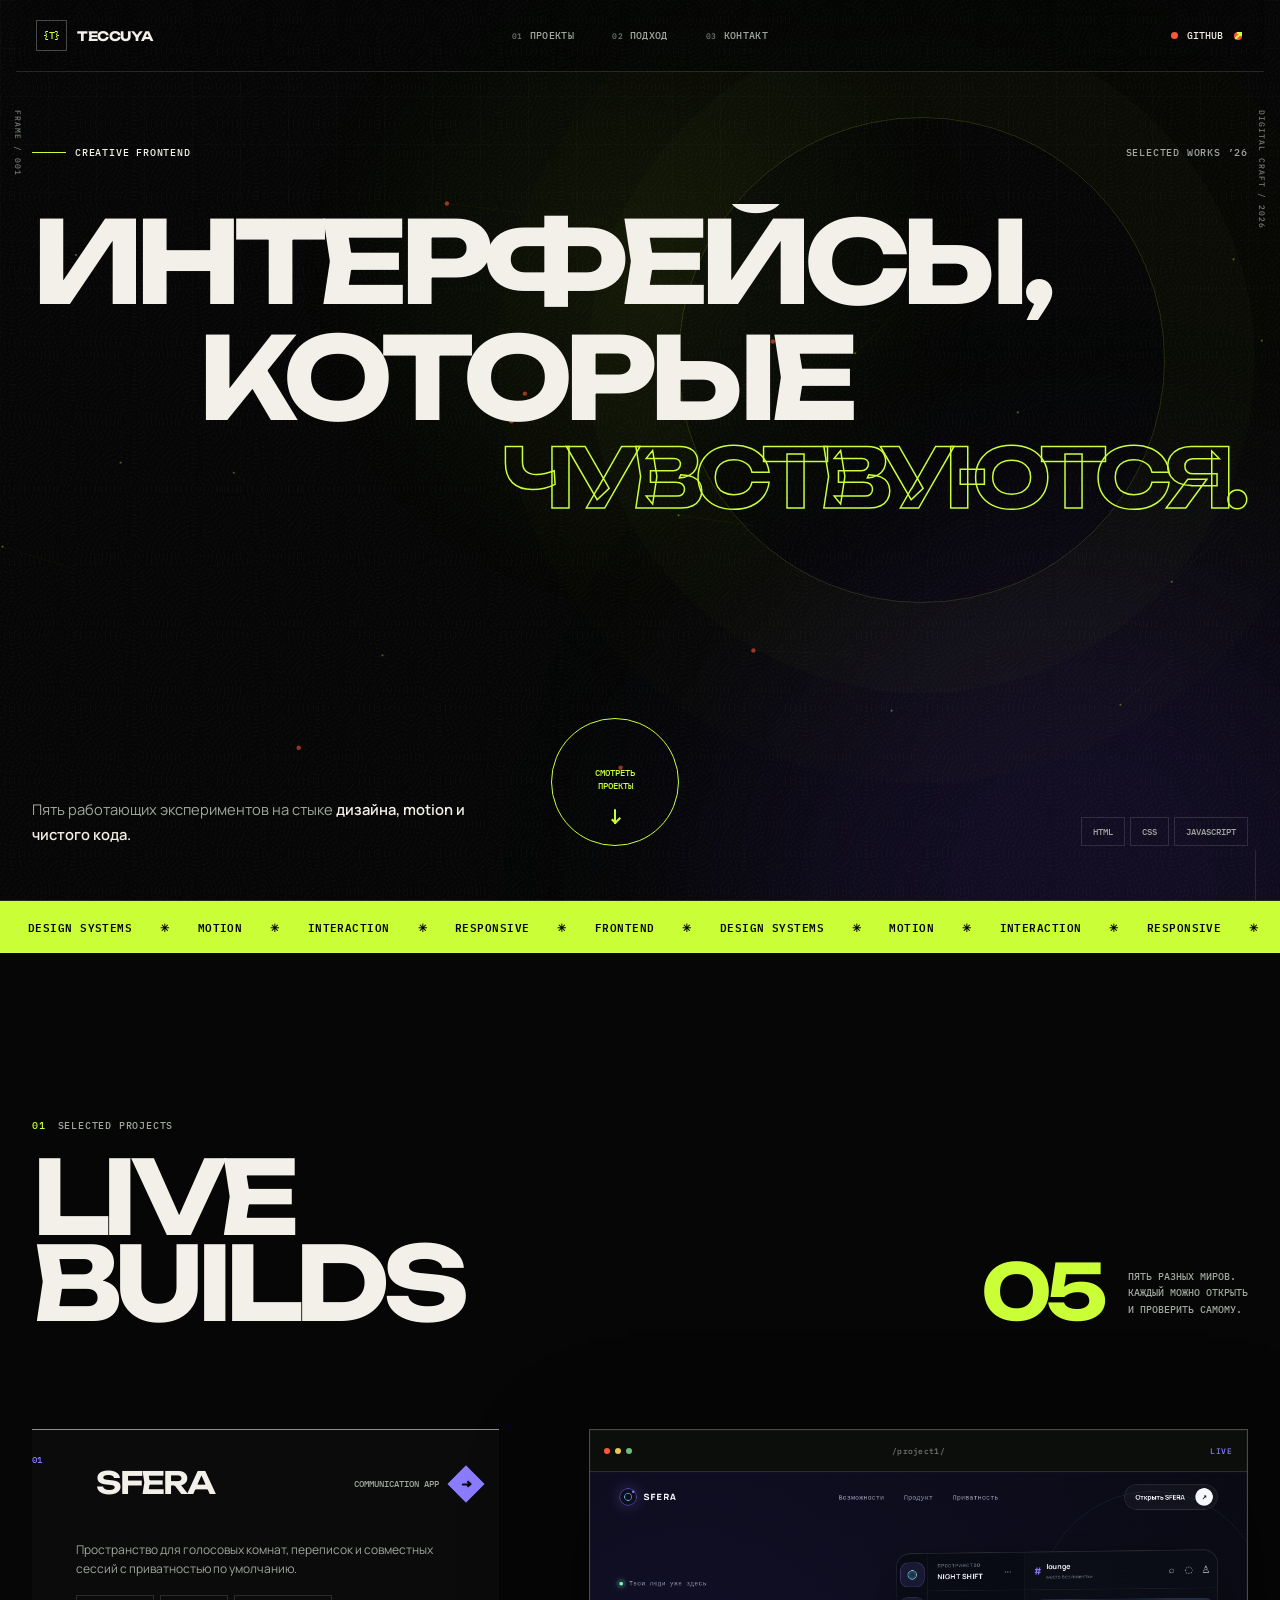
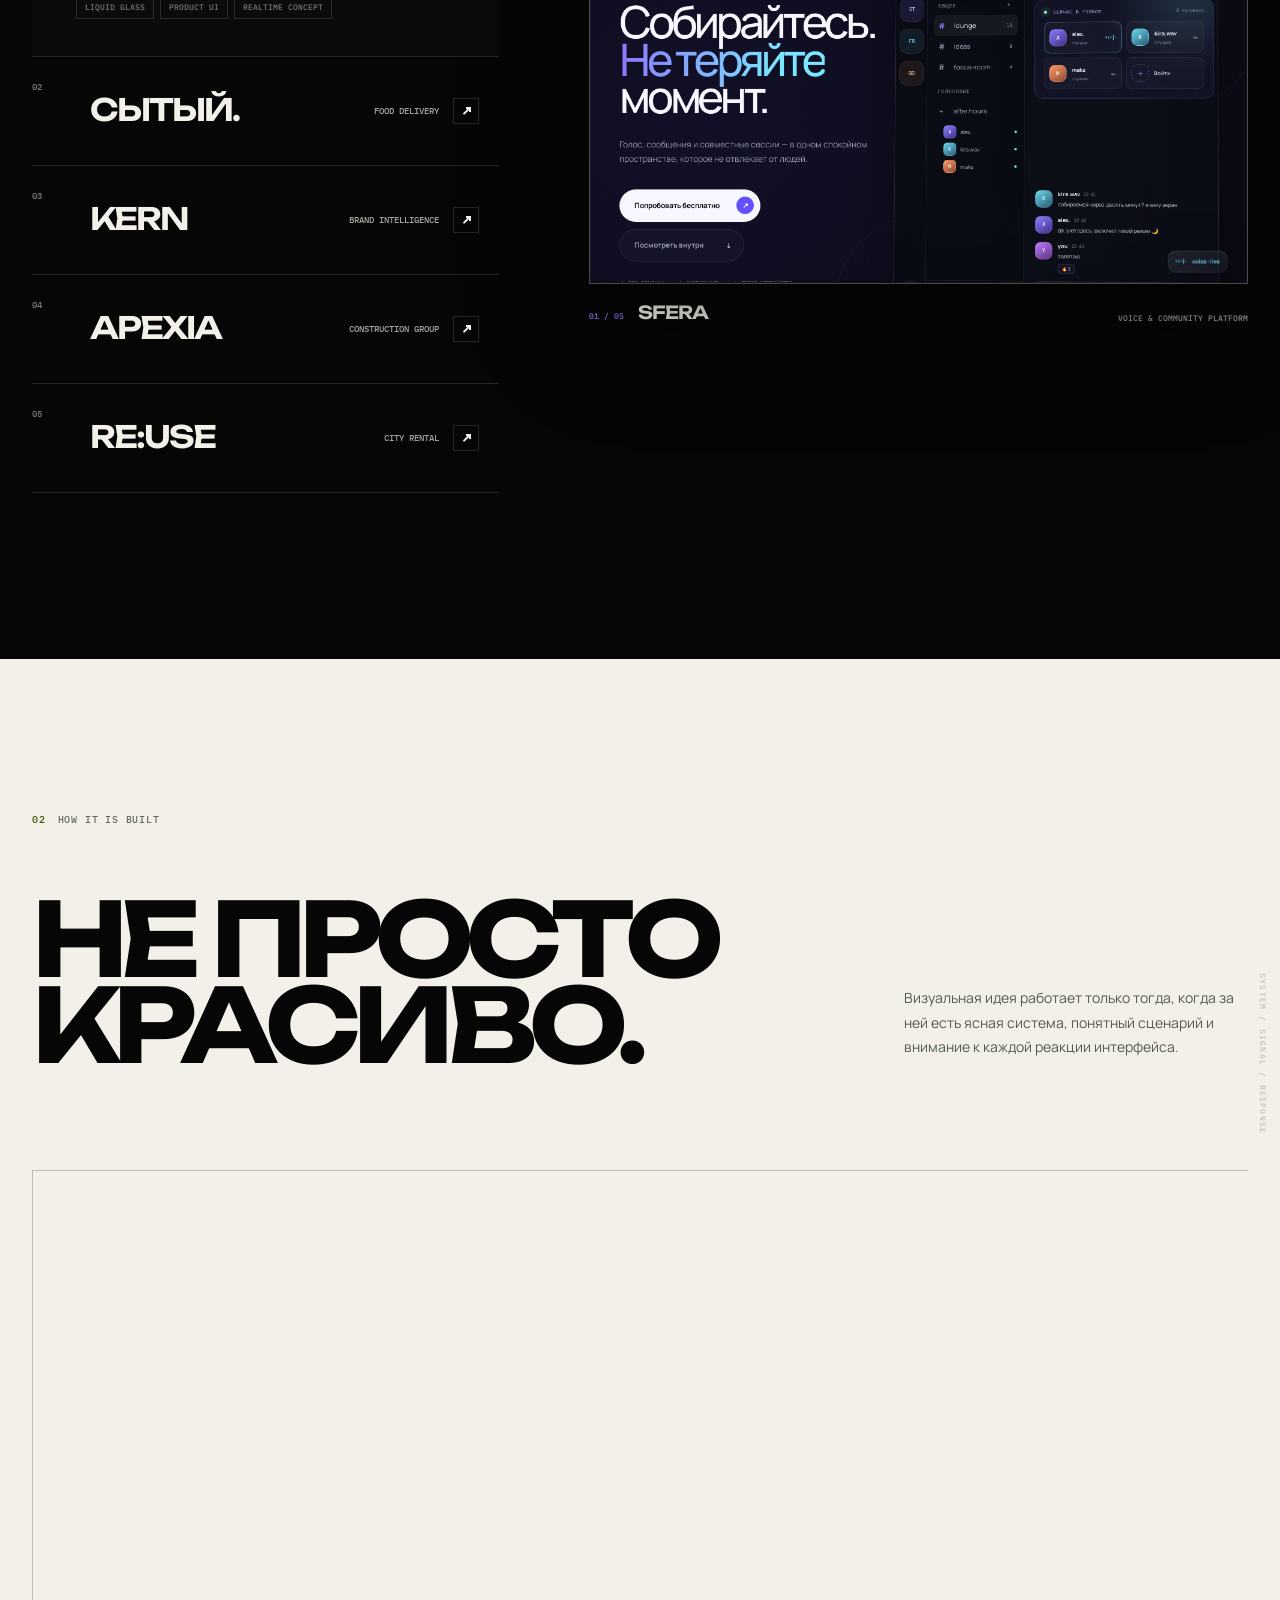
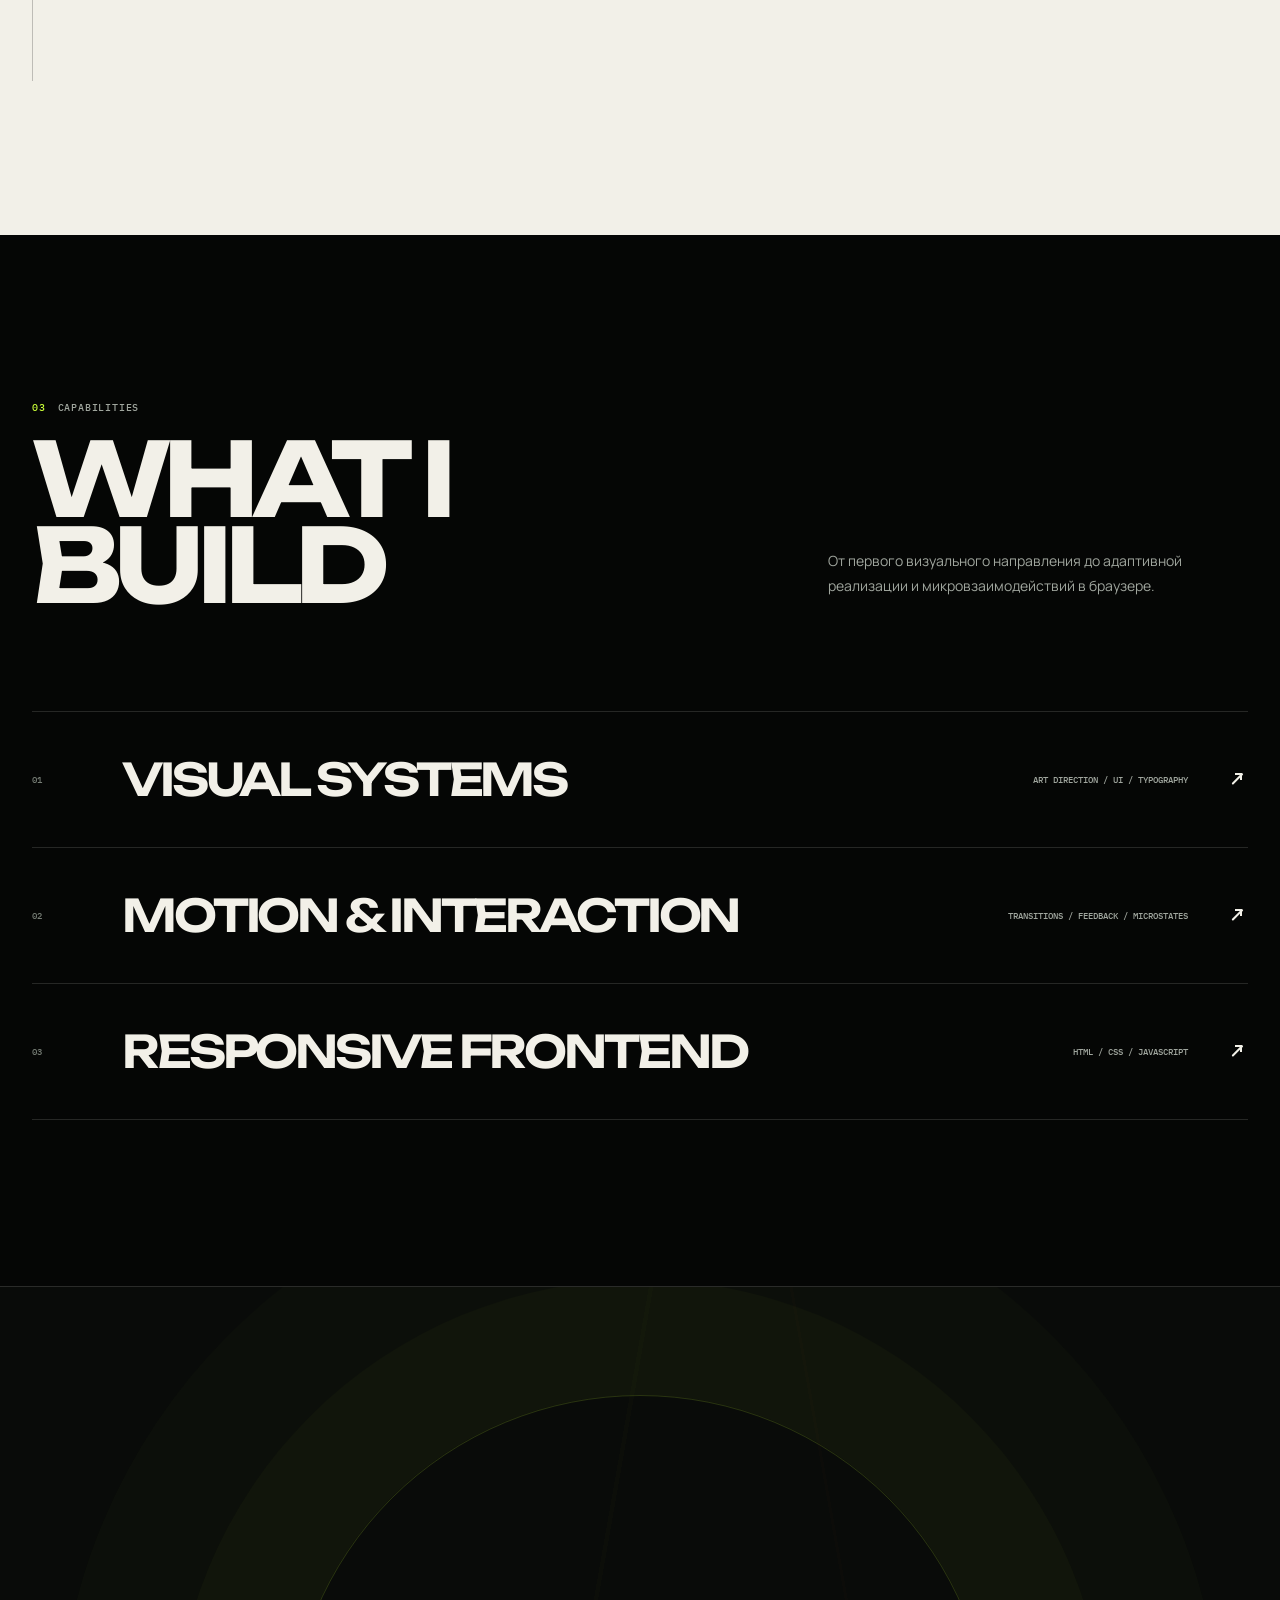
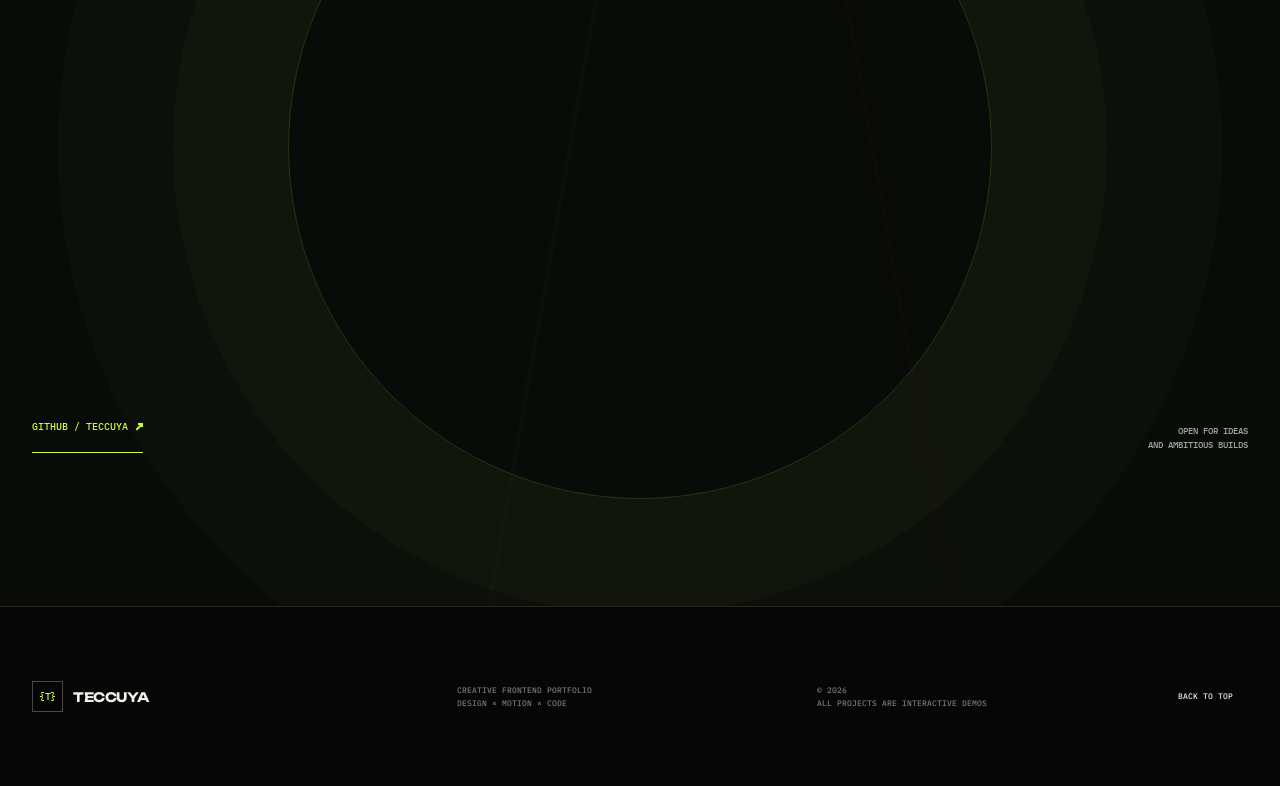
<file: index.html>
<!DOCTYPE html>
<html lang="ru" class="no-js">
<head>
  <meta charset="utf-8">
  <meta name="viewport" content="width=device-width, initial-scale=1">
  <meta name="theme-color" content="#050605">
  <meta name="color-scheme" content="dark">
  <meta name="description" content="TECCUYA — портфолио интерактивных интерфейсов, лендингов и frontend-экспериментов. Пять живых проектов, созданных на HTML, CSS и JavaScript.">
  <meta property="og:type" content="website">
  <meta property="og:locale" content="ru_RU">
  <meta property="og:title" content="TECCUYA — Creative Frontend">
  <meta property="og:description" content="Интерфейсы, которые чувствуются. Пять живых проектов на стыке дизайна, motion и кода.">
  <meta property="og:url" content="https://teccuya.github.io/landings-projects-etc/">
  <meta property="og:image" content="https://teccuya.github.io/landings-projects-etc/og.png">
  <meta property="og:image:width" content="1734">
  <meta property="og:image:height" content="907">
  <meta property="og:image:alt" content="TECCUYA — Creative Frontend">
  <meta name="twitter:card" content="summary_large_image">
  <meta name="twitter:title" content="TECCUYA — Creative Frontend">
  <meta name="twitter:description" content="Интерфейсы, которые чувствуются. Пять живых frontend-проектов.">
  <meta name="twitter:image" content="https://teccuya.github.io/landings-projects-etc/og.png">
  <link rel="canonical" href="https://teccuya.github.io/landings-projects-etc/">
  <link rel="preconnect" href="https://fonts.googleapis.com">
  <link rel="preconnect" href="https://fonts.gstatic.com" crossorigin>
  <link href="https://fonts.googleapis.com/css2?family=IBM+Plex+Mono:wght@400;500;600&family=Manrope:wght@400;500;600;700&family=Unbounded:wght@500;600;700;800&display=swap" rel="stylesheet">
  <link rel="stylesheet" href="./styles.css">
  <title>TECCUYA — Creative Frontend Portfolio</title>
  <script src="./script.js" defer></script>
</head>
<body>
  <a class="skip-link" href="#main">Перейти к содержимому</a>

  <div class="page-progress" aria-hidden="true"><span></span></div>
  <div class="page-wipe" aria-hidden="true"><i></i><i></i><i></i><i></i></div>
  <div class="cursor-dot" aria-hidden="true"></div>
  <div class="cursor-ring" aria-hidden="true"><span>OPEN</span></div>
  <div class="pointer-light" aria-hidden="true"></div>

  <header class="topbar" data-reveal>
    <a class="wordmark" href="#top" aria-label="TECCUYA — в начало">
      <span class="wordmark__mark">{T}</span>
      <span>TECCUYA</span>
    </a>

    <nav class="topbar__nav" aria-label="Основная навигация">
      <a href="#work"><span>01</span> Проекты</a>
      <a href="#approach"><span>02</span> Подход</a>
      <a href="#contact"><span>03</span> Контакт</a>
    </nav>

    <a class="topbar__status" href="https://github.com/teccuya" target="_blank" rel="noreferrer">
      <i aria-hidden="true"></i>
      <span>GitHub</span>
      <b aria-hidden="true"><i class="css-arrow css-arrow--ne"></i></b>
    </a>
  </header>

  <main id="main">
    <section class="hero" id="top" aria-labelledby="hero-title">
      <canvas class="signal-canvas" id="signal-canvas" aria-hidden="true"></canvas>
      <div class="hero__coordinates hero__coordinates--left" aria-hidden="true">FRAME / 001</div>
      <div class="hero__coordinates hero__coordinates--right" aria-hidden="true">DIGITAL CRAFT / 2026</div>

      <div class="hero__content">
        <div class="hero__eyebrow">
          <span>Creative frontend</span>
          <span>Selected works ’26</span>
        </div>

        <h1 class="hero__title" id="hero-title">
          <span class="hero__line"><i>Интерфейсы,</i></span>
          <span class="hero__line hero__line--shift"><i>которые</i></span>
          <span class="hero__line hero__line--accent"><i>чувствуются.</i></span>
        </h1>

        <div class="hero__footer">
          <p class="hero__intro">
            Пять работающих экспериментов на стыке
            <strong>дизайна, motion и чистого кода.</strong>
          </p>

          <a class="round-link" href="#work" data-magnetic>
            <span class="round-link__label">Смотреть<br>проекты</span>
            <span class="css-arrow css-arrow--down" aria-hidden="true"></span>
          </a>

          <ul class="hero__stack">
            <li>HTML</li>
            <li>CSS</li>
            <li>JavaScript</li>
          </ul>
        </div>
      </div>

      <div class="hero__scroll" aria-hidden="true">
        <span></span>
        Scroll to explore
      </div>
    </section>

    <section class="ticker" aria-label="Направления работы">
      <div class="ticker__track">
        <div class="ticker__group">
          <span>DESIGN SYSTEMS</span><i>✳</i>
          <span>MOTION</span><i>✳</i>
          <span>INTERACTION</span><i>✳</i>
          <span>RESPONSIVE</span><i>✳</i>
          <span>FRONTEND</span><i>✳</i>
        </div>
        <div class="ticker__group" aria-hidden="true">
          <span>DESIGN SYSTEMS</span><i>✳</i>
          <span>MOTION</span><i>✳</i>
          <span>INTERACTION</span><i>✳</i>
          <span>RESPONSIVE</span><i>✳</i>
          <span>FRONTEND</span><i>✳</i>
        </div>
      </div>
    </section>

    <section class="work section-shell" id="work" aria-labelledby="work-title">
      <header class="section-heading" data-reveal>
        <div>
          <p class="section-kicker"><span>01</span> Selected projects</p>
          <h2 id="work-title">LIVE<br>BUILDS</h2>
        </div>
        <div class="section-heading__aside">
          <strong>05</strong>
          <p>Пять разных миров.<br>Каждый можно открыть<br>и проверить самому.</p>
        </div>
      </header>

      <div class="work__stage">
        <ul class="project-list" data-reveal>
          <li>
          <a class="project-row project-row--sfera is-active"
             href="./project1/"
             target="_blank"
             rel="noreferrer"
             data-preview="./project1/"
             data-project-name="SFERA"
             data-project-type="Voice &amp; community platform"
             data-project-index="01"
             data-project-accent="#8b7cff">
            <div class="project-row__head">
              <span class="project-row__number">01</span>
              <h3>SFERA</h3>
              <span class="project-row__type">Communication app</span>
              <span class="project-row__arrow" aria-hidden="true"><i class="css-arrow css-arrow--ne"></i></span>
            </div>
            <div class="project-row__reveal">
              <div class="project-row__body">
                <p>Пространство для голосовых комнат, переписок и совместных сессий с приватностью по умолчанию.</p>
                <div class="project-row__tags"><span>Liquid Glass</span><span>Product UI</span><span>Realtime Concept</span></div>
                <span class="project-row__open">Открыть проект <b aria-hidden="true"><i class="css-arrow css-arrow--ne"></i></b></span>
                <div class="project-thumb thumb-sfera" aria-hidden="true">
                  <i class="thumb-sfera__rail"></i>
                  <i class="thumb-sfera__room"></i>
                  <b>STAY IN THE MOMENT</b>
                </div>
              </div>
            </div>
          </a>
          </li>

          <li>
          <a class="project-row project-row--syty"
             href="./project2/"
             target="_blank"
             rel="noreferrer"
             data-preview="./project2/"
             data-project-name="СЫТЫЙ."
             data-project-type="Food delivery experience"
             data-project-index="02"
             data-project-accent="#ff5d36">
            <div class="project-row__head">
              <span class="project-row__number">02</span>
              <h3>СЫТЫЙ.</h3>
              <span class="project-row__type">Food delivery</span>
              <span class="project-row__arrow" aria-hidden="true"><i class="css-arrow css-arrow--ne"></i></span>
            </div>
            <div class="project-row__reveal">
              <div class="project-row__body">
                <p>Экспресс-доставка еды с живым меню, корзиной и характерной визуальной системой.</p>
                <div class="project-row__tags"><span>Foodtech</span><span>E-commerce</span><span>Motion</span></div>
                <span class="project-row__open">Открыть проект <b aria-hidden="true"><i class="css-arrow css-arrow--ne"></i></b></span>
                <div class="project-thumb thumb-syty" aria-hidden="true">
                  <i class="thumb-syty__receipt"><b>СЫТЫЙ.</b><span></span><span></span><span></span></i>
                  <em>20 MIN</em>
                </div>
              </div>
            </div>
          </a>
          </li>

          <li>
          <a class="project-row project-row--kern"
             href="./project3/"
             target="_blank"
             rel="noreferrer"
             data-preview="./project3/"
             data-project-name="KERN"
             data-project-type="Brand intelligence"
             data-project-index="03"
             data-project-accent="#df4b35">
            <div class="project-row__head">
              <span class="project-row__number">03</span>
              <h3>KERN</h3>
              <span class="project-row__type">Brand intelligence</span>
              <span class="project-row__arrow" aria-hidden="true"><i class="css-arrow css-arrow--ne"></i></span>
            </div>
            <div class="project-row__reveal">
              <div class="project-row__body">
                <p>Интерактивная бренд-лаборатория, которая превращает идею в голос, характер и визуальный код.</p>
                <div class="project-row__tags"><span>Branding</span><span>Interactive</span><span>Concept tool</span></div>
                <span class="project-row__open">Открыть проект <b aria-hidden="true"><i class="css-arrow css-arrow--ne"></i></b></span>
                <div class="project-thumb thumb-kern" aria-hidden="true">
                  <i class="thumb-kern__orbit"><b>K</b></i>
                  <span>TONE / VOICE</span>
                </div>
              </div>
            </div>
          </a>
          </li>

          <li>
          <a class="project-row project-row--apexia"
             href="./project4/"
             target="_blank"
             rel="noreferrer"
             data-preview="./project4/"
             data-project-name="APEXIA"
             data-project-type="Construction group"
             data-project-index="04"
             data-project-accent="#55c9ff">
            <div class="project-row__head">
              <span class="project-row__number">04</span>
              <h3>APEXIA</h3>
              <span class="project-row__type">Construction group</span>
              <span class="project-row__arrow" aria-hidden="true"><i class="css-arrow css-arrow--ne"></i></span>
            </div>
            <div class="project-row__reveal">
              <div class="project-row__body">
                <p>Корпоративный сайт международного генподрядчика с проектами, калькулятором и инженерной подачей.</p>
                <div class="project-row__tags"><span>Corporate</span><span>Architecture</span><span>Calculator</span></div>
                <span class="project-row__open">Открыть проект <b aria-hidden="true"><i class="css-arrow css-arrow--ne"></i></b></span>
                <div class="project-thumb thumb-apexia" aria-hidden="true">
                  <i></i><i></i><i></i><i></i>
                  <b>A / 04</b>
                </div>
              </div>
            </div>
          </a>
          </li>

          <li>
          <a class="project-row project-row--reuse"
             href="./project5/"
             target="_blank"
             rel="noreferrer"
             data-preview="./project5/"
             data-project-name="RE:USE"
             data-project-type="Peer-to-peer city rental"
             data-project-index="05"
             data-project-accent="#d9ff45">
            <div class="project-row__head">
              <span class="project-row__number">05</span>
              <h3>RE:USE</h3>
              <span class="project-row__type">City rental</span>
              <span class="project-row__arrow" aria-hidden="true"><i class="css-arrow css-arrow--ne"></i></span>
            </div>
            <div class="project-row__reveal">
              <div class="project-row__body">
                <p>Городской прокат между людьми: поиск, фильтры, избранное и полноценный сценарий бронирования.</p>
                <div class="project-row__tags"><span>Marketplace</span><span>Search</span><span>Booking</span></div>
                <span class="project-row__open">Открыть проект <b aria-hidden="true"><i class="css-arrow css-arrow--ne"></i></b></span>
                <div class="project-thumb thumb-reuse" aria-hidden="true">
                  <i class="thumb-reuse__radar"><span></span></i>
                  <b>RE:USE</b>
                </div>
              </div>
            </div>
          </a>
          </li>
        </ul>

        <aside class="project-preview" aria-label="Живое превью выбранного проекта" data-reveal>
          <div class="preview-frame">
            <div class="preview-chrome">
              <div class="preview-dots" aria-hidden="true"><i></i><i></i><i></i></div>
              <span id="preview-url">/project1/</span>
              <b>LIVE</b>
            </div>
            <div class="preview-viewport">
              <div class="preview-loader" aria-hidden="true">
                <span></span>
                <p>LOADING BUILD</p>
              </div>
              <iframe
                id="project-preview"
                title="Превью проекта SFERA"
                data-src="./project1/"
                tabindex="-1"
                aria-hidden="true"
                loading="lazy"></iframe>
              <div class="preview-scan" aria-hidden="true"></div>
            </div>
          </div>
          <div class="preview-meta">
            <div>
              <span id="preview-index">01 / 05</span>
              <strong id="preview-name">SFERA</strong>
            </div>
            <p id="preview-type">Voice &amp; community platform</p>
          </div>
        </aside>
      </div>
    </section>

    <section class="approach" id="approach" aria-labelledby="approach-title">
      <div class="section-shell">
        <header class="approach__header" data-reveal>
          <p class="section-kicker section-kicker--dark"><span>02</span> How it is built</p>
          <h2 id="approach-title">НЕ ПРОСТО<br>КРАСИВО.</h2>
          <p>Визуальная идея работает только тогда, когда за ней есть ясная система, понятный сценарий и внимание к каждой реакции интерфейса.</p>
        </header>

        <div class="principles">
          <article class="principle" data-reveal>
            <span>01 / CHARACTER</span>
            <h3>Сначала<br>характер.</h3>
            <p>У каждого проекта — собственный голос, ритм и визуальный язык. Никакого ощущения «ещё одного шаблона».</p>
            <i aria-hidden="true">Aa</i>
          </article>
          <article class="principle principle--dark" data-reveal>
            <span>02 / SYSTEM</span>
            <h3>Потом<br>система.</h3>
            <p>Сетка, типографика и компоненты держат интерфейс собранным на любом экране — от телефона до широкого desktop.</p>
            <i aria-hidden="true">12</i>
          </article>
          <article class="principle principle--signal" data-reveal>
            <span>03 / MOTION</span>
            <h3>И только<br>затем эффект.</h3>
            <p>Анимация направляет внимание и объясняет действие. Она не мешает контенту и умеет отключаться.</p>
            <i class="principle__arrow" aria-hidden="true"></i>
          </article>
        </div>
      </div>
    </section>

    <section class="capabilities section-shell" aria-labelledby="capabilities-title">
      <header class="section-heading section-heading--compact" data-reveal>
        <div>
          <p class="section-kicker"><span>03</span> Capabilities</p>
          <h2 id="capabilities-title">WHAT I<br>BUILD</h2>
        </div>
        <p class="capabilities__intro">От первого визуального направления до адаптивной реализации и микровзаимодействий в браузере.</p>
      </header>

      <div class="capability-list" data-reveal>
        <article>
          <span>01</span>
          <h3>Visual systems</h3>
          <p>Art direction / UI / Typography</p>
          <b aria-hidden="true"><i class="css-arrow css-arrow--ne"></i></b>
        </article>
        <article>
          <span>02</span>
          <h3>Motion &amp; interaction</h3>
          <p>Transitions / Feedback / Microstates</p>
          <b aria-hidden="true"><i class="css-arrow css-arrow--ne"></i></b>
        </article>
        <article>
          <span>03</span>
          <h3>Responsive frontend</h3>
          <p>HTML / CSS / JavaScript</p>
          <b aria-hidden="true"><i class="css-arrow css-arrow--ne"></i></b>
        </article>
      </div>
    </section>

    <section class="contact" id="contact" aria-labelledby="contact-title">
      <div class="contact__noise" aria-hidden="true"></div>
      <div class="contact__top" data-reveal>
        <p class="section-kicker"><span>04</span> Next build</p>
        <p>Есть идея, которой нужен<br>сильный цифровой образ?</p>
      </div>

      <h2 id="contact-title" data-reveal>
        <span>ДАВАЙ</span>
        <a href="https://github.com/teccuya" target="_blank" rel="noreferrer" data-magnetic>
          СДЕЛАЕМ<span aria-hidden="true"><i class="css-arrow css-arrow--ne"></i></span>
        </a>
        <span>ЕЁ ГРОМЧЕ.</span>
      </h2>

      <div class="contact__footer">
        <a href="https://github.com/teccuya" target="_blank" rel="noreferrer">GITHUB / TECCUYA <i class="css-arrow css-arrow--ne" aria-hidden="true"></i></a>
        <p>Open for ideas<br>and ambitious builds</p>
      </div>
    </section>
  </main>

  <footer class="footer">
    <a class="wordmark" href="#top"><span class="wordmark__mark">{T}</span><span>TECCUYA</span></a>
    <p>Creative frontend portfolio<br>Design × Motion × Code</p>
    <p>© <span id="year">2026</span><br>All projects are interactive demos</p>
    <a href="#top">Back to top <i class="css-arrow css-arrow--up" aria-hidden="true"></i></a>
  </footer>

  <noscript>
    <div class="noscript">JavaScript выключен, но все проекты всё равно доступны по ссылкам выше.</div>
  </noscript>
</body>
</html>
</file>
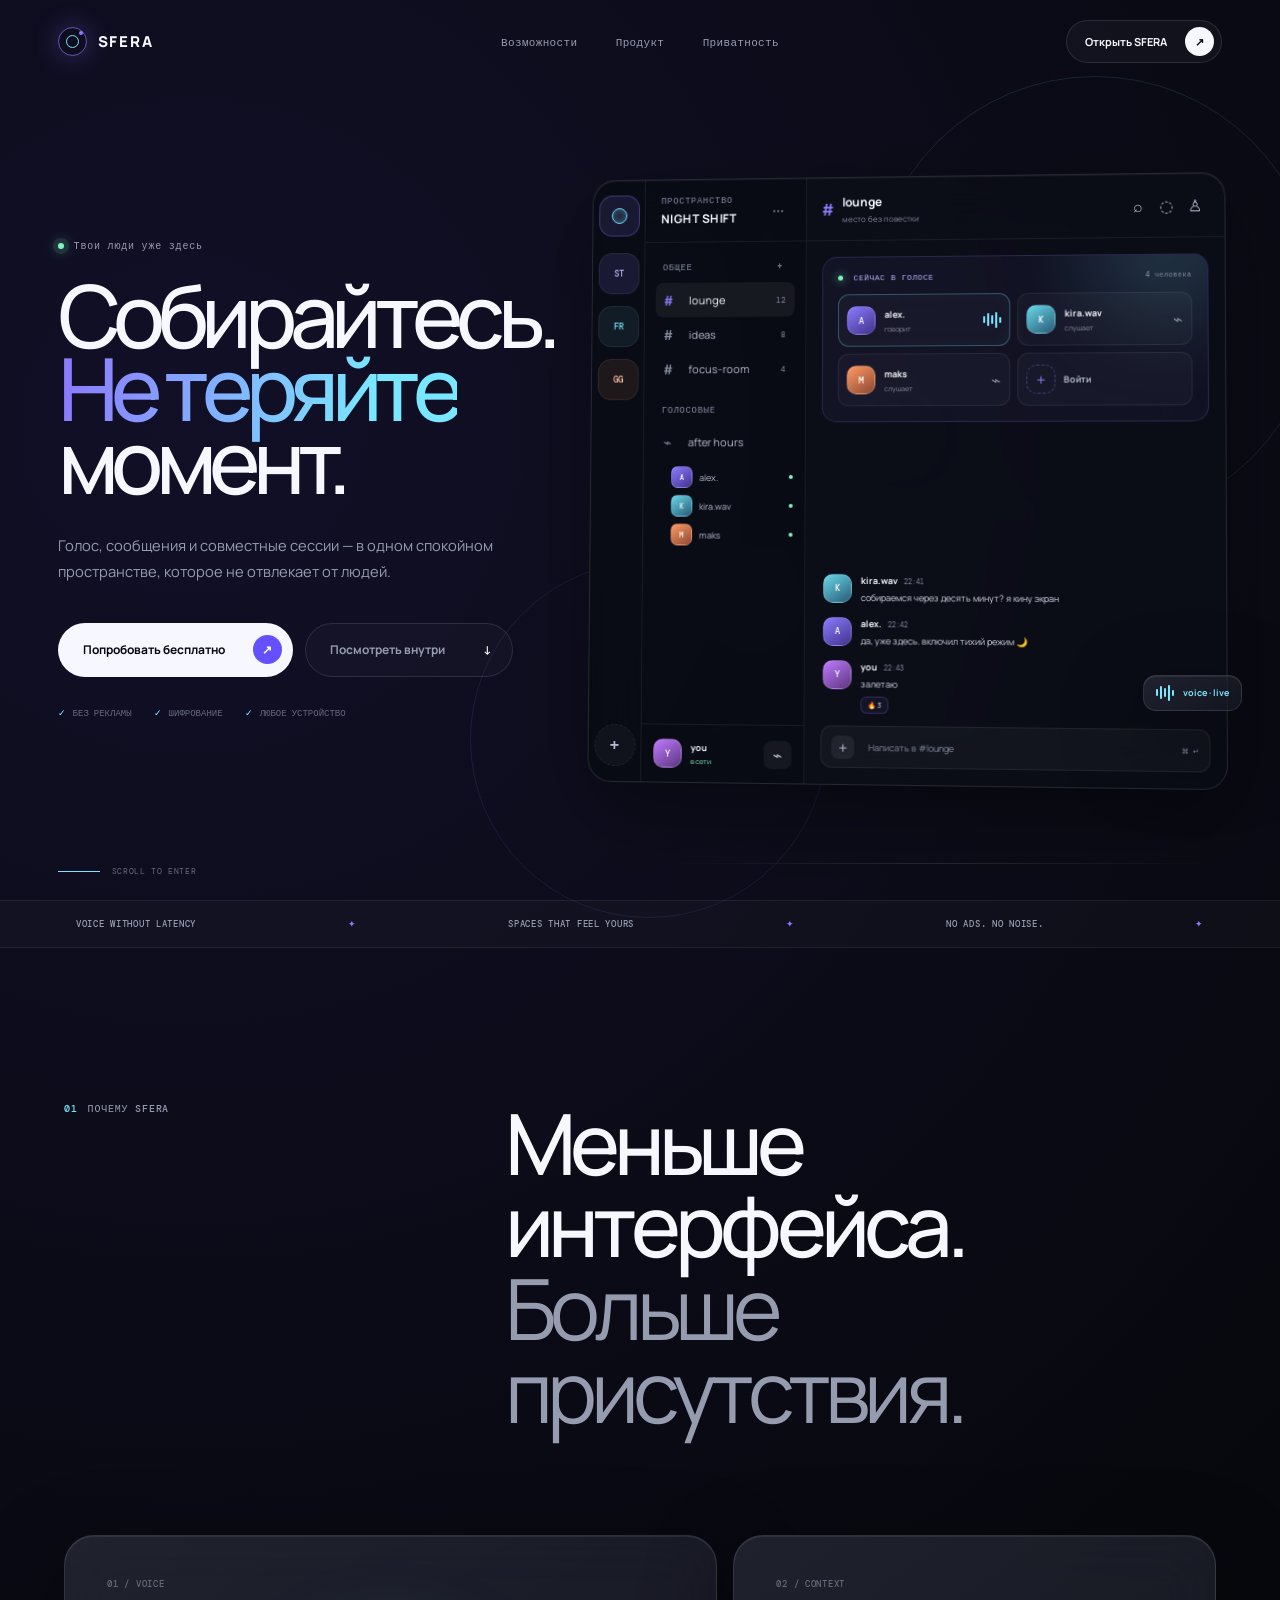
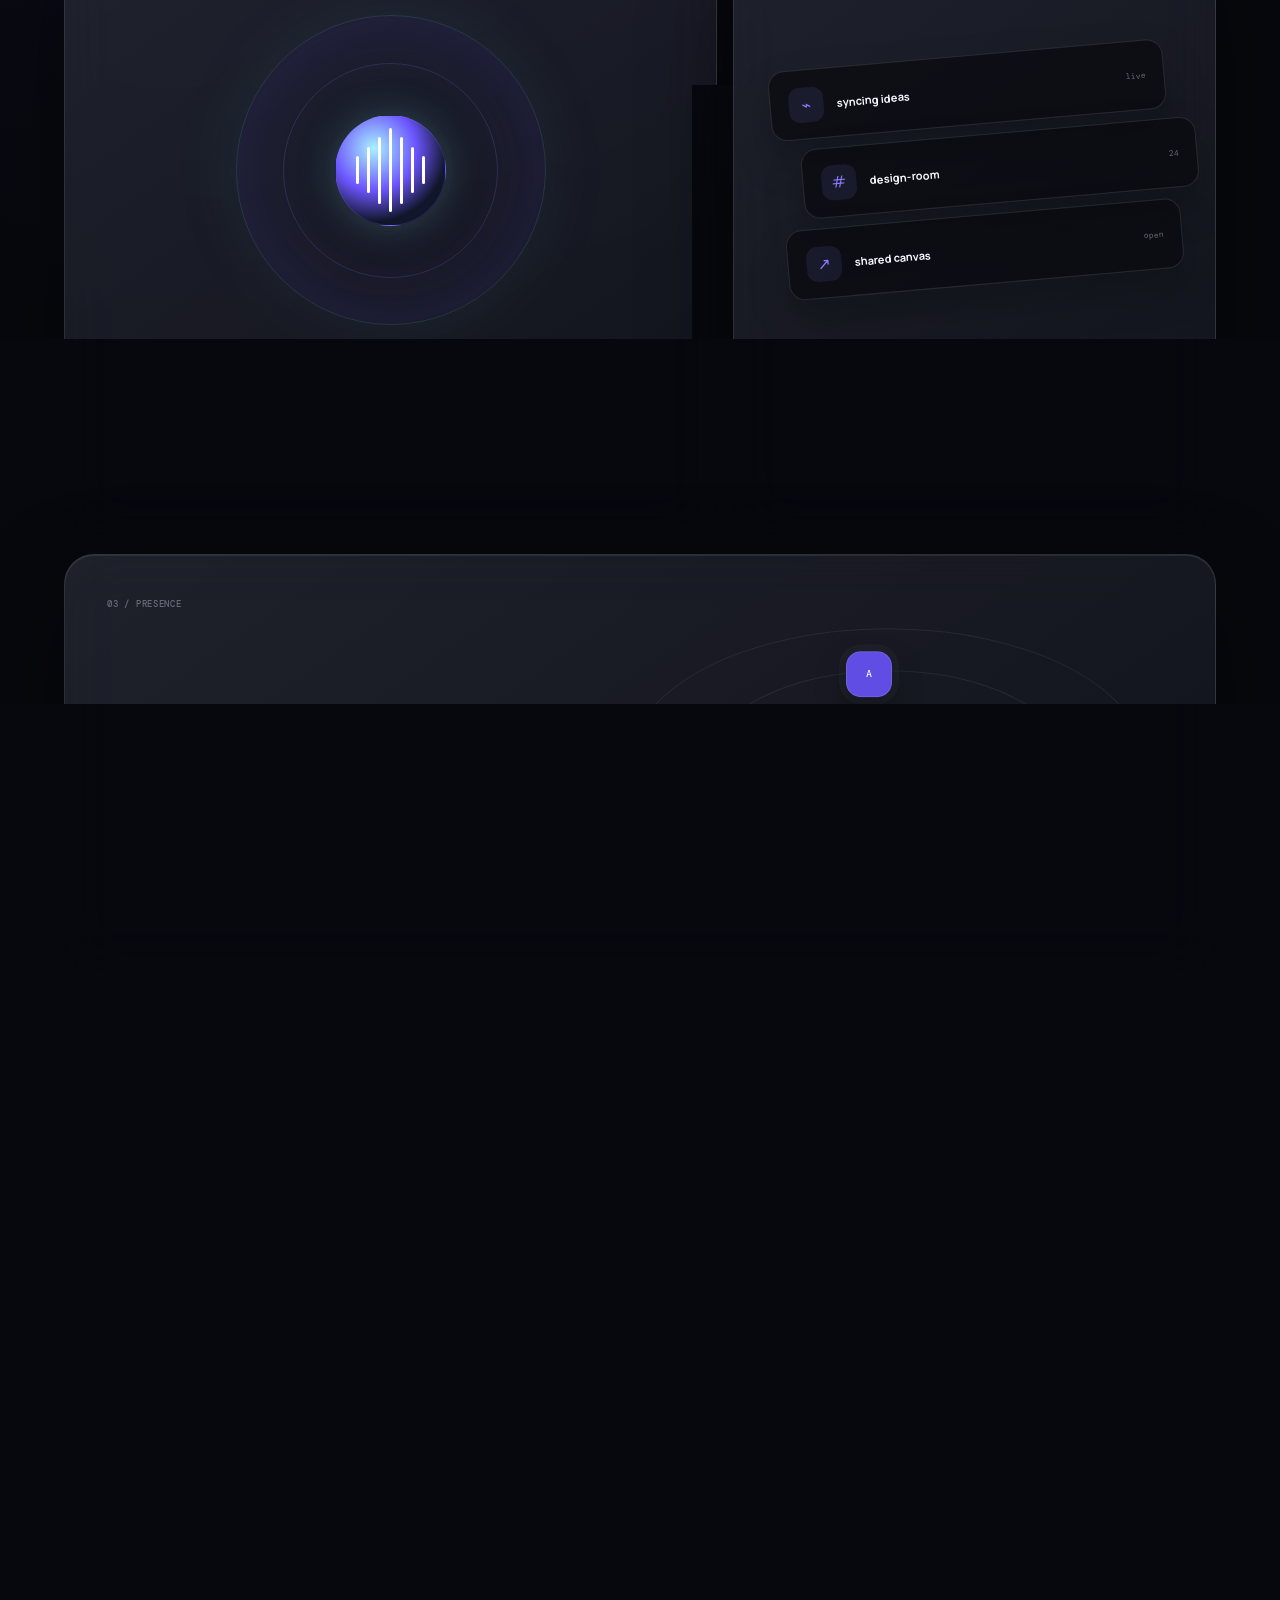
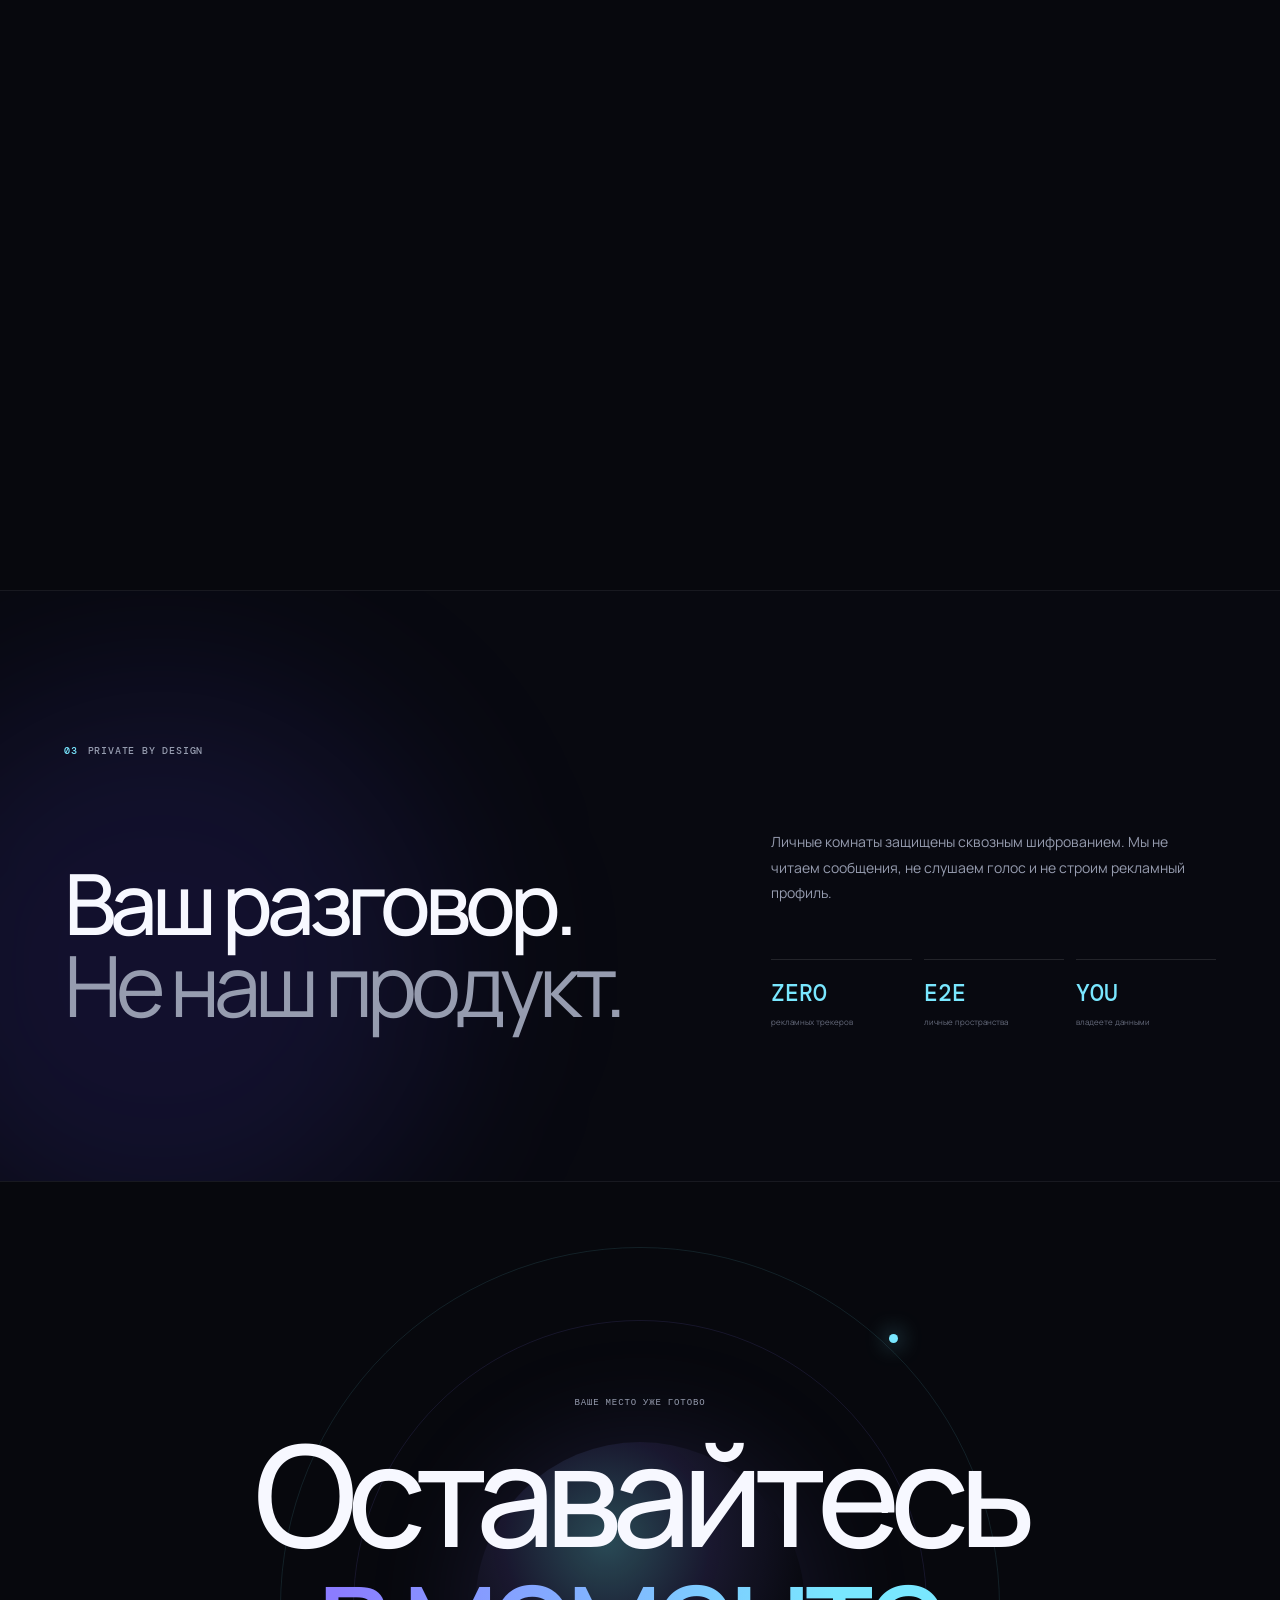
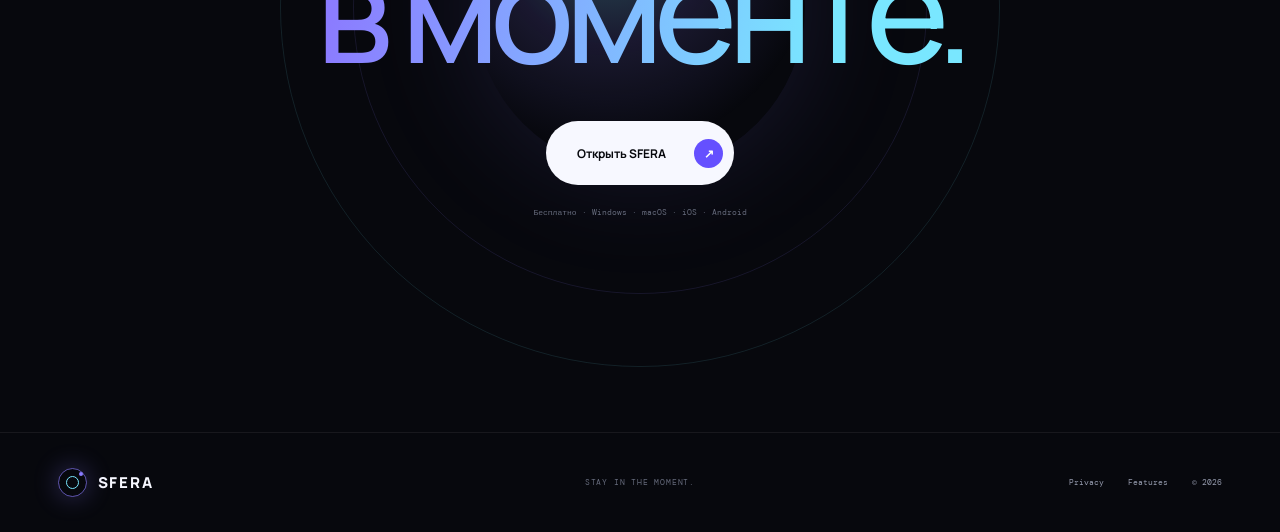
<file: project1/index.html>
<!DOCTYPE html>
<html lang="ru" class="no-js">
  <head>
    <meta charset="UTF-8">
    <meta name="viewport" content="width=device-width, initial-scale=1">
    <meta name="theme-color" content="#07080d">
    <meta
      name="description"
      content="SFERA — пространства для голоса, чатов и совместных моментов."
    >
    <meta property="og:title" content="SFERA — stay in the moment">
    <meta
      property="og:description"
      content="Голос, чат и совместные сессии в одном спокойном пространстве."
    >
    <meta property="og:image" content="./og.png">
    <meta property="og:type" content="website">
    <meta name="twitter:card" content="summary_large_image">
    <title>SFERA — пространство для своих</title>
    <link rel="preconnect" href="https://fonts.googleapis.com">
    <link rel="preconnect" href="https://fonts.gstatic.com" crossorigin>
    <link
      href="https://fonts.googleapis.com/css2?family=DM+Mono:wght@400;500&family=Manrope:wght@400;500;600;700;800&display=swap"
      rel="stylesheet"
    >
    <link rel="stylesheet" href="./styles.css">
    <script src="./script.js" defer></script>
  </head>
  <body>
    <a class="skip-link" href="#main">К содержанию</a>
    <div class="aurora aurora--one" aria-hidden="true"></div>
    <div class="aurora aurora--two" aria-hidden="true"></div>

    <header class="site-header" data-header>
      <a class="brand" href="#top" aria-label="SFERA — на главную">
        <span class="brand__mark" aria-hidden="true"><i></i></span>
        <span>SFERA</span>
      </a>

      <button class="nav-toggle" type="button" aria-expanded="false" aria-controls="site-nav">
        <span></span><span></span>
        <span class="sr-only">Открыть меню</span>
      </button>

      <nav class="site-nav" id="site-nav" aria-label="Основная навигация">
        <a href="#possibilities">Возможности</a>
        <a href="#product">Продукт</a>
        <a href="#privacy">Приватность</a>
      </nav>

      <a class="header-action" href="#download">
        Открыть SFERA
        <span aria-hidden="true">↗</span>
      </a>
    </header>

    <main id="main">
      <section class="hero" id="top">
        <div class="hero__copy" data-reveal>
          <div class="eyebrow">
            <span class="live-dot"></span>
            Твои люди уже здесь
          </div>
          <h1>
            Собирайтесь.<br>
            <span>Не теряйте</span><br>
            момент.
          </h1>
          <p class="hero__lead">
            Голос, сообщения и совместные сессии — в одном спокойном
            пространстве, которое не отвлекает от людей.
          </p>
          <div class="hero__actions">
            <a class="button button--primary" href="#download">
              Попробовать бесплатно
              <span aria-hidden="true">↗</span>
            </a>
            <a class="button button--ghost" href="#product">
              Посмотреть внутри
              <span aria-hidden="true">↓</span>
            </a>
          </div>
          <div class="hero__proof">
            <span>Без рекламы</span>
            <span>Шифрование</span>
            <span>Любое устройство</span>
          </div>
        </div>

        <div class="hero__visual" data-reveal>
          <div class="orbital orbital--one" aria-hidden="true"></div>
          <div class="orbital orbital--two" aria-hidden="true"></div>
          <div class="float-note float-note--one glass" aria-hidden="true">
            <span class="mini-avatar mini-avatar--cyan">M</span>
            <div><b>Мила подключилась</b><small>только что</small></div>
          </div>
          <div class="float-note float-note--two glass" aria-hidden="true">
            <span class="wave-mini"><i></i><i></i><i></i><i></i><i></i></span>
            <b>voice · live</b>
          </div>

          <div class="app-shell glass" data-app-shell>
            <aside class="space-rail" aria-label="Пространства">
              <button class="space-logo is-active" type="button" aria-label="SFERA home">
                <span></span>
              </button>
              <button class="space-icon space-icon--violet" type="button" aria-label="Studio">ST</button>
              <button class="space-icon space-icon--cyan" type="button" aria-label="Friends">FR</button>
              <button class="space-icon space-icon--orange" type="button" aria-label="Games">GG</button>
              <button class="space-add" type="button" aria-label="Добавить пространство">+</button>
            </aside>

            <aside class="channel-panel" aria-label="Каналы пространства">
              <div class="channel-panel__top">
                <div>
                  <small>ПРОСТРАНСТВО</small>
                  <strong>NIGHT SHIFT</strong>
                </div>
                <button type="button" aria-label="Настройки пространства">···</button>
              </div>
              <div class="channel-group">
                <p>ОБЩЕЕ <button type="button" aria-label="Добавить канал">+</button></p>
                <button class="channel is-active" type="button" data-room="lounge">
                  <span>#</span> lounge <i>12</i>
                </button>
                <button class="channel" type="button" data-room="ideas">
                  <span>#</span> ideas <i>8</i>
                </button>
                <button class="channel" type="button" data-room="focus">
                  <span>#</span> focus-room <i>4</i>
                </button>
              </div>
              <div class="channel-group channel-group--voice">
                <p>ГОЛОСОВЫЕ</p>
                <button class="channel" type="button">
                  <span>⌁</span> after hours
                </button>
                <div class="voice-users">
                  <span><i class="avatar avatar--one">A</i> alex. <b></b></span>
                  <span><i class="avatar avatar--two">K</i> kira.wav <b></b></span>
                  <span><i class="avatar avatar--three">M</i> maks <b></b></span>
                </div>
              </div>
              <div class="profile-card">
                <i class="avatar avatar--four">Y</i>
                <span><strong>you</strong><small>в сети</small></span>
                <button type="button" aria-label="Микрофон">⌁</button>
              </div>
            </aside>

            <section class="room">
              <header class="room__header">
                <div>
                  <span class="room__hash">#</span>
                  <div><strong data-room-title>lounge</strong><small data-room-subtitle>место без повестки</small></div>
                </div>
                <div class="room__actions">
                  <button type="button" aria-label="Найти">⌕</button>
                  <button type="button" aria-label="Уведомления">◌</button>
                  <button type="button" aria-label="Участники">♙</button>
                </div>
              </header>

              <div class="room__content">
                <div class="now-card">
                  <div class="now-card__glow" aria-hidden="true"></div>
                  <div class="now-card__top">
                    <span><i></i> СЕЙЧАС В ГОЛОСЕ</span>
                    <small data-listener-count>4 человека</small>
                  </div>
                  <div class="speaker-grid">
                    <div class="speaker is-speaking">
                      <i class="avatar avatar--one">A</i>
                      <span><b>alex.</b><small>говорит</small></span>
                      <div class="wave"><i></i><i></i><i></i><i></i><i></i></div>
                    </div>
                    <div class="speaker">
                      <i class="avatar avatar--two">K</i>
                      <span><b>kira.wav</b><small>слушает</small></span>
                      <em>⌁</em>
                    </div>
                    <div class="speaker">
                      <i class="avatar avatar--three">M</i>
                      <span><b>maks</b><small>слушает</small></span>
                      <em>⌁</em>
                    </div>
                    <button class="join-voice" type="button" data-join>
                      <span>+</span>
                      <b>Войти</b>
                    </button>
                  </div>
                </div>

                <div class="messages" aria-live="polite" data-messages>
                  <article class="message">
                    <i class="avatar avatar--two">K</i>
                    <div>
                      <p><strong>kira.wav</strong><time>22:41</time></p>
                      <span>собираемся через десять минут? я кину экран</span>
                    </div>
                  </article>
                  <article class="message">
                    <i class="avatar avatar--one">A</i>
                    <div>
                      <p><strong>alex.</strong><time>22:42</time></p>
                      <span>да, уже здесь. включил тихий режим 🌙</span>
                    </div>
                  </article>
                  <article class="message message--reaction">
                    <i class="avatar avatar--four">Y</i>
                    <div>
                      <p><strong>you</strong><time>22:43</time></p>
                      <span>залетаю</span>
                      <button type="button" aria-label="Реакция огонь">🔥 3</button>
                    </div>
                  </article>
                </div>

                <form class="composer" data-composer>
                  <button type="button" aria-label="Добавить вложение">+</button>
                  <label class="sr-only" for="message">Сообщение</label>
                  <input id="message" type="text" placeholder="Написать в #lounge" autocomplete="off">
                  <span>⌘ ↵</span>
                  <button class="sr-only" type="submit">Отправить сообщение</button>
                </form>
              </div>
            </section>

            <aside class="people-panel" aria-label="Участники пространства">
              <div class="people-panel__head"><span>В СЕТИ · 5</span><button type="button" aria-label="Пригласить участника">+</button></div>
              <div class="person">
                <i class="avatar avatar--one">A</i><span><b>alex.</b><small>В эфире</small></span><em></em>
              </div>
              <div class="person">
                <i class="avatar avatar--two">K</i><span><b>kira.wav</b><small>Figma</small></span><em></em>
              </div>
              <div class="person">
                <i class="avatar avatar--three">M</i><span><b>maks</b><small>Слушает</small></span><em></em>
              </div>
              <div class="person">
                <i class="avatar avatar--five">L</i><span><b>lena</b><small>На связи</small></span><em></em>
              </div>
              <div class="people-panel__invite">
                <span>+</span><b>Позвать<br>своих</b>
              </div>
            </aside>
          </div>
        </div>

        <div class="hero__scroll" aria-hidden="true"><span></span> SCROLL TO ENTER</div>
      </section>

      <div class="signal-line" aria-hidden="true">
        <div class="signal-line__track">
          <div class="signal-line__group">
            <span>VOICE WITHOUT LATENCY</span><i>✦</i>
            <span>SPACES THAT FEEL YOURS</span><i>✦</i>
            <span>NO ADS. NO NOISE.</span><i>✦</i>
          </div>
          <div class="signal-line__group">
            <span>VOICE WITHOUT LATENCY</span><i>✦</i>
            <span>SPACES THAT FEEL YOURS</span><i>✦</i>
            <span>NO ADS. NO NOISE.</span><i>✦</i>
          </div>
        </div>
      </div>

      <section class="possibilities section" id="possibilities">
        <header class="section-head" data-reveal>
          <p><span>01</span> ПОЧЕМУ SFERA</p>
          <h2>Меньше интерфейса.<br><em>Больше присутствия.</em></h2>
        </header>

        <div class="bento">
          <article class="feature feature--voice glass" data-reveal>
            <div class="feature__index">01 / VOICE</div>
            <div class="voice-orb" aria-hidden="true">
              <i></i><i></i><i></i><i></i><i></i><i></i><i></i>
            </div>
            <div class="feature__copy">
              <h3>Голос, который<br>не мешает разговору</h3>
              <p>Чистый звук, мгновенное подключение и тихий режим для долгих ночных сессий.</p>
            </div>
          </article>

          <article class="feature feature--context glass" data-reveal>
            <div class="feature__index">02 / CONTEXT</div>
            <div class="context-stack" aria-hidden="true">
              <div><span>⌁</span><b>syncing ideas</b><i>live</i></div>
              <div><span>#</span><b>design-room</b><i>24</i></div>
              <div><span>↗</span><b>shared canvas</b><i>open</i></div>
            </div>
            <div class="feature__copy">
              <h3>Контекст остаётся<br>на месте</h3>
              <p>Сообщения, файлы и созвоны живут вместе — ничего не приходится искать.</p>
            </div>
          </article>

          <article class="feature feature--presence glass" data-reveal>
            <div class="feature__index">03 / PRESENCE</div>
            <div class="presence-map" aria-hidden="true">
              <span class="presence-node presence-node--a">A</span>
              <span class="presence-node presence-node--b">K</span>
              <span class="presence-node presence-node--c">M</span>
              <span class="presence-node presence-node--d">Y</span>
              <i></i><i></i><i></i>
            </div>
            <div class="feature__copy">
              <h3>Рядом, даже если<br>далеко</h3>
              <p>Заходи в комнату без звонка. Как будто просто сел рядом со своими.</p>
            </div>
          </article>
        </div>
      </section>

      <section class="product section" id="product">
        <div class="product__copy" data-reveal>
          <p class="section-label"><span>02</span> ОДНО МЕСТО</p>
          <h2>Комната меняется<br>вместе с вами.</h2>
          <p>
            Сегодня — быстрый созвон. Завтра — просмотр фильма. На выходных —
            общая доска и музыка до утра. SFERA остаётся знакомой, но не стоит на месте.
          </p>
          <ul>
            <li><span>01</span> Совместный экран до 4K</li>
            <li><span>02</span> Пространственный звук</li>
            <li><span>03</span> Канвас и быстрые заметки</li>
            <li><span>04</span> Режим «не беспокоить»</li>
          </ul>
        </div>

        <div class="product__stage" data-reveal>
          <div class="stage-orbit" aria-hidden="true"></div>
          <div class="session-card session-card--main glass">
            <div class="session-card__top"><span><i></i> AFTER HOURS</span><small>03:18:42</small></div>
            <div class="session-people">
              <span class="avatar avatar--one">A</span>
              <span class="avatar avatar--two">K</span>
              <span class="avatar avatar--three">M</span>
              <span class="avatar avatar--four">Y</span>
            </div>
            <div class="session-wave" aria-hidden="true">
              <i></i><i></i><i></i><i></i><i></i><i></i><i></i><i></i><i></i><i></i><i></i><i></i>
            </div>
            <div class="session-controls">
              <button type="button" data-control="mic" aria-pressed="false">⌁</button>
              <button type="button" data-control="video" aria-pressed="false">□</button>
              <button type="button" data-control="share" aria-pressed="false">↗</button>
              <button class="session-leave" type="button" aria-label="Покинуть комнату">×</button>
            </div>
          </div>
          <div class="session-card session-card--note glass">
            <small>КИРА · 22:48</small>
            <p>это надо оставить именно так</p>
            <span>💜 4</span>
          </div>
          <div class="session-card session-card--media glass">
            <div class="media-art"><i></i></div>
            <div><small>СЛУШАЕМ ВМЕСТЕ</small><b>soft static</b><span>2:14 — 4:08</span></div>
          </div>
        </div>
      </section>

      <section class="privacy section" id="privacy">
        <div class="privacy__glow" aria-hidden="true"></div>
        <p class="section-label" data-reveal><span>03</span> PRIVATE BY DESIGN</p>
        <div class="privacy__grid">
          <h2 data-reveal>Ваш разговор.<br><em>Не наш продукт.</em></h2>
          <div class="privacy__copy" data-reveal>
            <p>
              Личные комнаты защищены сквозным шифрованием. Мы не читаем
              сообщения, не слушаем голос и не строим рекламный профиль.
            </p>
            <div class="privacy__facts">
              <span><b>ZERO</b><small>рекламных трекеров</small></span>
              <span><b>E2E</b><small>личные пространства</small></span>
              <span><b>YOU</b><small>владеете данными</small></span>
            </div>
          </div>
        </div>
      </section>

      <section class="download section" id="download">
        <div class="download__orb" aria-hidden="true"><i></i></div>
        <div class="download__content" data-reveal>
          <p>ВАШЕ МЕСТО УЖЕ ГОТОВО</p>
          <h2>Оставайтесь<br><span>в моменте.</span></h2>
          <a class="button button--primary button--large" href="#top" data-download>
            Открыть SFERA
            <span aria-hidden="true">↗</span>
          </a>
          <small>Бесплатно · Windows · macOS · iOS · Android</small>
        </div>
      </section>
    </main>

    <footer class="footer">
      <a class="brand" href="#top"><span class="brand__mark"><i></i></span><span>SFERA</span></a>
      <p>STAY IN THE MOMENT.</p>
      <div><a href="#privacy">Privacy</a><a href="#possibilities">Features</a><span>© <b data-year>2026</b></span></div>
    </footer>
  </body>
</html>
</file>
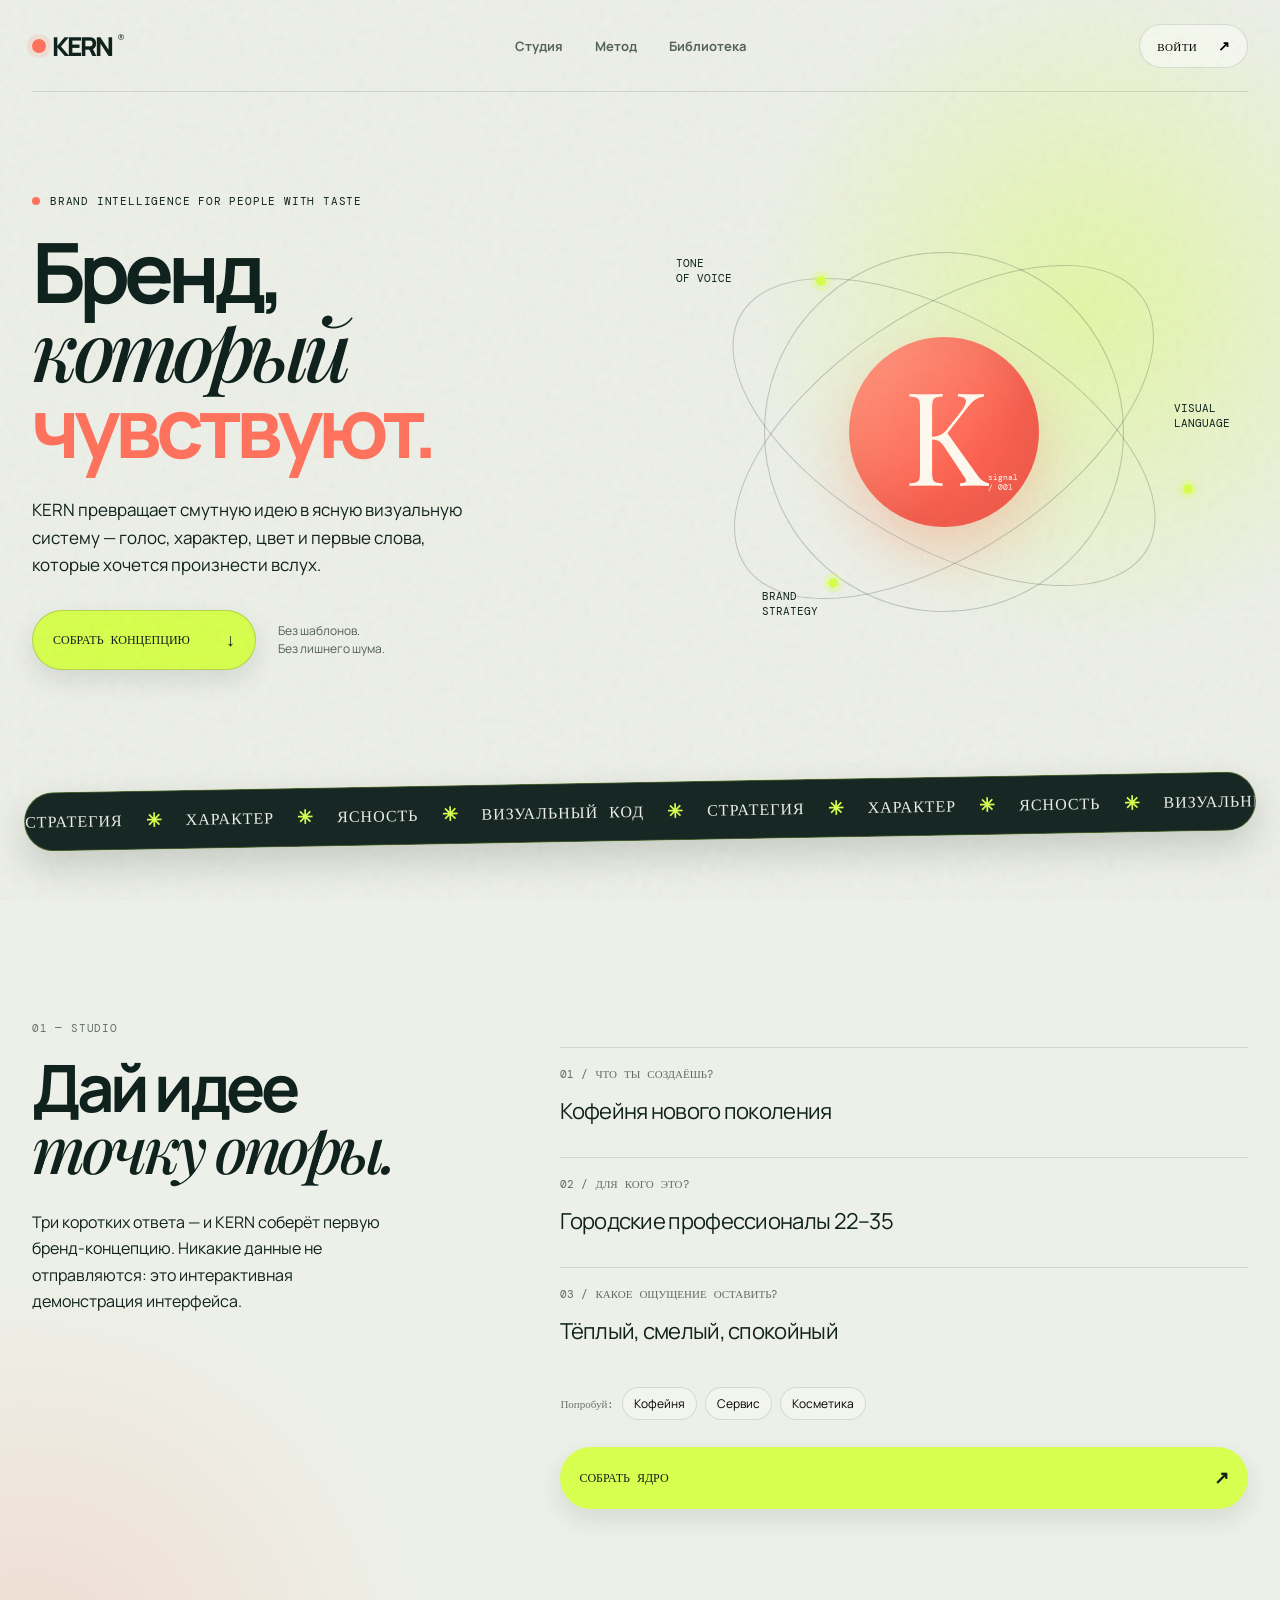
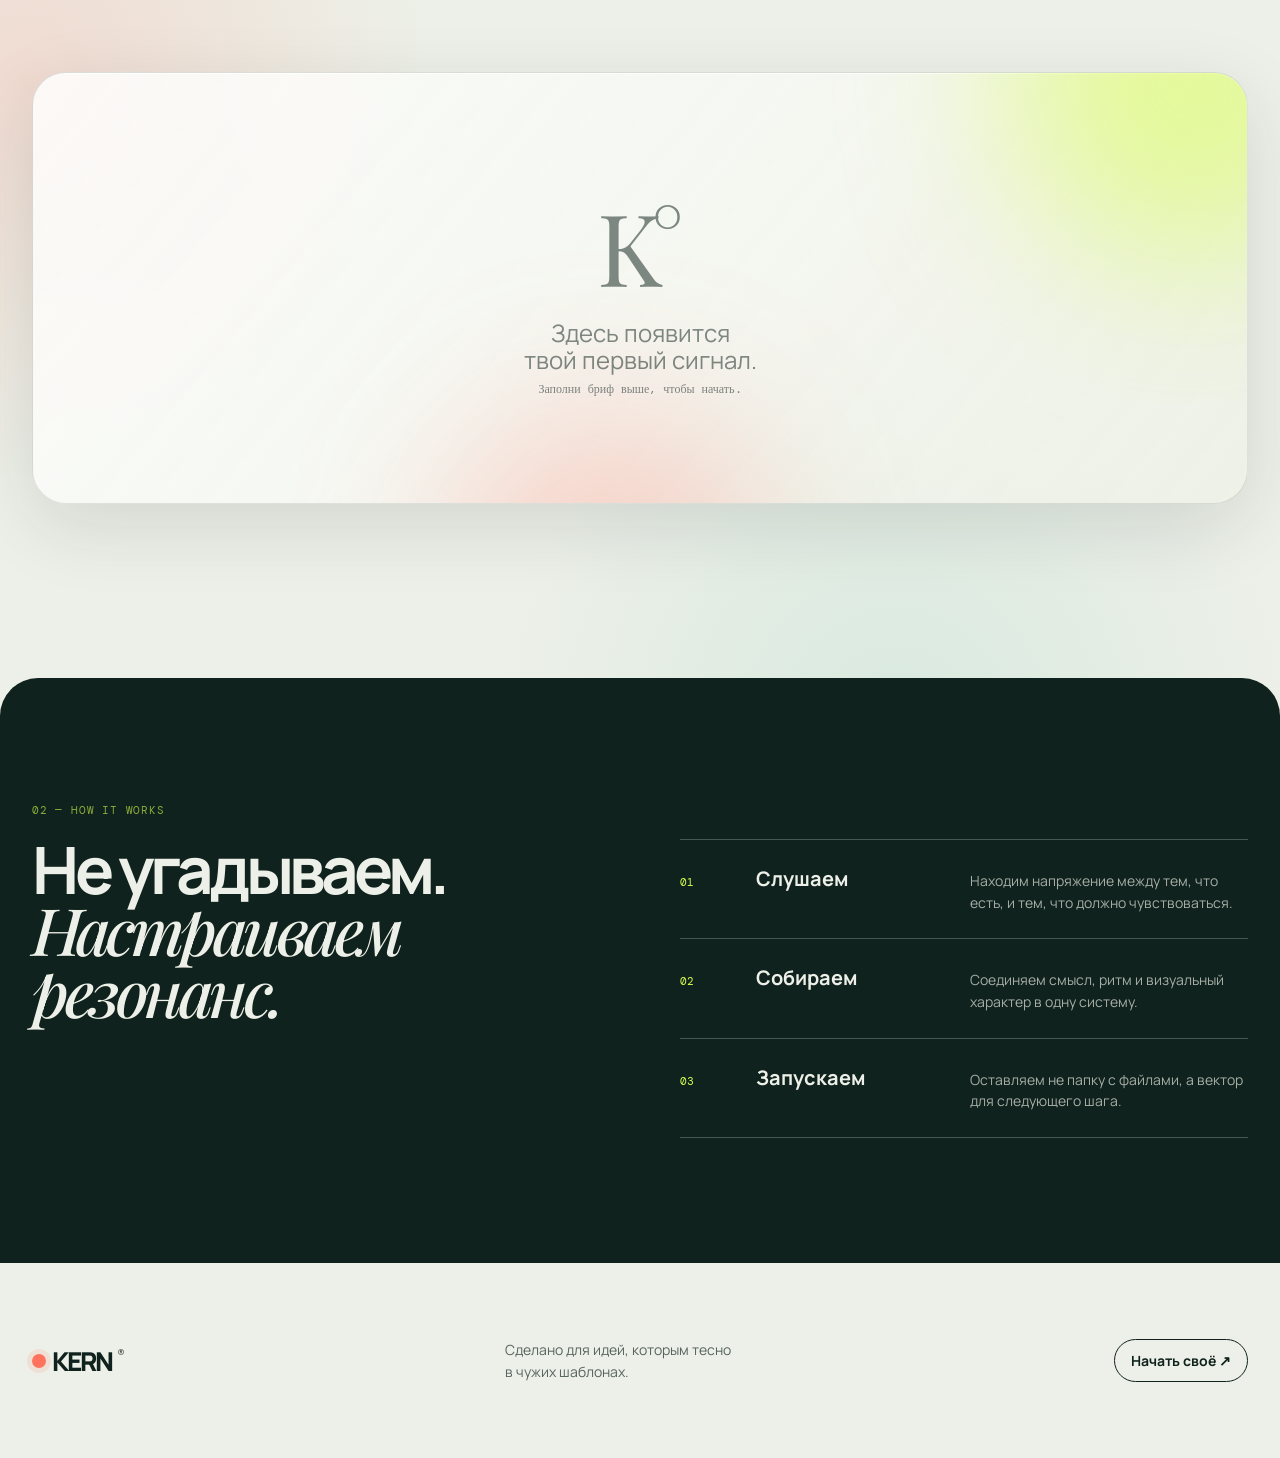
<file: project3/index.html>
<!doctype html>
<html lang="ru">
<head>
  <meta charset="UTF-8" />
  <meta name="viewport" content="width=device-width, initial-scale=1.0" />
  <meta name="description" content="KERN — интерактивный концепт-сервис для создания характера бренда." />
  <title>KERN — Brand intelligence</title>
  <link rel="stylesheet" href="style.css" />
</head>
<body>
  <div class="noise" aria-hidden="true"></div>
  <nav class="nav shell">
    <a class="brand" href="#top" aria-label="KERN — на главную"><i></i>KERN<sup>®</sup></a>
    <div class="nav-links"><a href="#studio">Студия</a><a href="#method">Метод</a><a href="#library">Библиотека</a></div>
    <button class="ghost-button" id="open-modal">Войти <b>↗</b></button>
  </nav>

  <main id="top">
    <section class="hero shell">
      <div class="hero-copy">
        <p class="eyebrow"><span></span> Brand intelligence for people with taste</p>
        <h1>Бренд,<br><em>который</em> <strong>чувствуют.</strong></h1>
        <p class="hero-description">KERN превращает смутную идею в ясную визуальную систему — голос, характер, цвет и первые слова, которые хочется произнести вслух.</p>
        <div class="hero-actions"><a class="primary-button" href="#studio">Собрать концепцию <b>↓</b></a><span>Без шаблонов.<br>Без лишнего шума.</span></div>
      </div>
      <div class="orb-stage" aria-label="Визуальное ядро бренда">
        <div class="orbit orbit-one"></div><div class="orbit orbit-two"></div><div class="orbit orbit-three"></div>
        <div class="orb"><span>K</span><small>signal<br>/ 001</small></div>
        <p class="orb-label orb-label-a">Tone<br>of voice</p><p class="orb-label orb-label-b">Visual<br>language</p><p class="orb-label orb-label-c">Brand<br>strategy</p>
        <div class="pulse-dot dot-a"></div><div class="pulse-dot dot-b"></div><div class="pulse-dot dot-c"></div>
      </div>
    </section>

    <section class="marquee" aria-label="Стратегия, характер, ясность и визуальный код">
      <div class="marquee-track">
        <div class="marquee-group">Стратегия <b>✳</b> Характер <b>✳</b> Ясность <b>✳</b> Визуальный код <b>✳</b> Стратегия <b>✳</b> Характер <b>✳</b> Ясность <b>✳</b> Визуальный код <b>✳</b></div>
        <div class="marquee-group" aria-hidden="true">Стратегия <b>✳</b> Характер <b>✳</b> Ясность <b>✳</b> Визуальный код <b>✳</b> Стратегия <b>✳</b> Характер <b>✳</b> Ясность <b>✳</b> Визуальный код <b>✳</b></div>
      </div>
    </section>

    <section class="studio shell" id="studio">
      <div class="section-intro"><p class="section-number">01 — Studio</p><h2>Дай идее<br><em>точку опоры.</em></h2><p>Три коротких ответа — и KERN соберёт первую бренд-концепцию. Никакие данные не отправляются: это интерактивная демонстрация интерфейса.</p></div>
      <form class="brand-form" id="brand-form">
        <label><span>01 / Что ты создаёшь?</span><input id="category" value="Кофейня нового поколения" placeholder="Например, винный бар" required></label>
        <label><span>02 / Для кого это?</span><input id="audience" value="Городские профессионалы 22–35" placeholder="Кого ты хочешь привлечь" required></label>
        <label><span>03 / Какое ощущение оставить?</span><input id="mood" value="Тёплый, смелый, спокойный" placeholder="Например, тихая уверенность" required></label>
        <div class="starter-row"><span>Попробуй:</span><button type="button" data-preset="Кофейня нового поколения|Городские профессионалы 22–35|Тёплый, смелый, спокойный">Кофейня</button><button type="button" data-preset="Сервис для фриланс-команд|Креаторы и небольшие студии|Точный, цифровой, лёгкий">Сервис</button><button type="button" data-preset="Натуральная косметика|Осознанные покупатели|Чистый, чувственный, тихий">Косметика</button></div>
        <button class="create-button" type="submit">Собрать ядро <b>↗</b></button>
        <p class="form-notice" id="form-notice" aria-live="polite"></p>
      </form>
    </section>

    <section class="output-wrap shell" id="library">
      <div class="concept-card" id="concept-card">
        <div class="empty-output" id="empty-output"><span class="empty-symbol">K°</span><p>Здесь появится<br>твой первый сигнал.</p><small>Заполни бриф выше, чтобы начать.</small></div>
        <div class="concept-content" id="concept-content" hidden>
          <div class="concept-top"><span id="concept-number">Новая концепция / 001</span><span>только что</span></div>
          <div class="concept-main"><div><p class="label">Имя</p><h3 id="concept-name">AURA</h3><p class="tagline" id="concept-tagline"></p></div><div class="concept-mark">K<span>°</span></div></div>
          <div class="concept-grid"><div><p class="label">Суть</p><p id="concept-description"></p></div><div><p class="label">Голос</p><div class="voice-tags" id="voice-tags"></div></div><div><p class="label">Цветовой ритм</p><div class="swatches" id="swatches"></div></div></div>
          <div class="concept-footer"><span>Демо-версия · ничего не сохранено на сервере</span><button type="button" id="copy-idea">Скопировать идею ↗</button></div>
        </div>
      </div>
    </section>

    <section class="method" id="method"><div class="shell method-inner"><p class="section-number">02 — How it works</p><div class="method-grid"><h2>Не угадываем.<br><em>Настраиваем резонанс.</em></h2><div class="method-steps"><article><span>01</span><h3>Слушаем</h3><p>Находим напряжение между тем, что есть, и тем, что должно чувствоваться.</p></article><article><span>02</span><h3>Собираем</h3><p>Соединяем смысл, ритм и визуальный характер в одну систему.</p></article><article><span>03</span><h3>Запускаем</h3><p>Оставляем не папку с файлами, а вектор для следующего шага.</p></article></div></div></div></section>
  </main>

  <footer class="footer shell"><a class="brand" href="#top"><i></i>KERN<sup>®</sup></a><p>Сделано для идей, которым тесно<br>в чужих шаблонах.</p><a href="#studio">Начать своё ↗</a></footer>

  <div class="modal" id="modal" aria-hidden="true"><div class="modal-box" role="dialog" aria-modal="true" aria-labelledby="modal-title"><button class="modal-close" id="close-modal" aria-label="Закрыть">×</button><p class="section-number">KERN / access</p><h2 id="modal-title">Вход в<br><em>пространство.</em></h2><p>Это демонстрационный лендинг. Нажми «Продолжить» — интерфейс покажет экран успешной регистрации, но данные никуда не уйдут.</p><input type="email" placeholder="твой@email.com" aria-label="Электронная почта"><button class="create-button" id="fake-signup">Продолжить <b>↗</b></button><p class="modal-note" id="modal-note"></p></div></div>
  <script src="script.js"></script>
</body>
</html>
</file>
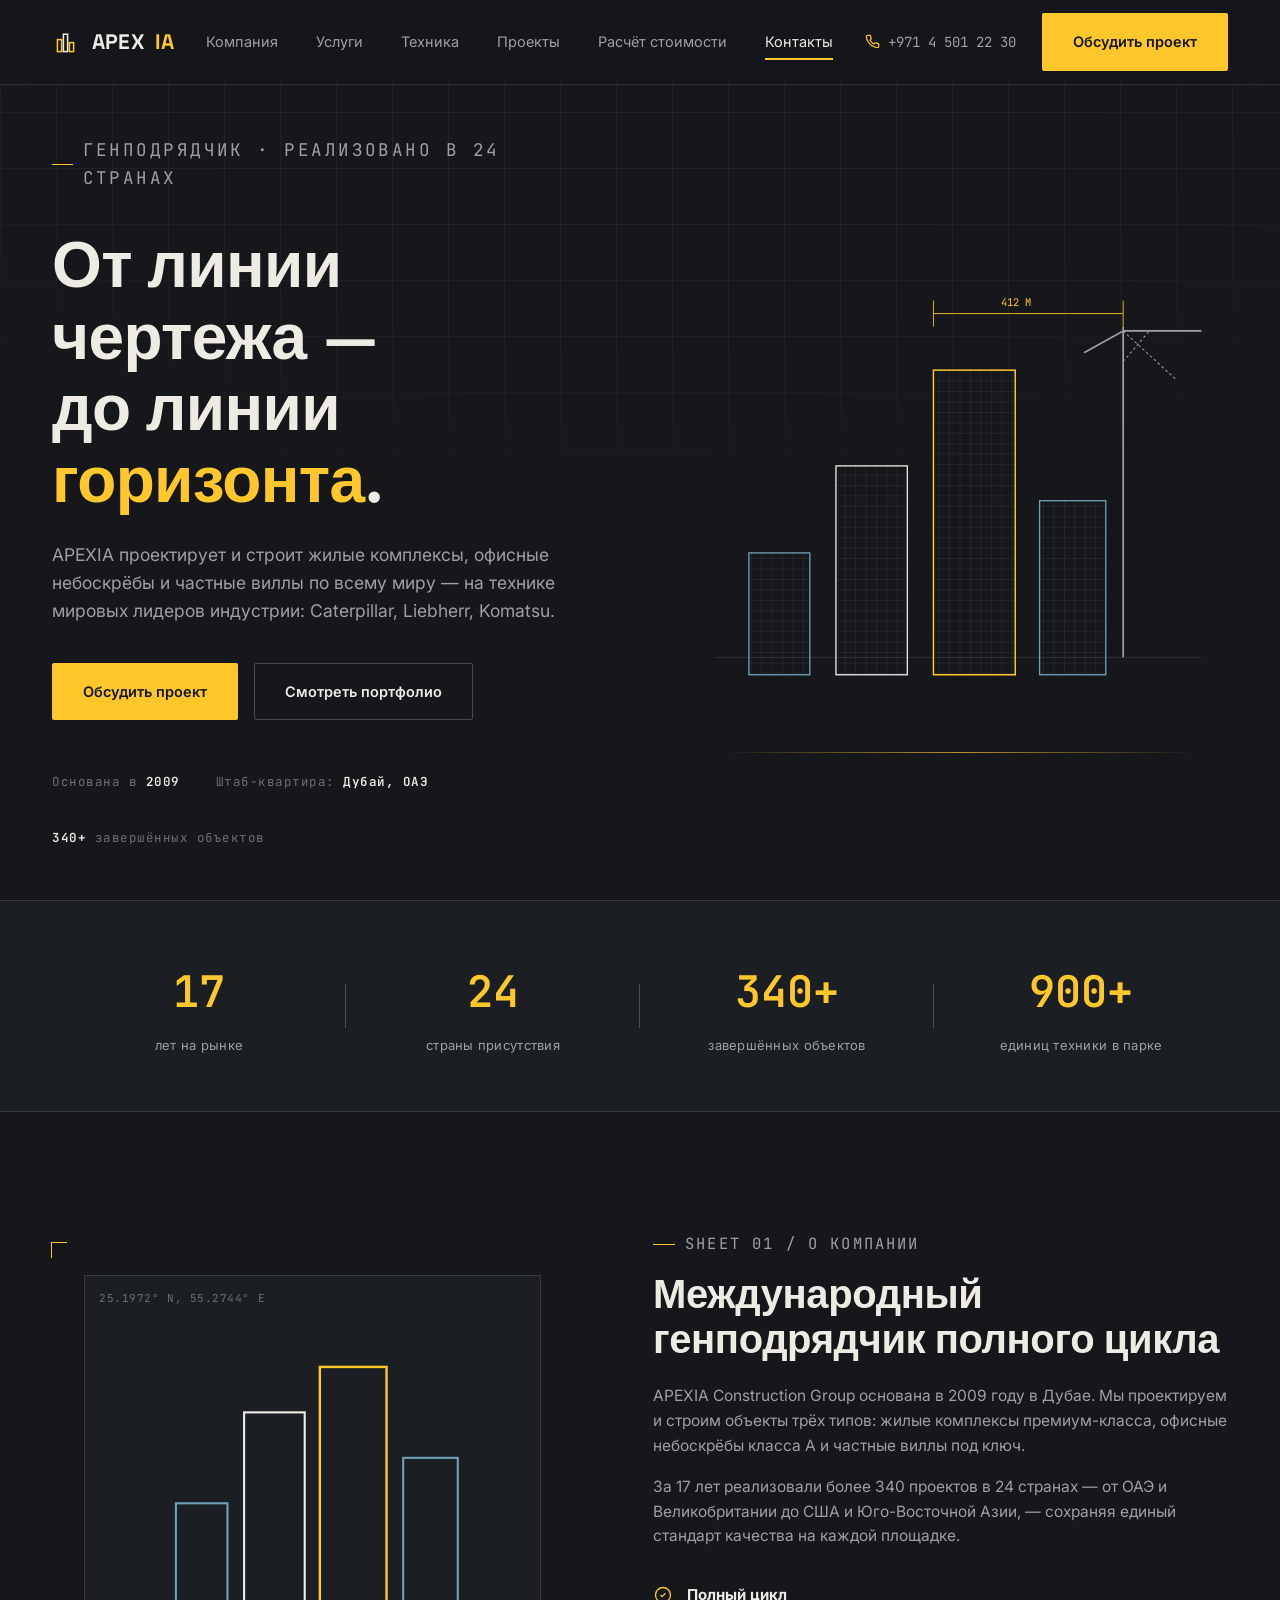
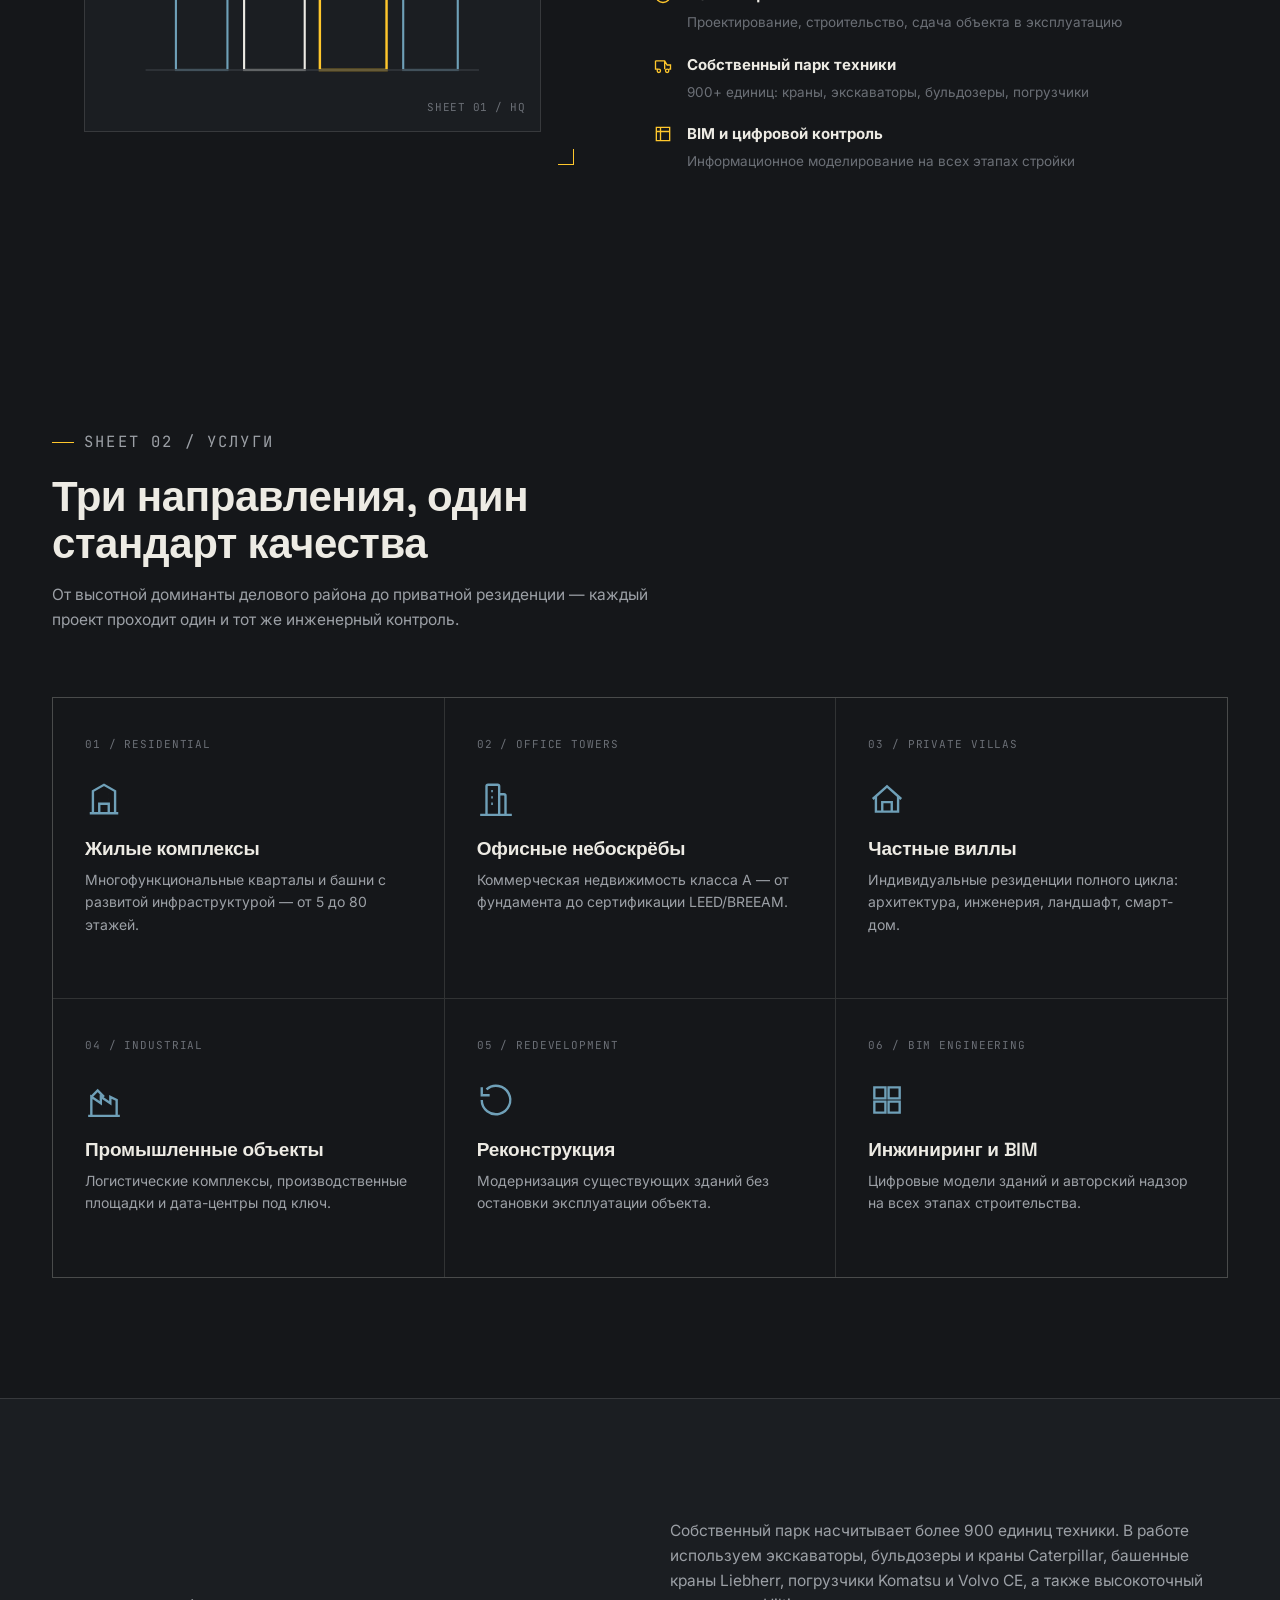
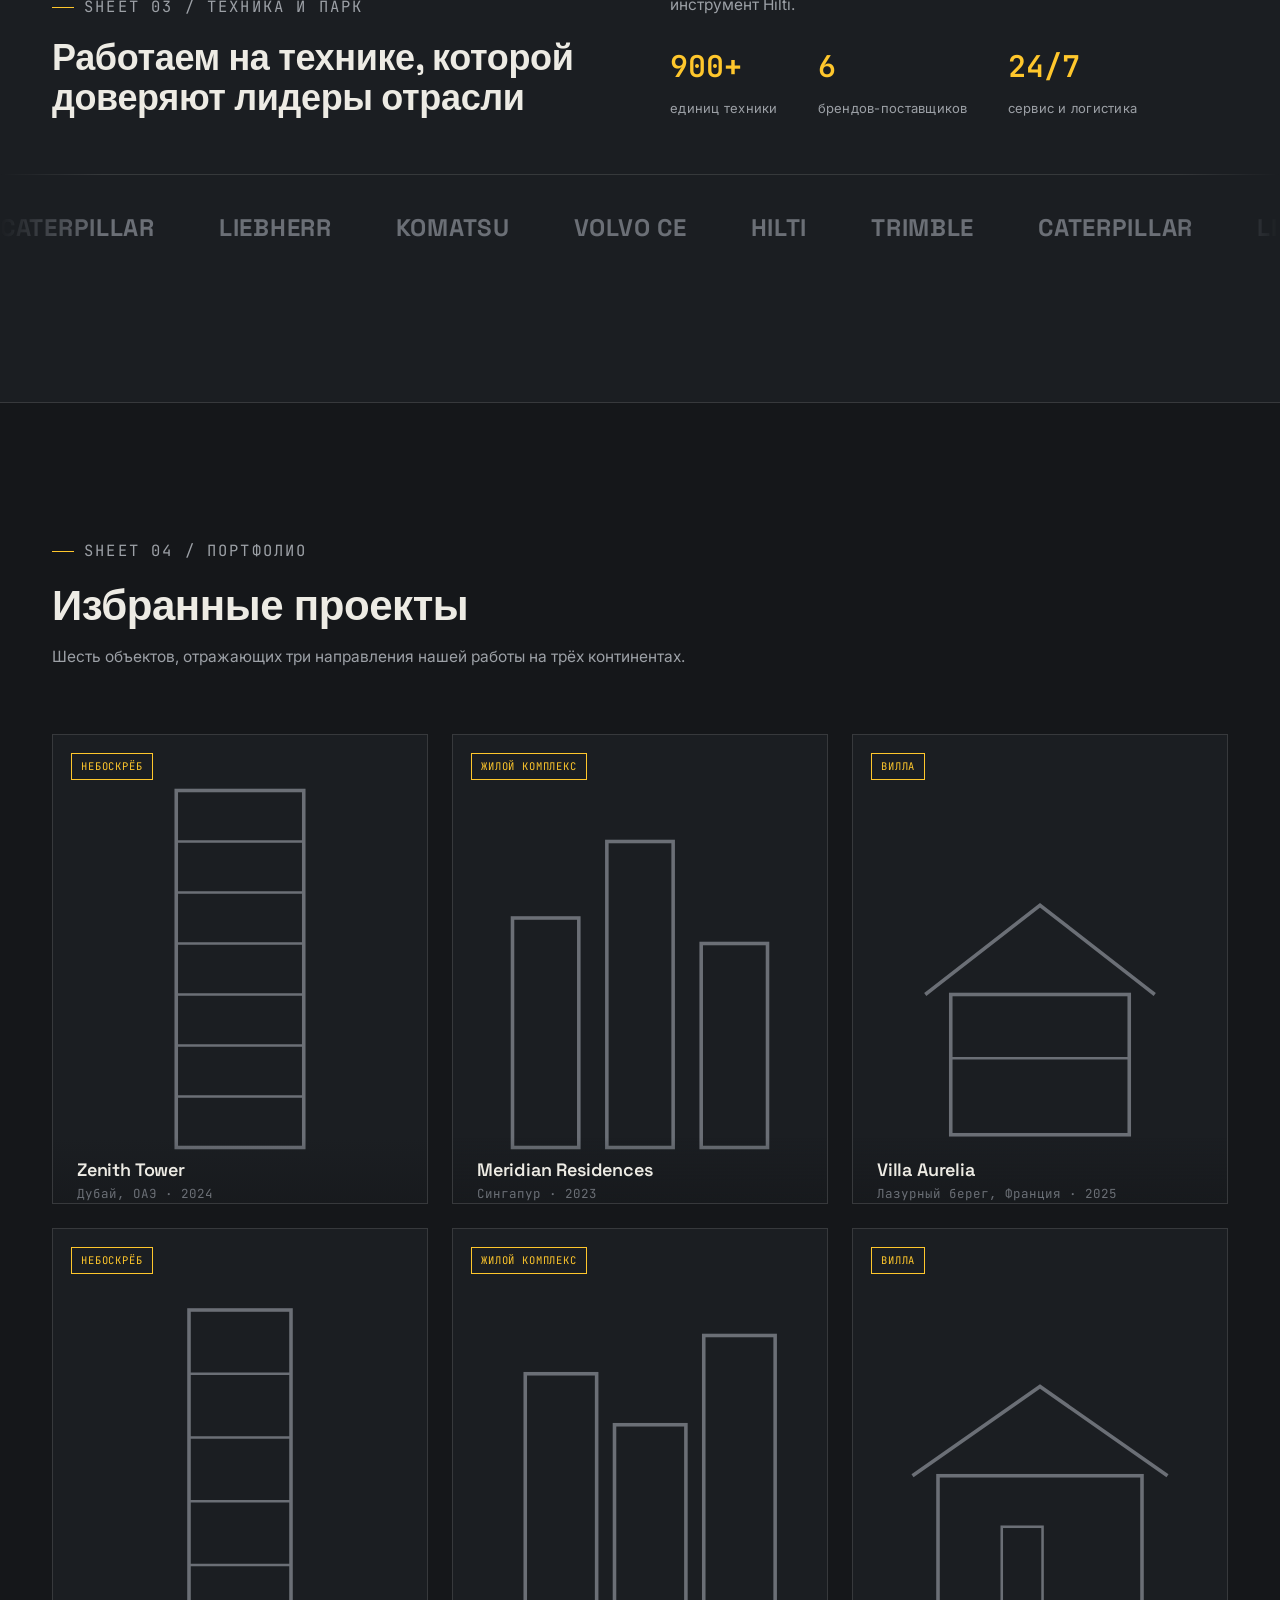
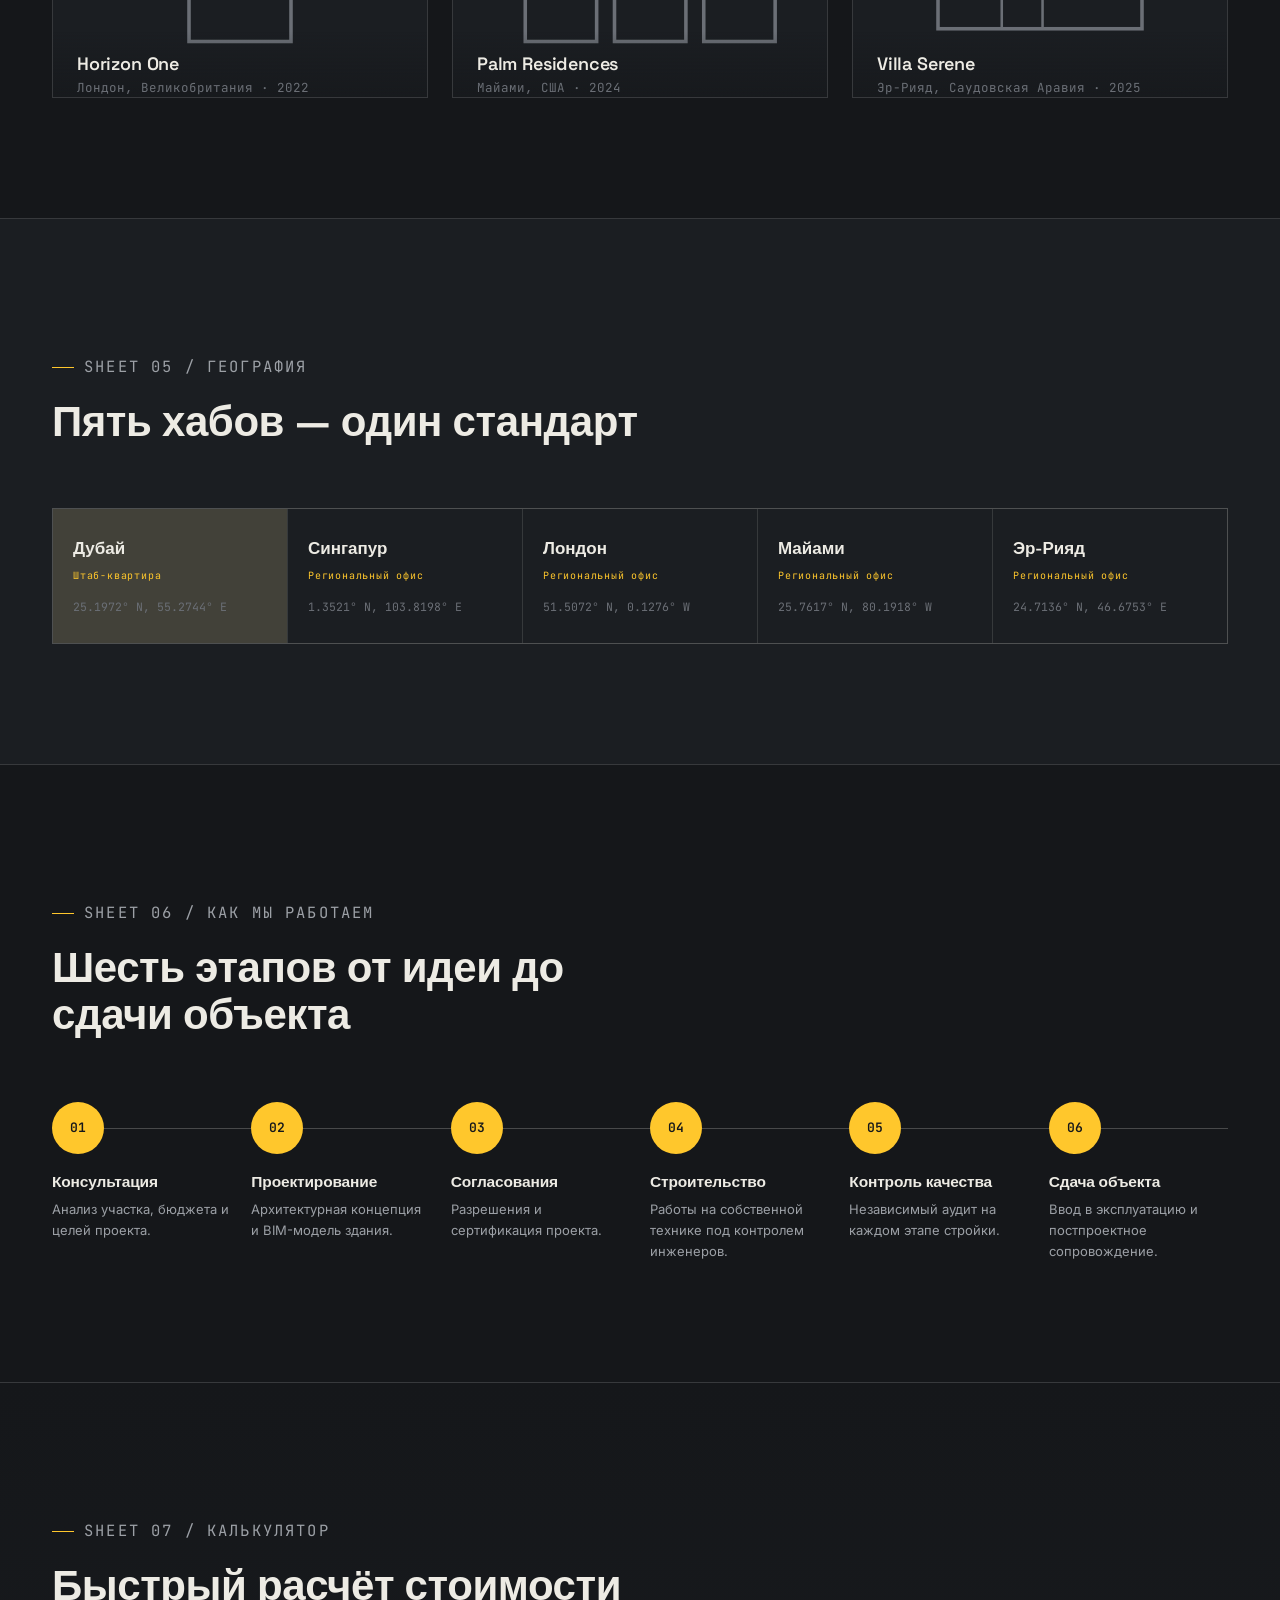
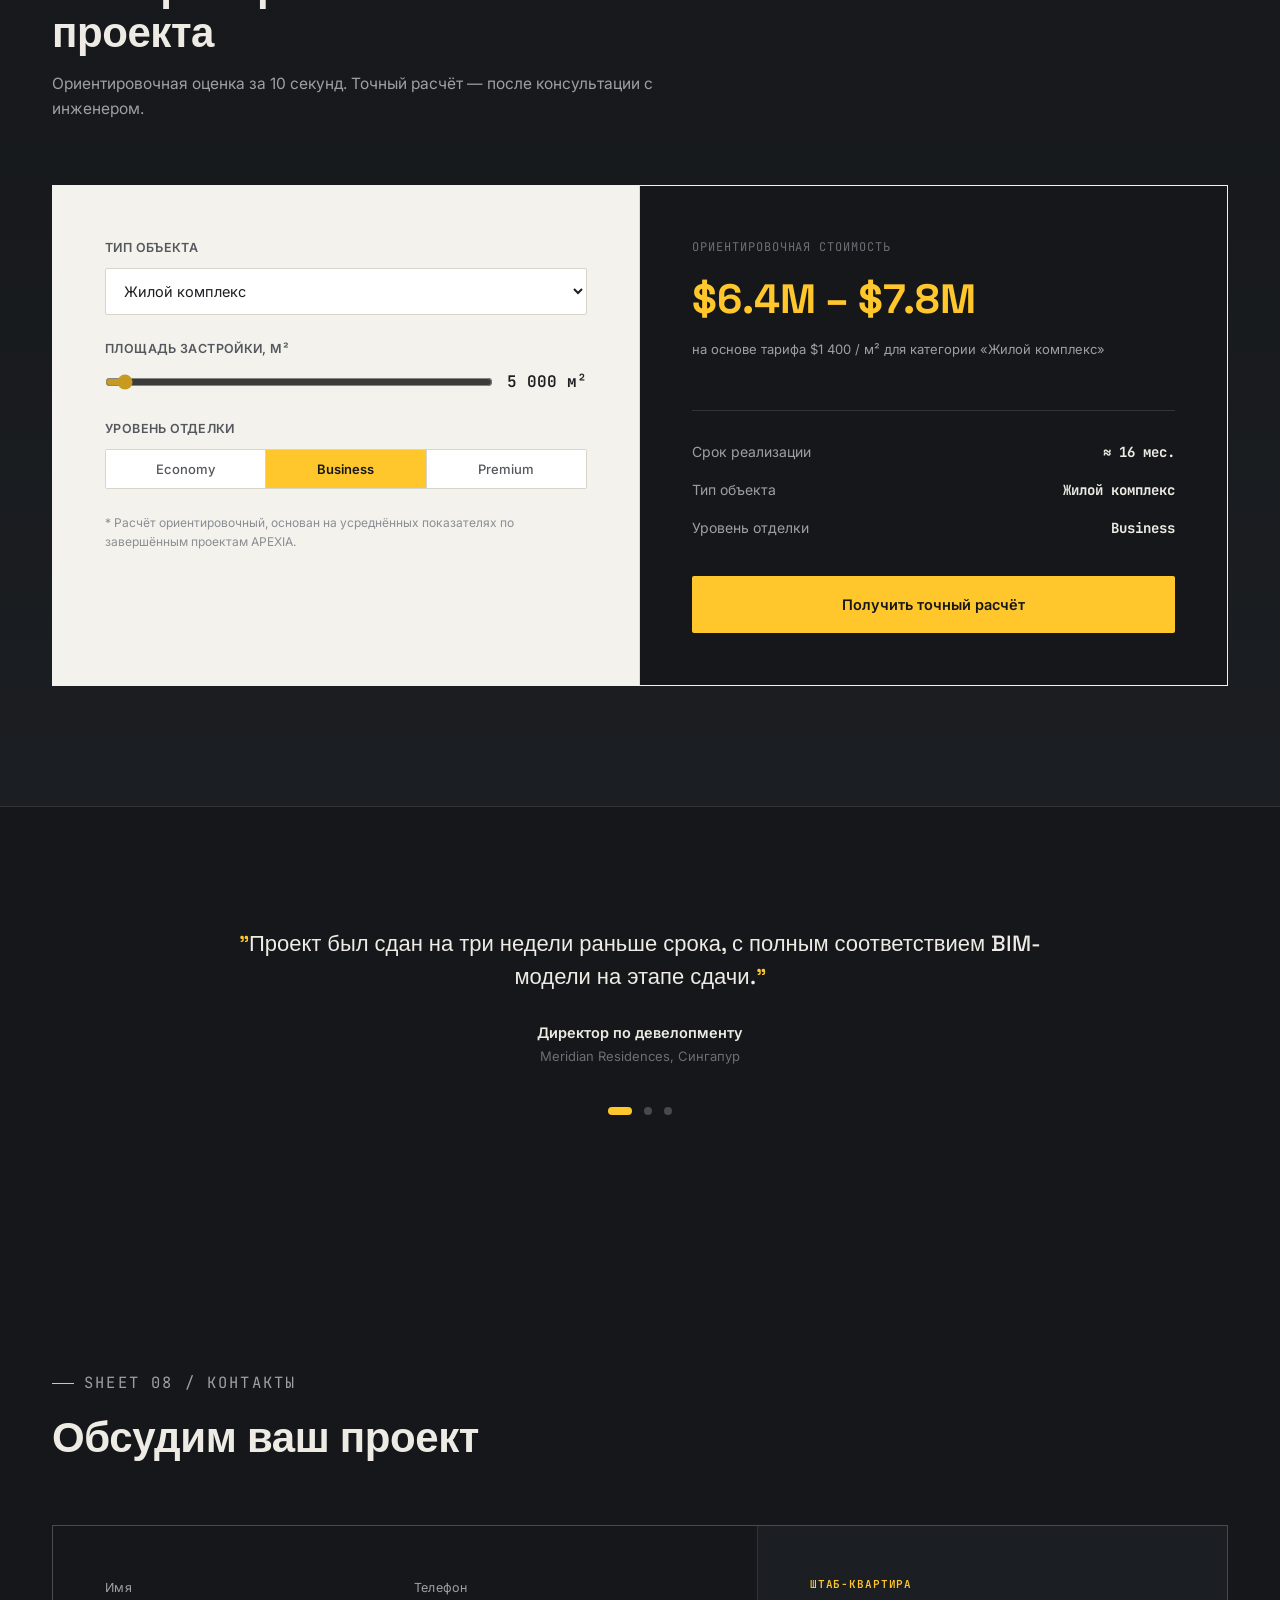
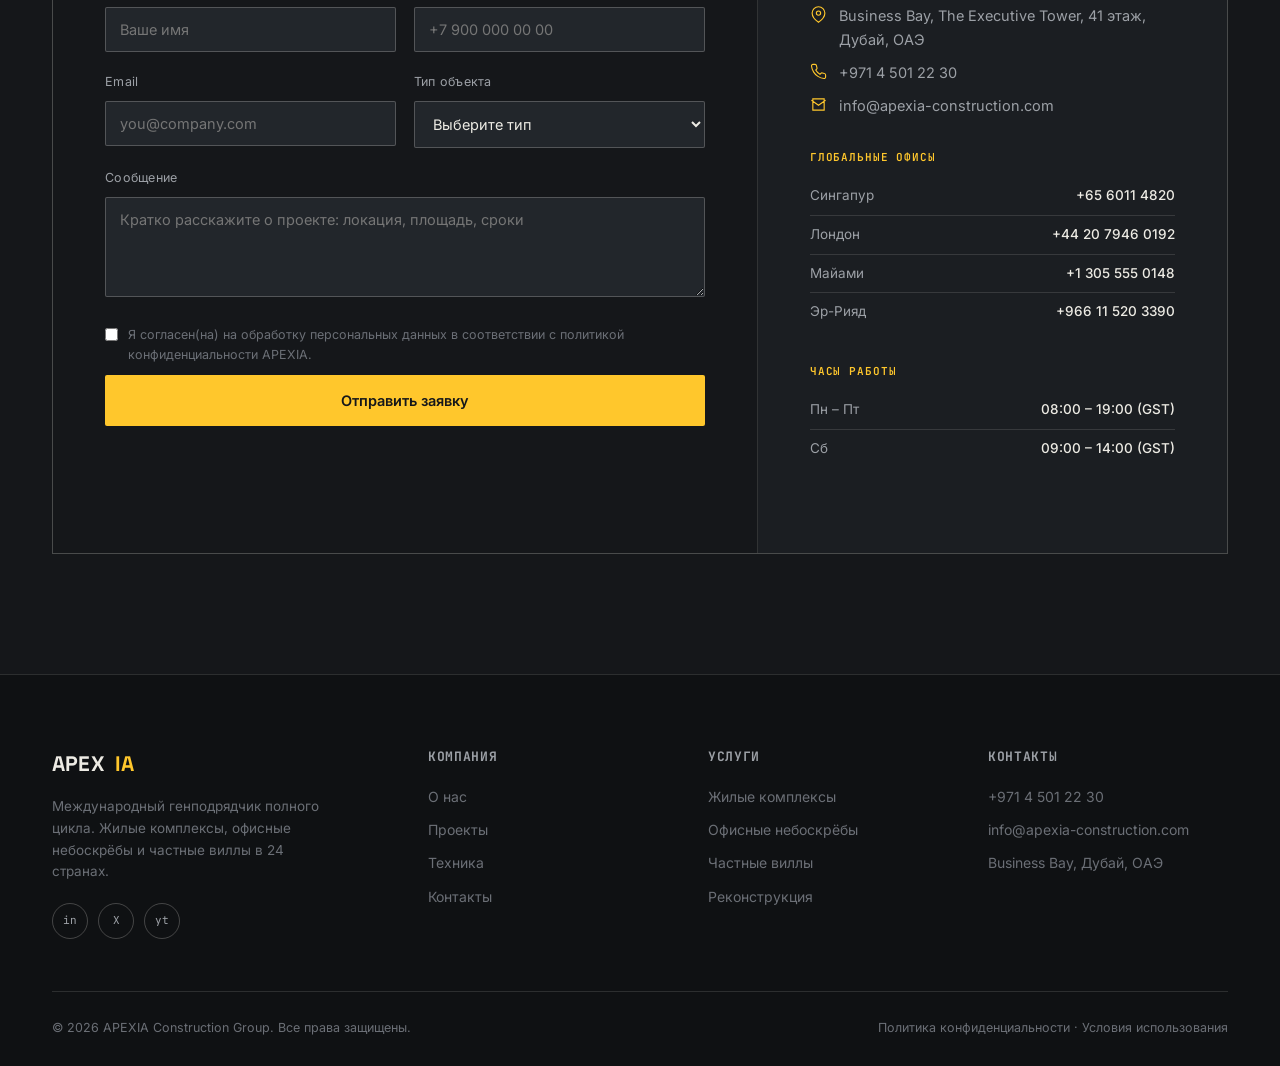
<file: project4/index.html>
<!DOCTYPE html>
<html lang="ru">
<head>
<meta charset="UTF-8">
<meta name="viewport" content="width=device-width, initial-scale=1.0">
<title>APEXIA Construction Group — Международный генподрядчик</title>
<meta name="description" content="APEXIA Construction Group — строительство жилых комплексов, офисных небоскрёбов и частных вилл в 24 странах. Собственный парк техники, BIM-проектирование, полный цикл строительства.">
<link rel="icon" href="data:image/svg+xml,%3Csvg xmlns='http://www.w3.org/2000/svg' viewBox='0 0 100 100'%3E%3Crect width='100' height='100' fill='%2315171A'/%3E%3Cpath d='M20 80V40h12v40M40 80V25h12v55M60 80V50h12v30' stroke='%23FFC72C' stroke-width='5' fill='none'/%3E%3C/svg%3E">
<link rel="preconnect" href="https://fonts.googleapis.com">
<link rel="preconnect" href="https://fonts.gstatic.com" crossorigin>
<link href="https://fonts.googleapis.com/css2?family=Space+Grotesk:wght@400;500;600;700&family=Inter:wght@400;500;600;700&family=JetBrains+Mono:wght@400;500;600&display=swap" rel="stylesheet">
<style>
/* ============================================================
   0. RESET & TOKENS
   ============================================================ */
*,*::before,*::after{box-sizing:border-box;margin:0;padding:0;}
:root{
  --bg:#15171A;
  --bg-alt:#1B1E22;
  --bg-elevated:#22262B;
  --line:rgba(237,235,228,0.13);
  --line-strong:rgba(237,235,228,0.24);
  --text:#EDEBE4;
  --text-dim:#9CA0A6;
  --text-faint:#6B6F76;
  --yellow:#FFC72C;
  --yellow-dim:#C89A1F;
  --blue:#6FA0B8;
  --panel:#F4F2EC;
  --panel-text:#1C1E21;
  --danger:#E0654D;
  --success:#7FB88A;
  --font-display:'Space Grotesk',sans-serif;
  --font-body:'Inter',sans-serif;
  --font-mono:'JetBrains Mono',monospace;
  --container:1240px;
  --radius:2px;
  --ease:cubic-bezier(.22,.61,.36,1);
}
html{scroll-behavior:smooth;}
body{
  font-family:var(--font-body);
  background:var(--bg);
  color:var(--text);
  line-height:1.6;
  font-size:16px;
  overflow-x:hidden;
}
body::before{content:'';position:fixed;inset:-20%;pointer-events:none;z-index:0;background:radial-gradient(circle at 18% 22%,rgba(111,160,184,.08),transparent 24%),radial-gradient(circle at 78% 70%,rgba(255,199,44,.055),transparent 22%);animation:ambientShift 18s ease-in-out infinite alternate;}
.site-header,main,.site-footer{position:relative;z-index:1;}
@keyframes ambientShift{from{transform:translate3d(-2%,-1%,0) scale(1);}to{transform:translate3d(2%,1%,0) scale(1.08);}}
img,svg{display:block;max-width:100%;}
a{color:inherit;text-decoration:none;}
button{font-family:inherit;cursor:pointer;}
ul{list-style:none;}
h1,h2,h3,h4{font-family:var(--font-display);font-weight:600;line-height:1.12;letter-spacing:-0.01em;}
.container{max-width:var(--container);margin:0 auto;padding:0 32px;}
section{position:relative;}
:focus-visible{outline:2px solid var(--yellow);outline-offset:3px;}
.skip-link{position:absolute;top:-100px;left:16px;background:var(--yellow);color:#15171A;padding:10px 18px;font-weight:600;z-index:9999;transition:top .2s var(--ease);}
.skip-link:focus{top:16px;}
@media (prefers-reduced-motion: reduce){*{animation-duration:0.001ms !important;animation-iteration-count:1 !important;transition-duration:0.001ms !important;scroll-behavior:auto !important;}}

/* blueprint grid backdrop */
.grid-bg{
  position:absolute;inset:0;pointer-events:none;
  background-image:
    linear-gradient(var(--line) 1px, transparent 1px),
    linear-gradient(90deg, var(--line) 1px, transparent 1px);
  background-size:56px 56px;
  opacity:.45;
  mask-image:radial-gradient(ellipse 90% 70% at 50% 0%, #000 40%, transparent 90%);
  animation:gridDrift 34s linear infinite;
  transform:translate3d(calc(var(--parallax-x, 0) * -.35px),calc(var(--parallax-y, 0) * -.2px),0);
  transition:transform 1.2s var(--ease);
}
@keyframes gridDrift{to{background-position:56px 56px;}}

/* corner tick frame — architectural sheet corners */
.frame{position:relative;}
.frame::before,.frame::after,.frame .tick-tr,.frame .tick-bl{content:'';position:absolute;width:16px;height:16px;pointer-events:none;}
.frame::before{top:-1px;left:-1px;border-top:1.5px solid var(--yellow);border-left:1.5px solid var(--yellow);}
.frame::after{bottom:-1px;right:-1px;border-bottom:1.5px solid var(--yellow);border-right:1.5px solid var(--yellow);}

.eyebrow{
  font-family:var(--font-mono);
  font-size:12px;
  letter-spacing:.14em;
  text-transform:uppercase;
  color:var(--yellow);
  display:flex;align-items:center;gap:10px;
  margin-bottom:18px;
}
.eyebrow::before{content:'';width:22px;height:1px;background:var(--yellow);}
.section-pad{padding:120px 0;}
@media(max-width:768px){.section-pad{padding:76px 0;}}

.btn{
  display:inline-flex;align-items:center;justify-content:center;gap:10px;
  font-family:var(--font-body);font-weight:600;font-size:14.5px;
  padding:16px 30px;border-radius:var(--radius);border:1px solid transparent;
  transition:all .25s var(--ease);white-space:nowrap;
}
.btn-primary{background:var(--yellow);color:#15171A;}
.btn-primary:hover{background:#FFD65C;transform:translateY(-2px);}
.btn-outline{border-color:var(--line-strong);color:var(--text);}
.btn-outline:hover{border-color:var(--yellow);color:var(--yellow);}
.btn-block{width:100%;}
.btn:disabled{opacity:.6;cursor:not-allowed;transform:none;}

/* reveal-on-scroll */
.reveal{opacity:0;transform:translateY(18px) scale(.992);transition:opacity .9s var(--ease),transform .9s var(--ease);will-change:opacity,transform;}
.reveal.is-visible{opacity:1;transform:translateY(0) scale(1);}

/* ============================================================
   1. HEADER
   ============================================================ */
.site-header{
  position:fixed;top:0;left:0;right:0;z-index:1000;
  background:rgba(21,23,26,.78);
  backdrop-filter:blur(14px);-webkit-backdrop-filter:blur(14px);
  border-bottom:1px solid var(--line);
  transition:background .3s var(--ease);
}
.header-inner{display:flex;align-items:center;justify-content:space-between;height:84px;}
.logo{display:flex;align-items:center;gap:10px;font-family:var(--font-display);font-weight:700;font-size:21px;letter-spacing:.01em;}
.logo-mark{width:30px;height:30px;flex-shrink:0;}
.logo span{color:var(--yellow);}
.main-nav{display:flex;align-items:center;gap:38px;}
.main-nav a{font-size:14.5px;color:var(--text-dim);transition:color .2s;position:relative;padding:4px 0;}
.main-nav a:hover,.main-nav a.active{color:var(--text);}
.main-nav a.active::after{content:'';position:absolute;left:0;right:0;bottom:-2px;height:2px;background:var(--yellow);}
.header-right{display:flex;align-items:center;gap:26px;}
.header-phone{font-family:var(--font-mono);font-size:14px;color:var(--text-dim);display:flex;align-items:center;gap:8px;}
.header-phone svg{width:15px;height:15px;stroke:var(--yellow);}
.nav-toggle{display:none;flex-direction:column;gap:5px;background:none;border:none;padding:8px;z-index:1001;}
.nav-toggle span{width:24px;height:2px;background:var(--text);transition:all .3s var(--ease);}
.nav-toggle.is-open span:nth-child(1){transform:translateY(7px) rotate(45deg);}
.nav-toggle.is-open span:nth-child(2){opacity:0;}
.nav-toggle.is-open span:nth-child(3){transform:translateY(-7px) rotate(-45deg);}

@media(max-width:1024px){
  .main-nav{position:fixed;top:0;right:0;height:100vh;width:min(340px,80vw);background:var(--bg-alt);
    flex-direction:column;align-items:flex-start;justify-content:center;gap:28px;padding:40px;
    transform:translateX(100%);transition:transform .35s var(--ease);border-left:1px solid var(--line);}
  .main-nav.is-open{transform:translateX(0);}
  .main-nav a{font-size:19px;}
  .header-phone{display:none;}
  .nav-toggle{display:flex;}
  .header-right .btn{display:none;}
}
@media(max-width:480px){.header-inner{height:70px;}.logo{font-size:18px;}}

/* ============================================================
   2. HERO
   ============================================================ */
.hero{min-height:100vh;display:flex;align-items:center;padding-top:84px;overflow:hidden;background:var(--bg);}
.hero-inner{display:grid;grid-template-columns:1.05fr .95fr;gap:40px;align-items:center;width:100%;}
.hero-copy h1{font-size:clamp(38px,5vw,66px);margin-bottom:24px;}
.hero-copy h1 em{font-style:normal;color:var(--yellow);}
.hero-copy p{font-size:17.5px;color:var(--text-dim);max-width:520px;margin-bottom:38px;}
.hero-actions{display:flex;gap:16px;flex-wrap:wrap;margin-bottom:52px;}
.hero-meta{display:flex;gap:36px;flex-wrap:wrap;font-family:var(--font-mono);font-size:12.5px;color:var(--text-faint);letter-spacing:.04em;}
.hero-meta strong{color:var(--text);font-weight:600;}
.hero-copy .eyebrow,.hero-copy h1,.hero-copy>p,.hero-actions,.hero-meta{opacity:0;transform:translateY(18px);animation:heroCopyIn .7s var(--ease) forwards;}
.hero-copy h1{animation-delay:.12s;}.hero-copy>p{animation-delay:.24s;}.hero-actions{animation-delay:.36s;}.hero-meta{animation-delay:.48s;}
@keyframes heroCopyIn{to{opacity:1;transform:translateY(0);}}

.hero-art{position:relative;height:520px;transform:translate3d(calc(var(--parallax-x, 0) * .7px),calc(var(--parallax-y, 0) * .45px),0);transition:transform 1.2s var(--ease);}
.hero-svg-wrap{position:absolute;inset:0;}
.hero-svg-wrap svg{width:100%;height:100%;}
.hero-svg-wrap .bld{opacity:0;transform:translateY(20px);animation:bldIn .9s var(--ease) forwards;}
.hero-svg-wrap .bld:nth-of-type(1){animation-delay:.15s;}
.hero-svg-wrap .bld:nth-of-type(2){animation-delay:.35s;}
.hero-svg-wrap .bld:nth-of-type(3){animation-delay:.5s;}
.hero-svg-wrap .bld:nth-of-type(4){animation-delay:.65s;}
.hero.is-settled .bld{animation:skylineFloat 6s ease-in-out infinite alternate;opacity:1;}
.hero.is-settled .bld:nth-of-type(2){animation-delay:-1.4s;}.hero.is-settled .bld:nth-of-type(3){animation-delay:-2.6s;}.hero.is-settled .bld:nth-of-type(4){animation-delay:-3.8s;}
.hero.is-settled .hero-crane{animation:craneSway 7s ease-in-out infinite alternate;opacity:1;}
@keyframes skylineFloat{from{transform:translateY(0);}to{transform:translateY(-11px);}}
@keyframes craneSway{from{transform:rotate(-.35deg);}to{transform:rotate(.45deg);}}
.hero-svg-wrap .hero-dim{opacity:0;animation:fadeIn .8s var(--ease) forwards;animation-delay:1s;}
.hero-svg-wrap .hero-crane{opacity:0;transform-origin:bottom left;animation:craneIn 1s var(--ease) forwards;animation-delay:.8s;}
@keyframes bldIn{to{opacity:1;transform:translateY(0);}}
@keyframes fadeIn{to{opacity:1;}}
@keyframes craneIn{from{opacity:0;transform:scaleY(.7);}to{opacity:1;transform:scaleY(1);}}
.scanline{position:absolute;left:6%;right:6%;height:1px;background:linear-gradient(90deg,transparent,var(--yellow),transparent);animation:scan 5s ease-in-out infinite;opacity:.7;}
@keyframes scan{0%,100%{top:8%;}50%{top:92%;}}
@media(prefers-reduced-motion:reduce){.hero-svg-wrap .bld,.hero-svg-wrap .hero-dim,.hero-svg-wrap .hero-crane{opacity:1;transform:none;animation:none;}.scanline{display:none;}}

@media(max-width:1024px){
  .hero-inner{grid-template-columns:1fr;}
  .hero-art{height:340px;order:-1;}
  .hero-copy p{max-width:none;}
}
@media(max-width:480px){.hero{padding-top:70px;}.hero-actions .btn{flex:1;}}

/* ============================================================
   3. STATS STRIP
   ============================================================ */
.stats{background:var(--bg-alt);border-top:1px solid var(--line);border-bottom:1px solid var(--line);padding:56px 0;}
.stats-grid{display:grid;grid-template-columns:repeat(4,1fr);}
.stat-item{text-align:center;position:relative;padding:0 16px;}
.stat-item:not(:last-child)::after{content:'';position:absolute;right:0;top:50%;transform:translateY(-50%);width:1px;height:44px;background:var(--line-strong);}
.stat-num{font-family:var(--font-mono);font-size:clamp(30px,3.4vw,44px);font-weight:600;color:var(--yellow);}
.stat-label{font-size:13px;color:var(--text-dim);margin-top:8px;letter-spacing:.02em;}
@media(max-width:768px){.stats-grid{grid-template-columns:repeat(2,1fr);row-gap:32px;}.stat-item:nth-child(2)::after{display:none;}}

/* ============================================================
   4. ABOUT
   ============================================================ */
.about-grid{display:grid;grid-template-columns:.95fr 1.05fr;gap:80px;align-items:center;}
.about-heading{font-size:clamp(28px,3.4vw,40px);margin-bottom:22px;}
.about-copy p{color:var(--text-dim);margin-bottom:16px;font-size:15.5px;}
.about-features{margin-top:34px;display:flex;flex-direction:column;gap:18px;}
.about-feature{display:flex;gap:14px;align-items:flex-start;}
.about-feature svg{width:20px;height:20px;stroke:var(--yellow);flex-shrink:0;margin-top:2px;}
.about-feature strong{display:block;font-size:15px;margin-bottom:2px;}
.about-feature span{font-size:13.5px;color:var(--text-faint);}

.about-art{position:relative;padding:32px;}
.about-art-inner{position:relative;aspect-ratio:1/1;background:var(--bg-alt);border:1px solid var(--line);}
.coord-label{position:absolute;top:14px;left:14px;font-family:var(--font-mono);font-size:11px;color:var(--text-faint);letter-spacing:.05em;}
.coord-label.br{top:auto;left:auto;bottom:14px;right:14px;}
@media(max-width:1024px){.about-grid{grid-template-columns:1fr;gap:48px;}.about-art{order:-1;max-width:420px;margin:0 auto;}}

/* ============================================================
   5. SERVICES
   ============================================================ */
.section-head{max-width:640px;margin-bottom:64px;}
.section-head h2{font-size:clamp(28px,3.6vw,42px);}
.section-head p{color:var(--text-dim);margin-top:16px;font-size:15.5px;}
.services-grid{display:grid;grid-template-columns:repeat(3,1fr);gap:1px;background:var(--line);border:1px solid var(--line);}
.service-card{background:var(--bg);padding:38px 32px;position:relative;overflow:hidden;transition:background .45s var(--ease),transform .45s var(--ease),box-shadow .45s var(--ease);}
.service-card::before{content:'';position:absolute;width:180px;height:180px;border-radius:50%;right:-95px;bottom:-95px;background:radial-gradient(circle,rgba(255,199,44,.17),transparent 68%);opacity:0;transform:scale(.5);transition:opacity .55s var(--ease),transform .65s var(--ease);}
.service-card:hover{background:var(--bg-alt);transform:translateY(-6px);box-shadow:0 16px 28px rgba(0,0,0,.17);z-index:1;}
.service-card:hover::before{opacity:1;transform:scale(1);}
.service-card>*{position:relative;z-index:1;}
.service-sheet{font-family:var(--font-mono);font-size:11px;color:var(--text-faint);letter-spacing:.08em;margin-bottom:26px;}
.service-icon{width:38px;height:38px;stroke:var(--blue);margin-bottom:20px;}
.service-card:hover .service-icon{stroke:var(--yellow);}
.service-card h3{font-size:19px;margin-bottom:10px;}
.service-card p{font-size:14px;color:var(--text-dim);}
.service-underline{width:0;height:2px;background:var(--yellow);margin-top:22px;transition:width .35s var(--ease);}
.service-card:hover .service-underline{width:40px;}
@media(max-width:1024px){.services-grid{grid-template-columns:repeat(2,1fr);}}
@media(max-width:600px){.services-grid{grid-template-columns:1fr;}}

/* ============================================================
   6. EQUIPMENT / PARTNERS
   ============================================================ */
.equip{background:var(--bg-alt);border-top:1px solid var(--line);border-bottom:1px solid var(--line);}
.equip-top{display:grid;grid-template-columns:1fr 1fr;gap:60px;padding-bottom:56px;align-items:end;}
.equip-top p{color:var(--text-dim);font-size:15.5px;}
.equip-figs{display:flex;gap:40px;flex-wrap:wrap;}
.equip-fig .stat-num{font-size:30px;}
.marquee-wrap{overflow:hidden;border-top:1px solid var(--line);padding:34px 0;-webkit-mask-image:linear-gradient(90deg,transparent,#000 8%,#000 92%,transparent);mask-image:linear-gradient(90deg,transparent,#000 8%,#000 92%,transparent);}
.marquee{display:flex;gap:64px;width:max-content;animation:marquee 28s linear infinite;}
.marquee:hover{animation-play-state:paused;}
.marquee span{font-family:var(--font-display);font-weight:700;font-size:24px;color:var(--text-faint);letter-spacing:.03em;white-space:nowrap;transition:color .3s;}
.marquee span:hover{color:var(--yellow);}
@keyframes marquee{from{transform:translateX(0);}to{transform:translateX(-50%);}}
@media(prefers-reduced-motion:reduce){.marquee{animation:none;flex-wrap:wrap;}}
@media(max-width:900px){.equip-top{grid-template-columns:1fr;gap:28px;}}

/* ============================================================
   7. PROJECTS
   ============================================================ */
.projects-grid{display:grid;grid-template-columns:repeat(3,1fr);gap:24px;}
.project-card{position:relative;border:1px solid var(--line);background:var(--bg-alt);aspect-ratio:4/5;overflow:hidden;cursor:pointer;transition:border-color .45s var(--ease),box-shadow .45s var(--ease),transform .45s var(--ease);}
.project-card::before{content:'';position:absolute;inset:0;pointer-events:none;z-index:1;background:linear-gradient(115deg,transparent 30%,rgba(255,199,44,.13) 50%,transparent 70%);transform:translateX(-130%);transition:transform .85s var(--ease);}
.project-card:hover::before{transform:translateX(130%);}
.project-card:hover{border-color:rgba(255,199,44,.7);box-shadow:0 18px 32px rgba(0,0,0,.24);transform:translateY(-5px);}
.project-visual{position:absolute;inset:0;z-index:0;display:flex;align-items:center;justify-content:center;padding:30px;transition:transform .5s var(--ease);}
.project-visual svg{width:100%;height:100%;stroke:var(--text-faint);}
.project-card:nth-child(odd) .project-visual svg{animation:blueprintFloat 8s ease-in-out infinite alternate;}
.project-card:nth-child(even) .project-visual svg{animation:blueprintFloat 9s ease-in-out -3s infinite alternate-reverse;}
@keyframes blueprintFloat{from{transform:translateY(0);}to{transform:translateY(-8px);}}
.project-card:hover .project-visual{transform:scale(1.06);}
.project-tag{position:absolute;z-index:2;top:18px;left:18px;font-family:var(--font-mono);font-size:10.5px;letter-spacing:.08em;color:var(--yellow);border:1px solid var(--yellow);padding:4px 9px;text-transform:uppercase;}
.project-info{position:absolute;z-index:2;left:0;right:0;bottom:0;padding:22px 24px;background:linear-gradient(0deg,rgba(21,23,26,.97) 30%,transparent 100%);transform:translateY(58%);transition:transform .4s var(--ease);}
.project-card:hover .project-info,.project-card.is-open .project-info{transform:translateY(0);}
.project-info h3{font-size:18px;margin-bottom:4px;}
.project-loc{font-size:12.5px;color:var(--text-faint);font-family:var(--font-mono);margin-bottom:12px;}
.project-facts{display:flex;gap:16px;flex-wrap:wrap;font-size:12px;color:var(--text-dim);border-top:1px solid var(--line);padding-top:12px;}
.project-facts b{color:var(--text);display:block;font-family:var(--font-mono);font-size:14px;}
@media(max-width:1024px){.projects-grid{grid-template-columns:repeat(2,1fr);}}
@media(max-width:600px){.projects-grid{grid-template-columns:1fr;}.project-card{aspect-ratio:16/12;}.project-info{transform:translateY(0);background:rgba(21,23,26,.9);}}

/* ============================================================
   8. GLOBAL PRESENCE
   ============================================================ */
.presence{background:var(--bg-alt);border-top:1px solid var(--line);border-bottom:1px solid var(--line);}
.presence-grid{display:grid;grid-template-columns:repeat(5,1fr);gap:1px;background:var(--line);border:1px solid var(--line);margin-top:8px;}
.office-card{background:var(--bg-alt);padding:26px 20px;transition:background .3s var(--ease),transform .3s var(--ease);}
.office-card:hover{background:var(--bg-elevated);transform:translateY(-4px);}
.office-card.hq{background:rgba(255,199,44,.06);}
.office-city{font-family:var(--font-display);font-weight:600;font-size:17px;margin-bottom:6px;}
.office-tag{font-family:var(--font-mono);font-size:10px;color:var(--yellow);letter-spacing:.08em;margin-bottom:14px;}
.office-coord{font-family:var(--font-mono);font-size:11.5px;color:var(--text-faint);}
@media(max-width:1024px){.presence-grid{grid-template-columns:repeat(2,1fr);}}

/* ============================================================
   9. PROCESS
   ============================================================ */
.process-grid{display:grid;grid-template-columns:repeat(6,1fr);gap:20px;position:relative;}
.process-grid::before{content:'';position:absolute;top:26px;left:0;right:0;height:1px;background:var(--line-strong);z-index:0;}
.process-step{position:relative;z-index:1;}
.process-num{font-family:var(--font-mono);font-size:13px;color:var(--bg);background:var(--yellow);width:52px;height:52px;border-radius:50%;display:flex;align-items:center;justify-content:center;font-weight:600;margin-bottom:20px;transition:transform .3s var(--ease),box-shadow .3s var(--ease);}
.process-step:hover .process-num{transform:scale(1.12);box-shadow:0 0 0 7px rgba(255,199,44,.1);}
.process-step h4{font-size:15.5px;margin-bottom:8px;}
.process-step p{font-size:13px;color:var(--text-dim);}
@media(max-width:1024px){.process-grid{grid-template-columns:repeat(3,1fr);row-gap:44px;}.process-grid::before{display:none;}}
@media(max-width:600px){.process-grid{grid-template-columns:1fr;}}

/* ============================================================
   10. CALCULATOR
   ============================================================ */
.calc-section{background:linear-gradient(180deg,var(--bg) 0%,var(--bg-alt) 100%);border-top:1px solid var(--line);border-bottom:1px solid var(--line);}
.calc-panel{background:var(--panel);color:var(--panel-text);display:grid;grid-template-columns:1fr 1fr;border:1px solid var(--line);}
.calc-form{padding:52px;border-right:1px solid rgba(0,0,0,.1);}
.calc-result{padding:52px;background:#15171A;color:var(--text);display:flex;flex-direction:column;justify-content:center;}
.field{margin-bottom:24px;}
.field label{display:block;font-size:12.5px;font-weight:600;letter-spacing:.03em;text-transform:uppercase;margin-bottom:10px;color:#54585E;}
.field select,.field input[type=number]{width:100%;padding:13px 14px;border:1px solid #D8D5CB;background:#fff;font-family:var(--font-body);font-size:14.5px;color:var(--panel-text);border-radius:var(--radius);}
.range-row{display:flex;align-items:center;gap:14px;}
.range-row input[type=range]{flex:1;accent-color:var(--yellow-dim);}
.range-val{font-family:var(--font-mono);font-weight:600;min-width:74px;text-align:right;}
.seg{display:flex;border:1px solid #D8D5CB;border-radius:var(--radius);overflow:hidden;}
.seg button{flex:1;padding:11px 8px;background:#fff;border:none;font-size:13px;font-weight:500;color:#54585E;border-right:1px solid #D8D5CB;transition:all .2s;}
.seg button:last-child{border-right:none;}
.seg button.active{background:var(--yellow);color:#15171A;font-weight:600;}
.result-label{font-family:var(--font-mono);font-size:12px;color:var(--text-faint);letter-spacing:.08em;text-transform:uppercase;margin-bottom:10px;}
.result-value{font-family:var(--font-display);font-size:clamp(30px,3.2vw,42px);font-weight:700;color:var(--yellow);margin-bottom:6px;}
.result-sub{font-size:13px;color:var(--text-dim);margin-bottom:28px;}
.result-divider{height:1px;background:var(--line);margin:22px 0;}
.result-row{display:flex;justify-content:space-between;font-size:14px;color:var(--text-dim);padding:8px 0;}
.result-row strong{color:var(--text);font-family:var(--font-mono);}
@media(max-width:900px){.calc-panel{grid-template-columns:1fr;}.calc-form{border-right:none;border-bottom:1px solid rgba(0,0,0,.1);}}
@media(max-width:600px){.calc-form,.calc-result{padding:32px 24px;}}

/* ============================================================
   11. TESTIMONIALS
   ============================================================ */
.testi-wrap{max-width:820px;margin:0 auto;position:relative;}
.testi-slide{display:none;text-align:center;}
.testi-slide.active{display:block;animation:fadeIn .6s var(--ease);}
.testi-quote{font-size:22px;font-family:var(--font-display);font-weight:500;line-height:1.5;margin-bottom:28px;}
.testi-quote::before{content:'"';color:var(--yellow);}

.testi-quote::after{content:'"';color:var(--yellow);}
.testi-name{font-weight:600;font-size:14.5px;}
.testi-role{font-size:13px;color:var(--text-faint);margin-top:2px;}
.testi-nav{display:flex;justify-content:center;gap:12px;margin-top:40px;}
.testi-dot{width:8px;height:8px;border-radius:50%;background:var(--line-strong);border:none;transition:all .3s;}
.testi-dot.active{background:var(--yellow);width:24px;border-radius:4px;}

/* ============================================================
   12. CONTACT
   ============================================================ */
.contact-grid{display:grid;grid-template-columns:1.2fr .8fr;gap:1px;background:var(--line);border:1px solid var(--line);}
.contact-form-wrap{background:var(--bg);padding:52px;}
.contact-info-wrap{background:var(--bg-alt);padding:52px;}
.form-row{display:grid;grid-template-columns:1fr 1fr;gap:18px;}
.f-field{margin-bottom:20px;}
.f-field label{display:block;font-size:12.5px;color:var(--text-dim);margin-bottom:9px;letter-spacing:.02em;}
.f-field input,.f-field select,.f-field textarea{
  width:100%;background:var(--bg-elevated);border:1px solid var(--line-strong);color:var(--text);
  padding:13px 14px;font-family:var(--font-body);font-size:14.5px;border-radius:var(--radius);transition:border-color .2s;
}
.f-field input:focus,.f-field select:focus,.f-field textarea:focus{border-color:var(--yellow);outline:none;}
.f-field textarea{resize:vertical;min-height:100px;}
.f-field.has-error input,.f-field.has-error textarea,.f-field.has-error select{border-color:var(--danger);}
.f-error{font-size:12px;color:var(--danger);margin-top:6px;display:none;}
.f-field.has-error .f-error{display:block;}
.f-consent{display:flex;gap:10px;align-items:flex-start;font-size:12.5px;color:var(--text-faint);margin-bottom:26px;}
.f-consent input{margin-top:3px;accent-color:var(--yellow);}
.form-status{display:none;text-align:center;padding:40px 10px;}
.form-status.show{display:block;}
.form-status svg{width:52px;height:52px;stroke:var(--success);margin:0 auto 18px;}
.form-status h3{font-size:20px;margin-bottom:8px;}
.form-status p{color:var(--text-dim);font-size:14px;margin-bottom:22px;}
#leadForm.is-hidden{display:none;}

.info-block{margin-bottom:34px;}
.info-block h4{font-family:var(--font-mono);font-size:11px;letter-spacing:.08em;text-transform:uppercase;color:var(--yellow);margin-bottom:14px;}
.info-line{display:flex;gap:12px;margin-bottom:10px;font-size:14.5px;color:var(--text-dim);}
.info-line svg{width:17px;height:17px;stroke:var(--yellow);flex-shrink:0;margin-top:2px;}
.office-mini{display:flex;justify-content:space-between;font-size:13.5px;color:var(--text-dim);padding:8px 0;border-bottom:1px solid var(--line);}
.office-mini:last-child{border-bottom:none;}
.office-mini b{color:var(--text);font-weight:500;}
@media(max-width:900px){.contact-grid{grid-template-columns:1fr;}.form-row{grid-template-columns:1fr;}}
@media(max-width:600px){.contact-form-wrap,.contact-info-wrap{padding:32px 24px;}}

/* ============================================================
   13. FOOTER
   ============================================================ */
.site-footer{background:#0F1113;padding:72px 0 28px;border-top:1px solid var(--line);}
.footer-top{display:grid;grid-template-columns:1.4fr 1fr 1fr 1fr;gap:40px;padding-bottom:52px;}
.footer-brand p{color:var(--text-faint);font-size:13.5px;margin-top:16px;max-width:280px;}
.footer-col h5{font-size:13px;letter-spacing:.05em;text-transform:uppercase;color:var(--text-dim);margin-bottom:18px;font-family:var(--font-mono);}
.footer-col a{display:block;font-size:14px;color:var(--text-faint);margin-bottom:11px;transition:color .2s;}
.footer-col a:hover{color:var(--yellow);}
.social-row{display:flex;gap:10px;margin-top:20px;}
.social-row a{width:36px;height:36px;border:1px solid var(--line-strong);border-radius:50%;display:flex;align-items:center;justify-content:center;font-family:var(--font-mono);font-size:11px;color:var(--text-dim);}
.social-row a:hover{border-color:var(--yellow);color:var(--yellow);}
.footer-bottom{border-top:1px solid var(--line);padding-top:26px;display:flex;justify-content:space-between;flex-wrap:wrap;gap:12px;font-size:12.5px;color:var(--text-faint);}
@media(max-width:900px){.footer-top{grid-template-columns:1fr 1fr;row-gap:36px;}}
@media(max-width:480px){.footer-top{grid-template-columns:1fr;}}
</style>
</head>
<body>
<a href="#main" class="skip-link">Перейти к содержанию</a>

<!-- ============================================================
     HEADER
     ============================================================ -->
<header class="site-header">
  <div class="container header-inner">
    <a href="#main" class="logo" aria-label="APEXIA — на главную">
      <svg class="logo-mark" viewBox="0 0 100 100" fill="none" aria-hidden="true">
        <rect x="18" y="42" width="14" height="40" stroke="#FFC72C" stroke-width="5"/>
        <rect x="38" y="24" width="14" height="58" stroke="#EDEBE4" stroke-width="5"/>
        <rect x="58" y="52" width="14" height="30" stroke="#FFC72C" stroke-width="5"/>
      </svg>
      APEX<span>IA</span>
    </a>
    <nav class="main-nav" id="mainNav" aria-label="Основная навигация">
      <a href="#about" class="nav-link">Компания</a>
      <a href="#services" class="nav-link">Услуги</a>
      <a href="#equipment" class="nav-link">Техника</a>
      <a href="#projects" class="nav-link">Проекты</a>
      <a href="#calculator" class="nav-link">Расчёт стоимости</a>
      <a href="#contact" class="nav-link">Контакты</a>
    </nav>
    <div class="header-right">
      <a href="tel:+97145012230" class="header-phone">
        <svg viewBox="0 0 24 24" fill="none" stroke-width="2" aria-hidden="true"><path d="M22 16.92v3a2 2 0 0 1-2.18 2 19.79 19.79 0 0 1-8.63-3.07 19.5 19.5 0 0 1-6-6 19.79 19.79 0 0 1-3.07-8.67A2 2 0 0 1 4.11 2h3a2 2 0 0 1 2 1.72c.127.96.362 1.903.7 2.81a2 2 0 0 1-.45 2.11L8.09 9.91a16 16 0 0 0 6 6l1.27-1.27a2 2 0 0 1 2.11-.45c.907.338 1.85.573 2.81.7A2 2 0 0 1 22 16.92z"/></svg>
        +971 4 501 22 30
      </a>
      <a href="#contact" class="btn btn-primary">Обсудить проект</a>
      <button class="nav-toggle" id="navToggle" aria-label="Открыть меню" aria-expanded="false" aria-controls="mainNav">
        <span></span><span></span><span></span>
      </button>
    </div>
  </div>
</header>

<main id="main">
<!-- ============================================================
     HERO
     ============================================================ -->
<section class="hero">
  <div class="grid-bg" aria-hidden="true"></div>
  <div class="container hero-inner">
    <div class="hero-copy">
      <p class="eyebrow">Генподрядчик · реализовано в 24 странах</p>
      <h1>От линии чертежа&nbsp;— до&nbsp;линии <em>горизонта</em>.</h1>
      <p>APEXIA проектирует и строит жилые комплексы, офисные небоскрёбы и частные виллы по всему миру — на технике мировых лидеров индустрии: Caterpillar, Liebherr, Komatsu.</p>
      <div class="hero-actions">
        <a href="#contact" class="btn btn-primary">Обсудить проект</a>
        <a href="#projects" class="btn btn-outline">Смотреть портфолио</a>
      </div>
      <div class="hero-meta">
        <span>Основана в <strong>2009</strong></span>
        <span>Штаб-квартира: <strong>Дубай, ОАЭ</strong></span>
        <span><strong>340+</strong> завершённых объектов</span>
      </div>
    </div>
    <div class="hero-art" aria-hidden="true">
      <div class="hero-svg-wrap">
        <svg viewBox="0 0 620 560" fill="none">
          <defs>
            <pattern id="gridPattern" width="12" height="12" patternUnits="userSpaceOnUse">
              <path d="M12 0H0V12" stroke="#33373D" stroke-width="1"/>
            </pattern>
          </defs>
          <line x1="30" y1="470" x2="590" y2="470" stroke="#33373D" stroke-width="1"/>
          <g class="bld"><rect x="70" y="330" width="70" height="140" fill="url(#gridPattern)" stroke="#6FA0B8" stroke-width="1.5"/></g>
          <g class="bld"><rect x="170" y="230" width="82" height="240" fill="url(#gridPattern)" stroke="#EDEBE4" stroke-width="1.5"/></g>
          <g class="bld"><rect x="282" y="120" width="94" height="350" fill="url(#gridPattern)" stroke="#FFC72C" stroke-width="1.7"/></g>
          <g class="bld"><rect x="404" y="270" width="76" height="200" fill="url(#gridPattern)" stroke="#6FA0B8" stroke-width="1.5"/></g>
          <g class="hero-crane">
            <line x1="500" y1="470" x2="500" y2="90" stroke="#9CA0A6" stroke-width="2"/>
            <line x1="500" y1="95" x2="590" y2="95" stroke="#9CA0A6" stroke-width="2"/>
            <line x1="500" y1="95" x2="455" y2="120" stroke="#9CA0A6" stroke-width="2"/>
            <line x1="500" y1="95" x2="560" y2="150" stroke="#9CA0A6" stroke-width="1.2" stroke-dasharray="3 3"/>
            <line x1="500" y1="130" x2="530" y2="95" stroke="#9CA0A6" stroke-width="1.2" stroke-dasharray="3 3"/>
          </g>
          <g class="hero-dim">
            <line x1="500" y1="90" x2="500" y2="60" stroke="#FFC72C" stroke-width="1"/>
            <line x1="282" y1="90" x2="282" y2="60" stroke="#FFC72C" stroke-width="1"/>
            <line x1="282" y1="75" x2="500" y2="75" stroke="#FFC72C" stroke-width="1"/>
            <text x="360" y="66" fill="#FFC72C" font-family="JetBrains Mono" font-size="12">412 M</text>
          </g>
        </svg>
        <div class="scanline"></div>
      </div>
    </div>
  </div>
</section>

<!-- ============================================================
     STATS
     ============================================================ -->
<section class="stats">
  <div class="container stats-grid">
    <div class="stat-item"><div class="stat-num" data-count="17">0</div><div class="stat-label">лет на рынке</div></div>
    <div class="stat-item"><div class="stat-num" data-count="24">0</div><div class="stat-label">страны присутствия</div></div>
    <div class="stat-item"><div class="stat-num" data-count="340" data-suffix="+">0</div><div class="stat-label">завершённых объектов</div></div>
    <div class="stat-item"><div class="stat-num" data-count="900" data-suffix="+">0</div><div class="stat-label">единиц техники в парке</div></div>
  </div>
</section>

<!-- ============================================================
     ABOUT
     ============================================================ -->
<section class="section-pad" id="about">
  <div class="container about-grid">
    <div class="about-art reveal frame">
      <div class="about-art-inner">
        <span class="coord-label">25.1972° N, 55.2744° E</span>
        <span class="coord-label br">SHEET 01 / HQ</span>
        <svg viewBox="0 0 300 300" fill="none" style="width:100%;height:100%;">
          <rect x="60" y="150" width="34" height="110" stroke="#6FA0B8" stroke-width="1.4"/>
          <rect x="105" y="90" width="40" height="170" stroke="#EDEBE4" stroke-width="1.4"/>
          <rect x="155" y="60" width="44" height="200" stroke="#FFC72C" stroke-width="1.6"/>
          <rect x="210" y="120" width="36" height="140" stroke="#6FA0B8" stroke-width="1.4"/>
          <line x1="40" y1="260" x2="260" y2="260" stroke="#33373D"/>
        </svg>
      </div>
    </div>
    <div class="about-copy reveal">
      <p class="eyebrow">Sheet 01 / О компании</p>
      <h2 class="about-heading">Международный генподрядчик полного цикла</h2>
      <p>APEXIA Construction Group основана в 2009 году в Дубае. Мы проектируем и строим объекты трёх типов: жилые комплексы премиум-класса, офисные небоскрёбы класса А и частные виллы под ключ.</p>
      <p>За 17 лет реализовали более 340 проектов в 24 странах — от ОАЭ и Великобритании до США и Юго-Восточной Азии, — сохраняя единый стандарт качества на каждой площадке.</p>
      <div class="about-features">
        <div class="about-feature">
          <svg viewBox="0 0 24 24" fill="none" stroke-width="1.6" aria-hidden="true"><path d="M9 12l2 2 4-4M21 12a9 9 0 1 1-18 0 9 9 0 0 1 18 0z"/></svg>
          <div><strong>Полный цикл</strong><span>Проектирование, строительство, сдача объекта в эксплуатацию</span></div>
        </div>
        <div class="about-feature">
          <svg viewBox="0 0 24 24" fill="none" stroke-width="1.6" aria-hidden="true"><path d="M3 7h11l3 5h4v5h-2M14 7v10M3 7v10h3M7 21a2 2 0 1 0 0-4 2 2 0 0 0 0 4zM17 21a2 2 0 1 0 0-4 2 2 0 0 0 0 4z"/></svg>
          <div><strong>Собственный парк техники</strong><span>900+ единиц: краны, экскаваторы, бульдозеры, погрузчики</span></div>
        </div>
        <div class="about-feature">
          <svg viewBox="0 0 24 24" fill="none" stroke-width="1.6" aria-hidden="true"><path d="M4 4h16v16H4zM4 9h16M9 4v16"/></svg>
          <div><strong>BIM и цифровой контроль</strong><span>Информационное моделирование на всех этапах стройки</span></div>
        </div>
      </div>
    </div>
  </div>
</section>

<!-- ============================================================
     SERVICES
     ============================================================ -->
<section class="section-pad" id="services">
  <div class="container">
    <div class="section-head reveal">
      <p class="eyebrow">Sheet 02 / Услуги</p>
      <h2>Три направления, один стандарт качества</h2>
      <p>От высотной доминанты делового района до приватной резиденции — каждый проект проходит один и тот же инженерный контроль.</p>
    </div>
    <div class="services-grid reveal">
      <div class="service-card">
        <div class="service-sheet">01 / RESIDENTIAL</div>
        <svg class="service-icon" viewBox="0 0 24 24" fill="none" stroke-width="1.5" aria-hidden="true"><path d="M3 21h18M5 21V7l7-4 7 4v14M9 21v-6h6v6M9 12h.01M15 12h.01M9 9h.01M15 9h.01"/></svg>
        <h3>Жилые комплексы</h3>
        <p>Многофункциональные кварталы и башни с развитой инфраструктурой — от 5 до 80 этажей.</p>
        <div class="service-underline"></div>
      </div>
      <div class="service-card">
        <div class="service-sheet">02 / OFFICE TOWERS</div>
        <svg class="service-icon" viewBox="0 0 24 24" fill="none" stroke-width="1.5" aria-hidden="true"><path d="M6 22V4a1 1 0 0 1 1-1h6a1 1 0 0 1 1 1v18M18 22V10a1 1 0 0 0-1-1h-3M2 22h20M9 7h1M9 11h1M9 15h1"/></svg>
        <h3>Офисные небоскрёбы</h3>
        <p>Коммерческая недвижимость класса А — от фундамента до сертификации LEED/BREEAM.</p>
        <div class="service-underline"></div>
      </div>
      <div class="service-card">
        <div class="service-sheet">03 / PRIVATE VILLAS</div>
        <svg class="service-icon" viewBox="0 0 24 24" fill="none" stroke-width="1.5" aria-hidden="true"><path d="M3 12l9-8 9 8M5 10v10h14V10M9 20v-6h6v6"/></svg>
        <h3>Частные виллы</h3>
        <p>Индивидуальные резиденции полного цикла: архитектура, инженерия, ландшафт, смарт-дом.</p>
        <div class="service-underline"></div>
      </div>
      <div class="service-card">
        <div class="service-sheet">04 / INDUSTRIAL</div>
        <svg class="service-icon" viewBox="0 0 24 24" fill="none" stroke-width="1.5" aria-hidden="true"><path d="M2 22h20M4 22V10l6 4v-4l6 4v-4l4 2v10M4 10l4-4 4 4"/></svg>
        <h3>Промышленные объекты</h3>
        <p>Логистические комплексы, производственные площадки и дата-центры под ключ.</p>
        <div class="service-underline"></div>
      </div>
      <div class="service-card">
        <div class="service-sheet">05 / REDEVELOPMENT</div>
        <svg class="service-icon" viewBox="0 0 24 24" fill="none" stroke-width="1.5" aria-hidden="true"><path d="M3 12a9 9 0 1 0 3-6.7M3 4v5h5"/></svg>
        <h3>Реконструкция</h3>
        <p>Модернизация существующих зданий без остановки эксплуатации объекта.</p>
        <div class="service-underline"></div>
      </div>
      <div class="service-card">
        <div class="service-sheet">06 / BIM ENGINEERING</div>
        <svg class="service-icon" viewBox="0 0 24 24" fill="none" stroke-width="1.5" aria-hidden="true"><path d="M4 4h7v7H4zM13 4h7v7h-7zM13 13h7v7h-7zM4 13h7v7H4z"/></svg>
        <h3>Инжиниринг и BIM</h3>
        <p>Цифровые модели зданий и авторский надзор на всех этапах строительства.</p>
        <div class="service-underline"></div>
      </div>
    </div>
  </div>
</section>

<!-- ============================================================
     EQUIPMENT / PARTNERS
     ============================================================ -->
<section class="equip section-pad" id="equipment">
  <div class="container">
    <div class="equip-top">
      <div class="reveal">
        <p class="eyebrow">Sheet 03 / Техника и парк</p>
        <h2 style="font-size:clamp(26px,3.2vw,36px);">Работаем на технике, которой доверяют лидеры отрасли</h2>
      </div>
      <div class="reveal">
        <p>Собственный парк насчитывает более 900 единиц техники. В работе используем экскаваторы, бульдозеры и краны Caterpillar, башенные краны Liebherr, погрузчики Komatsu и Volvo CE, а также высокоточный инструмент Hilti.</p>
        <div class="equip-figs" style="margin-top:24px;">
          <div class="equip-fig"><div class="stat-num">900+</div><div class="stat-label">единиц техники</div></div>
          <div class="equip-fig"><div class="stat-num">6</div><div class="stat-label">брендов-поставщиков</div></div>
          <div class="equip-fig"><div class="stat-num">24/7</div><div class="stat-label">сервис и логистика</div></div>
        </div>
      </div>
    </div>
  </div>
  <div class="marquee-wrap">
    <div class="marquee">
      <span>CATERPILLAR</span><span>LIEBHERR</span><span>KOMATSU</span><span>VOLVO CE</span><span>HILTI</span><span>TRIMBLE</span>
      <span>CATERPILLAR</span><span>LIEBHERR</span><span>KOMATSU</span><span>VOLVO CE</span><span>HILTI</span><span>TRIMBLE</span>
    </div>
  </div>
</section>

<!-- ============================================================
     PROJECTS
     ============================================================ -->
<section class="section-pad" id="projects">
  <div class="container">
    <div class="section-head reveal">
      <p class="eyebrow">Sheet 04 / Портфолио</p>
      <h2>Избранные проекты</h2>
      <p>Шесть объектов, отражающих три направления нашей работы на трёх континентах.</p>
    </div>
    <div class="projects-grid reveal" id="projectsGrid">
      <!-- cards injected identically in markup for no-js reliability -->
      <article class="project-card" tabindex="0">
        <span class="project-tag">Небоскрёб</span>
        <div class="project-visual"><svg viewBox="0 0 120 160" fill="none"><rect x="35" y="10" width="50" height="140" stroke-width="1.4"/><line x1="35" y1="30" x2="85" y2="30" stroke-width="1"/><line x1="35" y1="50" x2="85" y2="50" stroke-width="1"/><line x1="35" y1="70" x2="85" y2="70" stroke-width="1"/><line x1="35" y1="90" x2="85" y2="90" stroke-width="1"/><line x1="35" y1="110" x2="85" y2="110" stroke-width="1"/><line x1="35" y1="130" x2="85" y2="130" stroke-width="1"/></svg></div>
        <div class="project-info">
          <h3>Zenith Tower</h3>
          <p class="project-loc">Дубай, ОАЭ · 2024</p>
          <div class="project-facts"><div><b>78</b>этажей</div><div><b>312 м</b>высота</div><div><b>96 000 м²</b>площадь</div></div>
        </div>
      </article>
      <article class="project-card" tabindex="0">
        <span class="project-tag">Жилой комплекс</span>
        <div class="project-visual"><svg viewBox="0 0 120 160" fill="none"><rect x="10" y="60" width="26" height="90" stroke-width="1.4"/><rect x="47" y="30" width="26" height="120" stroke-width="1.4"/><rect x="84" y="70" width="26" height="80" stroke-width="1.4"/></svg></div>
        <div class="project-info">
          <h3>Meridian Residences</h3>
          <p class="project-loc">Сингапур · 2023</p>
          <div class="project-facts"><div><b>6</b>башен</div><div><b>1 240</b>квартир</div><div><b>18 мес</b>срок</div></div>
        </div>
      </article>
      <article class="project-card" tabindex="0">
        <span class="project-tag">Вилла</span>
        <div class="project-visual"><svg viewBox="0 0 120 160" fill="none"><path d="M15 90 L60 55 L105 90" stroke-width="1.4"/><rect x="25" y="90" width="70" height="55" stroke-width="1.4"/><line x1="25" y1="115" x2="95" y2="115" stroke-width="1"/></svg></div>
        <div class="project-info">
          <h3>Villa Aurelia</h3>
          <p class="project-loc">Лазурный берег, Франция · 2025</p>
          <div class="project-facts"><div><b>1 200 м²</b>площадь</div><div><b>7</b>спален</div><div><b>14 мес</b>срок</div></div>
        </div>
      </article>
      <article class="project-card" tabindex="0">
        <span class="project-tag">Небоскрёб</span>
        <div class="project-visual"><svg viewBox="0 0 120 160" fill="none"><rect x="40" y="20" width="40" height="130" stroke-width="1.4"/><line x1="40" y1="45" x2="80" y2="45" stroke-width="1"/><line x1="40" y1="70" x2="80" y2="70" stroke-width="1"/><line x1="40" y1="95" x2="80" y2="95" stroke-width="1"/><line x1="40" y1="120" x2="80" y2="120" stroke-width="1"/></svg></div>
        <div class="project-info">
          <h3>Horizon One</h3>
          <p class="project-loc">Лондон, Великобритания · 2022</p>
          <div class="project-facts"><div><b>52</b>этажа</div><div><b>210 м</b>высота</div><div><b>LEED Gold</b>сертификат</div></div>
        </div>
      </article>
      <article class="project-card" tabindex="0">
        <span class="project-tag">Жилой комплекс</span>
        <div class="project-visual"><svg viewBox="0 0 120 160" fill="none"><rect x="15" y="45" width="28" height="105" stroke-width="1.4"/><rect x="50" y="65" width="28" height="85" stroke-width="1.4"/><rect x="85" y="30" width="28" height="120" stroke-width="1.4"/></svg></div>
        <div class="project-info">
          <h3>Palm Residences</h3>
          <p class="project-loc">Майами, США · 2024</p>
          <div class="project-facts"><div><b>3</b>башни</div><div><b>640</b>квартир</div><div><b>22 мес</b>срок</div></div>
        </div>
      </article>
      <article class="project-card" tabindex="0">
        <span class="project-tag">Вилла</span>
        <div class="project-visual"><svg viewBox="0 0 120 160" fill="none"><path d="M10 85 L60 50 L110 85" stroke-width="1.4"/><rect x="20" y="85" width="80" height="60" stroke-width="1.4"/><rect x="45" y="105" width="16" height="40" stroke-width="1"/></svg></div>
        <div class="project-info">
          <h3>Villa Serene</h3>
          <p class="project-loc">Эр-Рияд, Саудовская Аравия · 2025</p>
          <div class="project-facts"><div><b>980 м²</b>площадь</div><div><b>6</b>спален</div><div><b>12 мес</b>срок</div></div>
        </div>
      </article>
    </div>
  </div>
</section>

<!-- ============================================================
     GLOBAL PRESENCE
     ============================================================ -->
<section class="presence section-pad">
  <div class="container">
    <div class="section-head reveal">
      <p class="eyebrow">Sheet 05 / География</p>
      <h2>Пять хабов — один стандарт</h2>
    </div>
    <div class="presence-grid reveal">
      <div class="office-card hq">
        <div class="office-city">Дубай</div>
        <div class="office-tag">Штаб-квартира</div>
        <div class="office-coord">25.1972° N, 55.2744° E</div>
      </div>
      <div class="office-card">
        <div class="office-city">Сингапур</div>
        <div class="office-tag">Региональный офис</div>
        <div class="office-coord">1.3521° N, 103.8198° E</div>
      </div>
      <div class="office-card">
        <div class="office-city">Лондон</div>
        <div class="office-tag">Региональный офис</div>
        <div class="office-coord">51.5072° N, 0.1276° W</div>
      </div>
      <div class="office-card">
        <div class="office-city">Майами</div>
        <div class="office-tag">Региональный офис</div>
        <div class="office-coord">25.7617° N, 80.1918° W</div>
      </div>
      <div class="office-card">
        <div class="office-city">Эр-Рияд</div>
        <div class="office-tag">Региональный офис</div>
        <div class="office-coord">24.7136° N, 46.6753° E</div>
      </div>
    </div>
  </div>
</section>

<!-- ============================================================
     PROCESS
     ============================================================ -->
<section class="section-pad">
  <div class="container">
    <div class="section-head reveal">
      <p class="eyebrow">Sheet 06 / Как мы работаем</p>
      <h2>Шесть этапов от идеи до сдачи объекта</h2>
    </div>
    <div class="process-grid reveal">
      <div class="process-step"><div class="process-num">01</div><h4>Консультация</h4><p>Анализ участка, бюджета и целей проекта.</p></div>
      <div class="process-step"><div class="process-num">02</div><h4>Проектирование</h4><p>Архитектурная концепция и BIM-модель здания.</p></div>
      <div class="process-step"><div class="process-num">03</div><h4>Согласования</h4><p>Разрешения и сертификация проекта.</p></div>
      <div class="process-step"><div class="process-num">04</div><h4>Строительство</h4><p>Работы на собственной технике под контролем инженеров.</p></div>
      <div class="process-step"><div class="process-num">05</div><h4>Контроль качества</h4><p>Независимый аудит на каждом этапе стройки.</p></div>
      <div class="process-step"><div class="process-num">06</div><h4>Сдача объекта</h4><p>Ввод в эксплуатацию и постпроектное сопровождение.</p></div>
    </div>
  </div>
</section>

<!-- ============================================================
     CALCULATOR
     ============================================================ -->
<section class="calc-section section-pad" id="calculator">
  <div class="container">
    <div class="section-head reveal">
      <p class="eyebrow">Sheet 07 / Калькулятор</p>
      <h2>Быстрый расчёт стоимости проекта</h2>
      <p>Ориентировочная оценка за 10 секунд. Точный расчёт — после консультации с инженером.</p>
    </div>
    <div class="calc-panel reveal">
      <div class="calc-form">
        <div class="field">
          <label for="calcType">Тип объекта</label>
          <select id="calcType">
            <option value="residential">Жилой комплекс</option>
            <option value="office">Офисный небоскрёб</option>
            <option value="villa">Частная вилла</option>
          </select>
        </div>
        <div class="field">
          <label for="calcArea">Площадь застройки, м²</label>
          <div class="range-row">
            <input type="range" id="calcArea" min="200" max="150000" step="100" value="5000">
            <span class="range-val" id="calcAreaVal">5 000 м²</span>
          </div>
        </div>
        <div class="field">
          <label>Уровень отделки</label>
          <div class="seg" id="calcFinish">
            <button type="button" data-finish="0.85">Economy</button>
            <button type="button" data-finish="1" class="active">Business</button>
            <button type="button" data-finish="1.4">Premium</button>
          </div>
        </div>
        <p style="font-size:12px;color:#8A8E93;margin-top:10px;">* Расчёт ориентировочный, основан на усреднённых показателях по завершённым проектам APEXIA.</p>
      </div>
      <div class="calc-result">
        <div class="result-label">Ориентировочная стоимость</div>
        <div class="result-value" id="calcCost">$7.0M – $8.6M</div>
        <div class="result-sub" id="calcCostSub">на основе тарифа $1 400 / м² для жилых комплексов</div>
        <div class="result-divider"></div>
        <div class="result-row"><span>Срок реализации</span><strong id="calcTime">≈ 19 месяцев</strong></div>
        <div class="result-row"><span>Тип объекта</span><strong id="calcTypeLabel">Жилой комплекс</strong></div>
        <div class="result-row"><span>Уровень отделки</span><strong id="calcFinishLabel">Business</strong></div>
        <a href="#contact" class="btn btn-primary btn-block" style="margin-top:28px;">Получить точный расчёт</a>
      </div>
    </div>
  </div>
</section>

<!-- ============================================================
     TESTIMONIALS
     ============================================================ -->
<section class="section-pad">
  <div class="container">
    <div class="testi-wrap reveal">
      <div class="testi-slide active">
        <p class="testi-quote">Проект был сдан на три недели раньше срока, с полным соответствием BIM-модели на этапе сдачи.</p>
        <div class="testi-name">Директор по девелопменту</div>
        <div class="testi-role">Meridian Residences, Сингапур</div>
      </div>
      <div class="testi-slide">
        <p class="testi-quote">Команда APEXIA взяла на себя весь цикл — от разрешений до сдачи. Ни одной задержки за 30 месяцев стройки.</p>
        <div class="testi-name">Частный инвестор</div>
        <div class="testi-role">Horizon One, Лондон</div>
      </div>
      <div class="testi-slide">
        <p class="testi-quote">Вилла построена с вниманием к деталям, которого мы не ожидали от компании такого масштаба работы.</p>
        <div class="testi-name">Частный заказчик</div>
        <div class="testi-role">Villa Aurelia, Лазурный берег</div>
      </div>
      <div class="testi-nav" id="testiNav">
        <button class="testi-dot active" aria-label="Отзыв 1"></button>
        <button class="testi-dot" aria-label="Отзыв 2"></button>
        <button class="testi-dot" aria-label="Отзыв 3"></button>
      </div>
    </div>
  </div>
</section>

<!-- ============================================================
     CONTACT
     ============================================================ -->
<section class="section-pad" id="contact">
  <div class="container">
    <div class="section-head reveal">
      <p class="eyebrow">Sheet 08 / Контакты</p>
      <h2>Обсудим ваш проект</h2>
    </div>
    <div class="contact-grid reveal">
      <div class="contact-form-wrap">
        <form id="leadForm" novalidate>
          <div class="form-row">
            <div class="f-field" id="fName">
              <label for="inpName">Имя</label>
              <input type="text" id="inpName" autocomplete="name" placeholder="Ваше имя">
              <div class="f-error">Пожалуйста, укажите имя.</div>
            </div>
            <div class="f-field" id="fPhone">
              <label for="inpPhone">Телефон</label>
              <input type="tel" id="inpPhone" autocomplete="tel" placeholder="+7 900 000 00 00">
              <div class="f-error">Введите корректный номер телефона.</div>
            </div>
          </div>
          <div class="form-row">
            <div class="f-field" id="fEmail">
              <label for="inpEmail">Email</label>
              <input type="email" id="inpEmail" autocomplete="email" placeholder="you@company.com">
              <div class="f-error">Введите корректный email.</div>
            </div>
            <div class="f-field" id="fType">
              <label for="inpType">Тип объекта</label>
              <select id="inpType">
                <option value="">Выберите тип</option>
                <option>Жилой комплекс</option>
                <option>Офисный небоскрёб</option>
                <option>Частная вилла</option>
                <option>Промышленный объект</option>
                <option>Другое</option>
              </select>
              <div class="f-error">Выберите тип объекта.</div>
            </div>
          </div>
          <div class="f-field" id="fMessage">
            <label for="inpMessage">Сообщение</label>
            <textarea id="inpMessage" placeholder="Кратко расскажите о проекте: локация, площадь, сроки"></textarea>
            <div class="f-error">Расскажите пару слов о проекте.</div>
          </div>
          <label class="f-consent">
            <input type="checkbox" id="inpConsent">
            <span>Я согласен(на) на обработку персональных данных в соответствии с политикой конфиденциальности APEXIA.</span>
          </label>
          <div class="f-field" id="fConsent" style="margin-top:-16px;margin-bottom:20px;"><div class="f-error">Необходимо согласие на обработку данных.</div></div>
          <button type="submit" class="btn btn-primary btn-block" id="submitBtn">Отправить заявку</button>
        </form>
        <div class="form-status" id="formStatus">
          <svg viewBox="0 0 24 24" fill="none" stroke-width="1.6" aria-hidden="true"><path d="M9 12l2 2 4-4M21 12a9 9 0 1 1-18 0 9 9 0 0 1 18 0z"/></svg>
          <h3>Заявка отправлена</h3>
          <p>Спасибо! Инженер отдела продаж свяжется с вами в течение 24 часов.</p>
          <button type="button" class="btn btn-outline" id="resetFormBtn">Отправить ещё одну заявку</button>
        </div>
      </div>
      <div class="contact-info-wrap">
        <div class="info-block">
          <h4>Штаб-квартира</h4>
          <div class="info-line">
            <svg viewBox="0 0 24 24" fill="none" stroke-width="1.6" aria-hidden="true"><path d="M21 10c0 7-9 13-9 13s-9-6-9-13a9 9 0 0 1 18 0z"/><circle cx="12" cy="10" r="3"/></svg>
            <span>Business Bay, The Executive Tower, 41 этаж, Дубай, ОАЭ</span>
          </div>
          <div class="info-line">
            <svg viewBox="0 0 24 24" fill="none" stroke-width="1.6" aria-hidden="true"><path d="M22 16.92v3a2 2 0 0 1-2.18 2 19.79 19.79 0 0 1-8.63-3.07 19.5 19.5 0 0 1-6-6 19.79 19.79 0 0 1-3.07-8.67A2 2 0 0 1 4.11 2h3a2 2 0 0 1 2 1.72c.127.96.362 1.903.7 2.81a2 2 0 0 1-.45 2.11L8.09 9.91a16 16 0 0 0 6 6l1.27-1.27a2 2 0 0 1 2.11-.45c.907.338 1.85.573 2.81.7A2 2 0 0 1 22 16.92z"/></svg>
            <span>+971 4 501 22 30</span>
          </div>
          <div class="info-line">
            <svg viewBox="0 0 24 24" fill="none" stroke-width="1.6" aria-hidden="true"><path d="M4 4h16v16H4zM22 6l-10 7L2 6"/></svg>
            <span>info@apexia-construction.com</span>
          </div>
        </div>
        <div class="info-block">
          <h4>Глобальные офисы</h4>
          <div class="office-mini"><span>Сингапур</span><b>+65 6011 4820</b></div>
          <div class="office-mini"><span>Лондон</span><b>+44 20 7946 0192</b></div>
          <div class="office-mini"><span>Майами</span><b>+1 305 555 0148</b></div>
          <div class="office-mini"><span>Эр-Рияд</span><b>+966 11 520 3390</b></div>
        </div>
        <div class="info-block">
          <h4>Часы работы</h4>
          <div class="office-mini"><span>Пн – Пт</span><b>08:00 – 19:00 (GST)</b></div>
          <div class="office-mini"><span>Сб</span><b>09:00 – 14:00 (GST)</b></div>
        </div>
      </div>
    </div>
  </div>
</section>
</main>

<!-- ============================================================
     FOOTER
     ============================================================ -->
<footer class="site-footer">
  <div class="container">
    <div class="footer-top">
      <div class="footer-brand">
        <a href="#main" class="logo">APEX<span>IA</span></a>
        <p>Международный генподрядчик полного цикла. Жилые комплексы, офисные небоскрёбы и частные виллы в 24 странах.</p>
        <div class="social-row">
          <a href="#" aria-label="LinkedIn">in</a>
          <a href="#" aria-label="X">X</a>
          <a href="#" aria-label="YouTube">yt</a>
        </div>
      </div>
      <div class="footer-col">
        <h5>Компания</h5>
        <a href="#about">О нас</a>
        <a href="#projects">Проекты</a>
        <a href="#equipment">Техника</a>
        <a href="#contact">Контакты</a>
      </div>
      <div class="footer-col">
        <h5>Услуги</h5>
        <a href="#services">Жилые комплексы</a>
        <a href="#services">Офисные небоскрёбы</a>
        <a href="#services">Частные виллы</a>
        <a href="#services">Реконструкция</a>
      </div>
      <div class="footer-col">
        <h5>Контакты</h5>
        <a href="tel:+97145012230">+971 4 501 22 30</a>
        <a href="mailto:info@apexia-construction.com">info@apexia-construction.com</a>
        <a href="#contact">Business Bay, Дубай, ОАЭ</a>
      </div>
    </div>
    <div class="footer-bottom">
      <span>© 2026 APEXIA Construction Group. Все права защищены.</span>
      <span>Политика конфиденциальности · Условия использования</span>
    </div>
  </div>
</footer>

<script>
document.addEventListener('DOMContentLoaded', function () {

  /* ---------- Hero parallax: subtle depth, only for precise pointers ---------- */
  var hero = document.querySelector('.hero');
  var canUseParallax = window.matchMedia('(hover: hover) and (pointer: fine)').matches
    && !window.matchMedia('(prefers-reduced-motion: reduce)').matches;
  if (hero && !window.matchMedia('(prefers-reduced-motion: reduce)').matches) {
    window.setTimeout(function () { hero.classList.add('is-settled'); }, 1200);
  }
  if (hero && canUseParallax) {
    hero.addEventListener('pointermove', function (e) {
      var rect = hero.getBoundingClientRect();
      var x = ((e.clientX - rect.left) / rect.width - 0.5) * 18;
      var y = ((e.clientY - rect.top) / rect.height - 0.5) * 18;
      hero.style.setProperty('--parallax-x', x.toFixed(2));
      hero.style.setProperty('--parallax-y', y.toFixed(2));
    });
    hero.addEventListener('pointerleave', function () {
      hero.style.setProperty('--parallax-x', '0');
      hero.style.setProperty('--parallax-y', '0');
    });
  }

  /* ---------- Mobile nav ---------- */
  var navToggle = document.getElementById('navToggle');
  var mainNav = document.getElementById('mainNav');
  navToggle.addEventListener('click', function () {
    var open = mainNav.classList.toggle('is-open');
    navToggle.classList.toggle('is-open', open);
    navToggle.setAttribute('aria-expanded', open);
  });
  document.querySelectorAll('.nav-link').forEach(function (link) {
    link.addEventListener('click', function () {
      mainNav.classList.remove('is-open');
      navToggle.classList.remove('is-open');
      navToggle.setAttribute('aria-expanded', 'false');
    });
  });

  /* ---------- Active nav link on scroll ---------- */
  var sections = ['about', 'services', 'equipment', 'projects', 'calculator', 'contact']
    .map(function (id) { return document.getElementById(id); })
    .filter(Boolean);
  var navLinks = Array.prototype.slice.call(document.querySelectorAll('.nav-link'));
  if ('IntersectionObserver' in window && sections.length) {
    var navObserver = new IntersectionObserver(function (entries) {
      entries.forEach(function (entry) {
        if (entry.isIntersecting) {
          var id = entry.target.id;
          navLinks.forEach(function (l) {
            l.classList.toggle('active', l.getAttribute('href') === '#' + id);
          });
        }
      });
    }, { rootMargin: '-45% 0px -50% 0px' });
    sections.forEach(function (s) { navObserver.observe(s); });
  }

  /* ---------- Scroll reveal ---------- */
  var reveals = document.querySelectorAll('.reveal');
  if ('IntersectionObserver' in window) {
    var revealObserver = new IntersectionObserver(function (entries, obs) {
      entries.forEach(function (entry) {
        if (entry.isIntersecting) {
          entry.target.classList.add('is-visible');
          obs.unobserve(entry.target);
        }
      });
    }, { threshold: 0.12 });
    reveals.forEach(function (el) { revealObserver.observe(el); });
  } else {
    reveals.forEach(function (el) { el.classList.add('is-visible'); });
  }

  /* ---------- Counters ---------- */
  // Анимация нужна только цифрам с явным числовым значением.
  // В блоке техники есть статичные значения «900+» и «24/7», их не парсим.
  var counters = document.querySelectorAll('.stat-num[data-count]');
  function animateCounter(el) {
    var target = parseInt(el.getAttribute('data-count'), 10);
    var suffix = el.getAttribute('data-suffix') || '';
    var start = 0;
    var duration = 1400;
    var startTime = null;
    function step(ts) {
      if (!startTime) startTime = ts;
      var progress = Math.min((ts - startTime) / duration, 1);
      var eased = 1 - Math.pow(1 - progress, 3);
      var current = Math.floor(eased * target);
      el.textContent = current.toLocaleString('ru-RU') + suffix;
      if (progress < 1) requestAnimationFrame(step);
      else el.textContent = target.toLocaleString('ru-RU') + suffix;
    }
    requestAnimationFrame(step);
  }
  if ('IntersectionObserver' in window && counters.length) {
    var counterObserver = new IntersectionObserver(function (entries, obs) {
      entries.forEach(function (entry) {
        if (entry.isIntersecting) {
          animateCounter(entry.target);
          obs.unobserve(entry.target);
        }
      });
    }, { threshold: 0.6 });
    counters.forEach(function (c) { counterObserver.observe(c); });
  }

  /* ---------- Project cards: tap-to-open on touch devices ---------- */
  document.querySelectorAll('.project-card').forEach(function (card) {
    card.addEventListener('click', function () {
      var wasOpen = card.classList.contains('is-open');
      document.querySelectorAll('.project-card').forEach(function (c) { c.classList.remove('is-open'); });
      if (!wasOpen) card.classList.add('is-open');
    });
  });

  /* ---------- Testimonials carousel ---------- */
  var slides = document.querySelectorAll('.testi-slide');
  var dots = document.querySelectorAll('.testi-dot');
  var testiIndex = 0;
  var testiTimer;
  function showSlide(i) {
    slides.forEach(function (s, idx) { s.classList.toggle('active', idx === i); });
    dots.forEach(function (d, idx) { d.classList.toggle('active', idx === i); });
    testiIndex = i;
  }
  function nextSlide() { showSlide((testiIndex + 1) % slides.length); }
  function startAuto() { testiTimer = setInterval(nextSlide, 6000); }
  function stopAuto() { clearInterval(testiTimer); }
  dots.forEach(function (dot, idx) {
    dot.addEventListener('click', function () { stopAuto(); showSlide(idx); startAuto(); });
  });
  if (slides.length) {
    startAuto();
    var testiWrap = document.querySelector('.testi-wrap');
    testiWrap.addEventListener('mouseenter', stopAuto);
    testiWrap.addEventListener('mouseleave', startAuto);
  }

  /* ---------- Cost calculator ---------- */
  var RATES = { residential: 1400, office: 2200, villa: 1800 };
  var TYPE_LABEL = { residential: 'Жилой комплекс', office: 'Офисный небоскрёб', villa: 'Частная вилла' };

  var calcType = document.getElementById('calcType');
  var calcArea = document.getElementById('calcArea');
  var calcAreaVal = document.getElementById('calcAreaVal');
  var calcFinishSeg = document.getElementById('calcFinish');
  var calcCost = document.getElementById('calcCost');
  var calcCostSub = document.getElementById('calcCostSub');
  var calcTime = document.getElementById('calcTime');
  var calcTypeLabel = document.getElementById('calcTypeLabel');
  var calcFinishLabel = document.getElementById('calcFinishLabel');

  var currentFinishMult = 1;
  var currentFinishName = 'Business';

  function fmtUSD(n) {
    if (n >= 1000000) return '$' + (n / 1000000).toFixed(1) + 'M';
    return '$' + Math.round(n / 1000) + 'K';
  }

  function updateCalculator() {
    var type = calcType.value;
    var area = parseInt(calcArea.value, 10);
    var rate = RATES[type];
    var base = area * rate * currentFinishMult;
    var low = base * 0.92;
    var high = base * 1.12;

    calcAreaVal.textContent = area.toLocaleString('ru-RU') + ' м²';
    calcCost.textContent = fmtUSD(low) + ' – ' + fmtUSD(high);
    calcCostSub.textContent = 'на основе тарифа $' + rate.toLocaleString('ru-RU') + ' / м² для категории «' + TYPE_LABEL[type] + '»';

    var months = Math.round(8 + Math.sqrt(area) / 9 * currentFinishMult);
    months = Math.max(6, Math.min(months, 60));
    calcTime.textContent = '≈ ' + months + ' мес.';
    calcTypeLabel.textContent = TYPE_LABEL[type];
    calcFinishLabel.textContent = currentFinishName;
  }

  calcType.addEventListener('change', updateCalculator);
  calcArea.addEventListener('input', updateCalculator);
  calcFinishSeg.querySelectorAll('button').forEach(function (btn) {
    btn.addEventListener('click', function () {
      calcFinishSeg.querySelectorAll('button').forEach(function (b) { b.classList.remove('active'); });
      btn.classList.add('active');
      currentFinishMult = parseFloat(btn.getAttribute('data-finish'));
      currentFinishName = btn.textContent.trim();
      updateCalculator();
    });
  });
  updateCalculator();

  /* ---------- Lead form: client-side validation + simulated submission ----------
     Это статичная демо-страница в одном HTML-файле, поэтому реальной серверной части нет.
     Ниже — полностью рабочая логика валидации и состояния формы. Для боевого проекта
     достаточно заменить submitLead() на реальный fetch('/api/leads', {method:'POST', ...})
     или интеграцию с сервисом (Formspree, EmailJS, собственный backend). */
  var submissionsLog = []; // in-memory "CRM" — в реальном проекте это будет БД на сервере

  var form = document.getElementById('leadForm');
  var submitBtn = document.getElementById('submitBtn');
  var formStatus = document.getElementById('formStatus');
  var resetFormBtn = document.getElementById('resetFormBtn');

  var fields = {
    name: { el: document.getElementById('inpName'), wrap: document.getElementById('fName'),
      validate: function (v) { return v.trim().length >= 2; } },
    phone: { el: document.getElementById('inpPhone'), wrap: document.getElementById('fPhone'),
      validate: function (v) { return /^[+\d][\d\s\-()]{7,}$/.test(v.trim()); } },
    email: { el: document.getElementById('inpEmail'), wrap: document.getElementById('fEmail'),
      validate: function (v) { return /^[^\s@]+@[^\s@]+\.[^\s@]+$/.test(v.trim()); } },
    type: { el: document.getElementById('inpType'), wrap: document.getElementById('fType'),
      validate: function (v) { return v.trim().length > 0; } },
    message: { el: document.getElementById('inpMessage'), wrap: document.getElementById('fMessage'),
      validate: function (v) { return v.trim().length >= 5; } },
    consent: { el: document.getElementById('inpConsent'), wrap: document.getElementById('fConsent'),
      validate: function (v, el) { return el.checked; } }
  };

  function validateField(key) {
    var f = fields[key];
    var value = f.el.value;
    var ok = f.validate(value, f.el);
    f.wrap.classList.toggle('has-error', !ok);
    return ok;
  }

  Object.keys(fields).forEach(function (key) {
    var f = fields[key];
    var evt = (f.el.type === 'checkbox' || f.el.tagName === 'SELECT') ? 'change' : 'input';
    f.el.addEventListener(evt, function () {
      if (f.wrap.classList.contains('has-error')) validateField(key);
    });
    f.el.addEventListener('blur', function () { validateField(key); });
  });

  function simulateSubmit(payload) {
    // Симуляция сетевого запроса. В реальном проекте:
    // return fetch('/api/leads', { method: 'POST', headers: {'Content-Type':'application/json'}, body: JSON.stringify(payload) });
    return new Promise(function (resolve) {
      setTimeout(function () {
        submissionsLog.push(payload);
        resolve({ ok: true });
      }, 1300);
    });
  }

  form.addEventListener('submit', function (e) {
    e.preventDefault();
    var allValid = Object.keys(fields).map(validateField).every(Boolean);
    if (!allValid) {
      var firstError = form.querySelector('.has-error input, .has-error select, .has-error textarea');
      if (firstError) firstError.focus();
      return;
    }

    var payload = {
      name: fields.name.el.value.trim(),
      phone: fields.phone.el.value.trim(),
      email: fields.email.el.value.trim(),
      type: fields.type.el.value,
      message: fields.message.el.value.trim(),
      submittedAt: new Date().toISOString()
    };

    submitBtn.disabled = true;
    submitBtn.textContent = 'Отправка…';

    simulateSubmit(payload).then(function () {
      form.classList.add('is-hidden');
      formStatus.classList.add('show');
      submitBtn.disabled = false;
      submitBtn.textContent = 'Отправить заявку';
    });
  });

  resetFormBtn.addEventListener('click', function () {
    form.reset();
    Object.keys(fields).forEach(function (key) { fields[key].wrap.classList.remove('has-error'); });
    form.classList.remove('is-hidden');
    formStatus.classList.remove('show');
  });

});
</script>
</body>
</html>
</file>
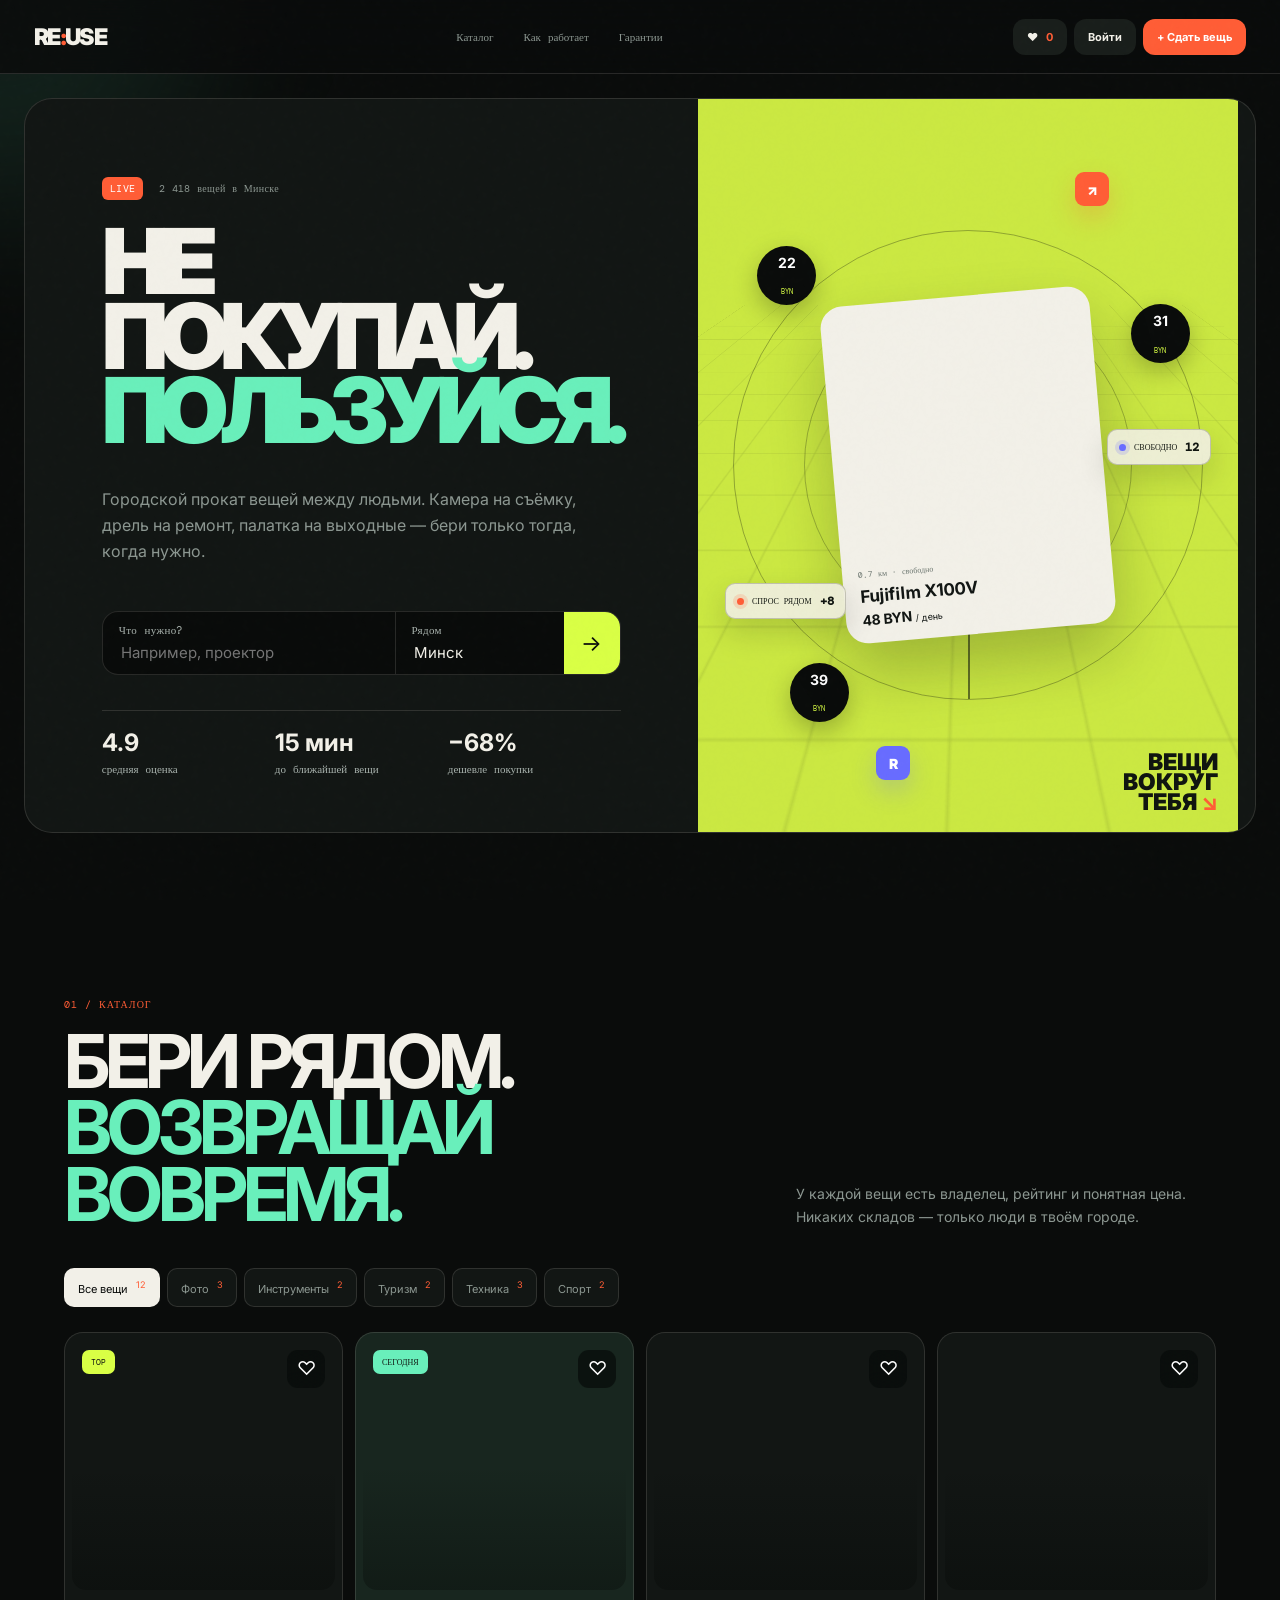
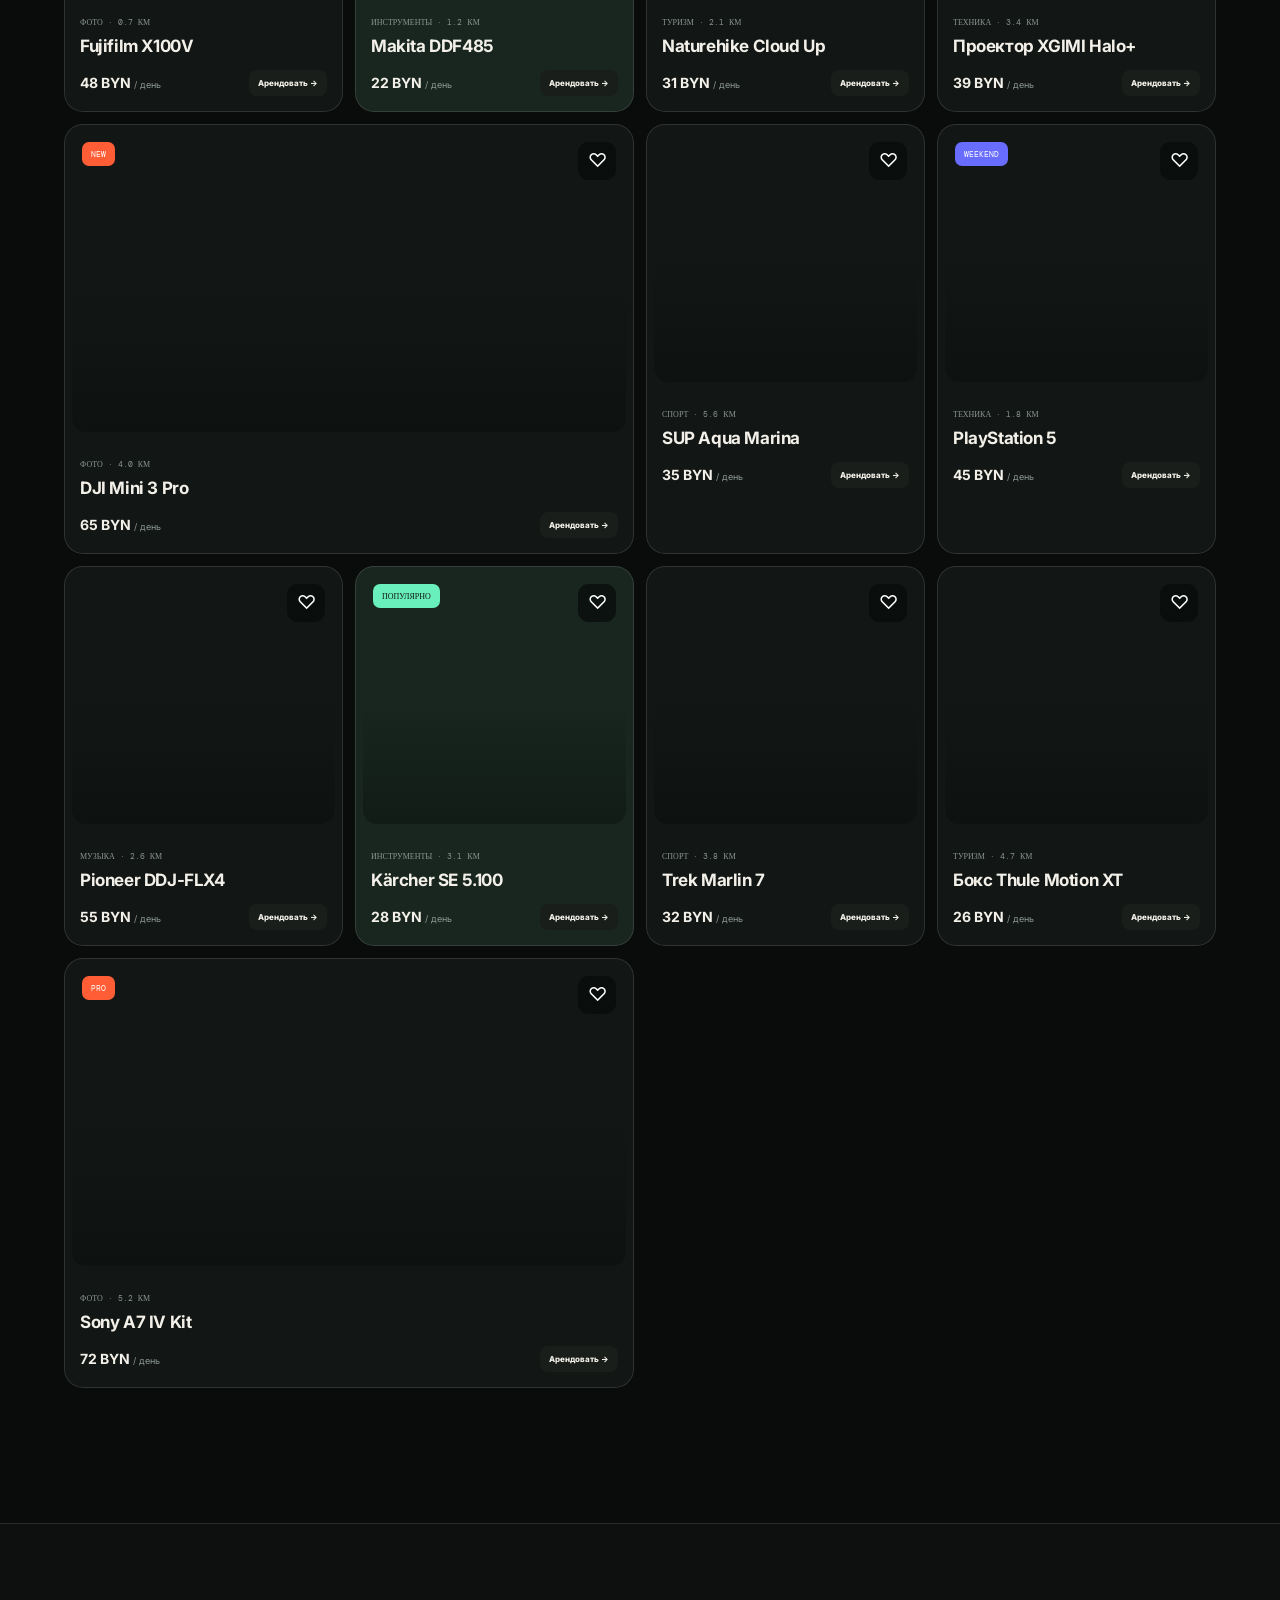
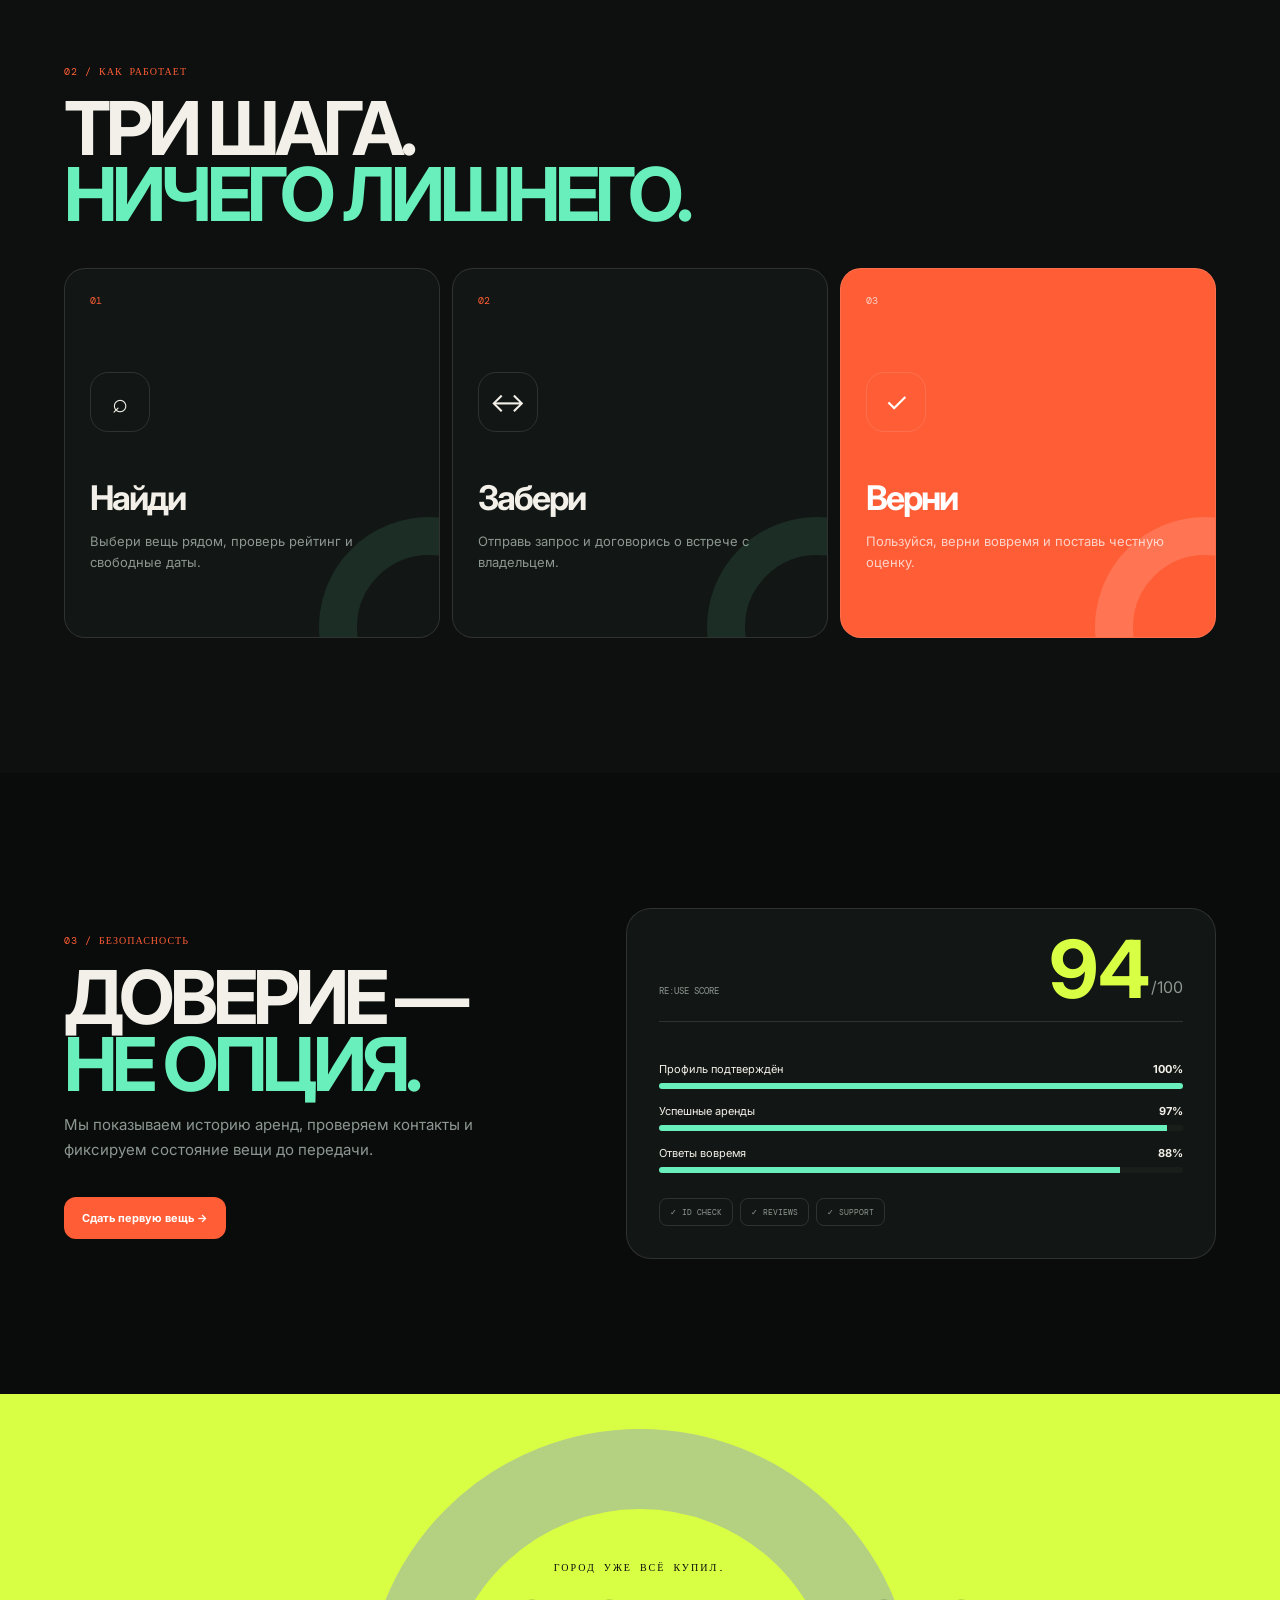
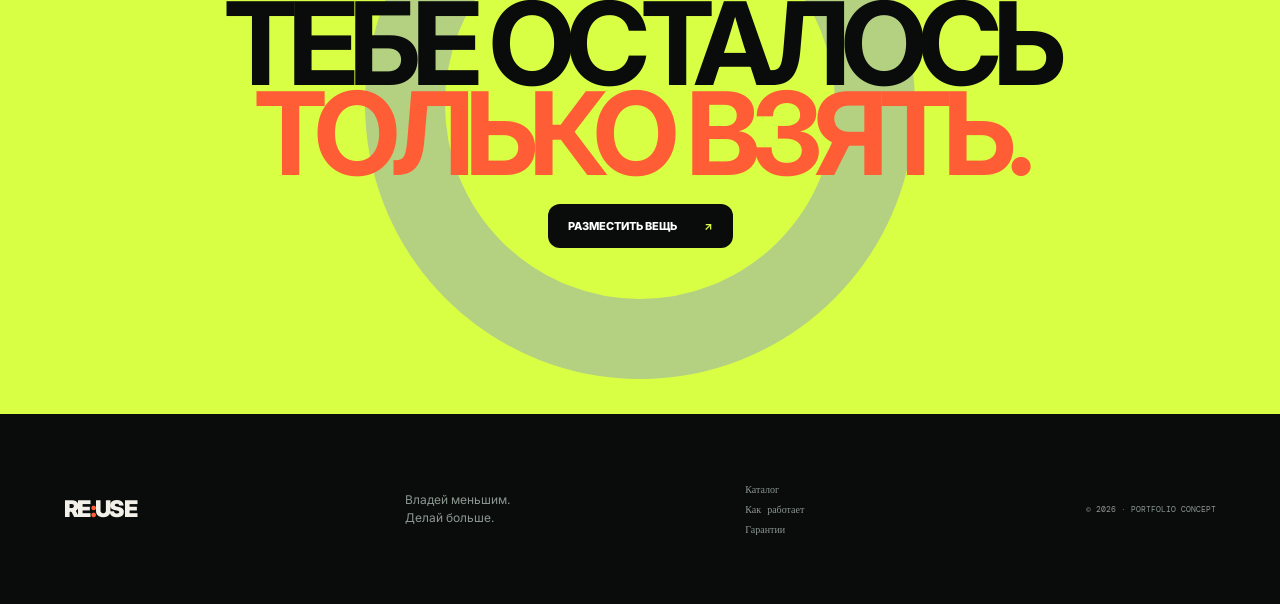
<file: project5/index.html>
<!doctype html>
<html lang="ru">
<head>
  <meta charset="UTF-8">
  <meta name="viewport" content="width=device-width, initial-scale=1">
  <meta name="description" content="RE:USE — городской сервис аренды вещей рядом с домом.">
  <title>RE:USE — городской прокат между людьми</title>
  <link rel="preconnect" href="https://fonts.googleapis.com">
  <link rel="preconnect" href="https://fonts.gstatic.com" crossorigin>
  <link href="https://fonts.googleapis.com/css2?family=DM+Mono:wght@400;500&family=Inter:wght@400;500;600;700;800;900&display=swap" rel="stylesheet">
  <link rel="stylesheet" href="style.css">
  <style>
    body:before{opacity:.012}
    .finder label{font-size:11px;letter-spacing:.35px;color:#a9b3ae}
    .finder input{font-size:15px}
    .hero-metrics b{font-size:24px}
    .hero-metrics span{font-size:11px;line-height:1.35;color:#a9b3ae}
    .float-signal,.float-token{position:absolute;z-index:5;pointer-events:none;will-change:transform}
    .float-signal{display:flex;align-items:center;gap:8px;padding:9px 11px;border:1px solid rgba(10,12,11,.2);border-radius:10px;background:rgba(242,240,232,.88);color:#101510;box-shadow:0 13px 30px rgba(12,18,14,.16);backdrop-filter:blur(9px);font:8px DM Mono}
    .float-signal b{font-size:12px}.float-signal i{width:7px;height:7px;border-radius:50%;background:#ff5d36;box-shadow:0 0 0 4px rgba(255,93,54,.17)}
    .signal-a{left:5%;bottom:29%;animation:signal-drift-a 5.8s ease-in-out infinite}
    .signal-b{right:5%;top:45%;animation:signal-drift-b 7s ease-in-out infinite}
    .signal-b i{background:#686cff;box-shadow:0 0 0 4px rgba(104,108,255,.18)}
    .float-token{display:grid;place-items:center;width:34px;height:34px;border-radius:9px;background:#ff5d36;color:white;font-size:14px;font-weight:900;box-shadow:0 11px 24px rgba(255,93,54,.25)}
    .token-a{right:24%;top:10%;animation:token-orbit-a 8s ease-in-out infinite}
    .token-b{left:33%;bottom:7%;background:#686cff;box-shadow:0 11px 24px rgba(104,108,255,.25);animation:token-orbit-b 6.5s ease-in-out infinite}
    @keyframes signal-drift-a{0%,100%{transform:translate(0,0) rotate(-3deg)}50%{transform:translate(16px,-20px) rotate(3deg)}}
    @keyframes signal-drift-b{0%,100%{transform:translate(0,0) rotate(3deg)}50%{transform:translate(-20px,15px) rotate(-4deg)}}
    @keyframes token-orbit-a{0%,100%{transform:translate(0,0) rotate(0)}33%{transform:translate(18px,10px) rotate(12deg)}66%{transform:translate(-9px,22px) rotate(-8deg)}}
    @keyframes token-orbit-b{0%,100%{transform:translate(0,0) rotate(0)}50%{transform:translate(-18px,-17px) rotate(18deg)}}
    @media(max-width:580px){.finder label{font-size:10px}.finder input{font-size:14px}.hero-metrics b{font-size:21px}.hero-metrics span{font-size:9px}.signal-b,.token-a{display:none}.float-signal{font-size:7px}.signal-a{left:2%;bottom:18%}.token-b{left:16%;bottom:6%}}
    @media(prefers-reduced-motion:reduce){.float-signal,.float-token{animation:none!important}}
  </style>
</head>
<body>
  <div class="cursor-glow" aria-hidden="true"></div>

  <header class="topbar">
    <a class="logo" href="#top">RE<span>:</span>USE</a>
    <nav><a href="#catalog">Каталог</a><a href="#how">Как работает</a><a href="#trust">Гарантии</a></nav>
    <div class="top-actions">
      <button class="fav-top" id="favorites-button" aria-label="Избранное">♥ <span id="favorite-count">0</span></button>
      <button class="plain-button" data-open="login">Войти</button>
      <button class="hot-button" data-open="listing">+ Сдать вещь</button>
    </div>
  </header>

  <main id="top">
    <section class="hero">
      <div class="hero-grid">
        <div class="hero-copy reveal">
          <p class="kicker"><span>LIVE</span> 2 418 вещей в Минске</p>
          <h1>НЕ ПОКУПАЙ.<br><i>ПОЛЬЗУЙСЯ.</i></h1>
          <p>Городской прокат вещей между людьми. Камера на съёмку, дрель на ремонт, палатка на выходные — бери только тогда, когда нужно.</p>
          <form class="finder" id="hero-search">
            <div><label for="search-input">Что нужно?</label><input id="search-input" type="search" placeholder="Например, проектор"></div>
            <div class="finder-place"><label for="location-input">Рядом</label><input id="location-input" value="Минск"></div>
            <button type="submit" aria-label="Найти">→</button>
          </form>
          <div class="hero-metrics"><div><b>4.9</b><span>средняя оценка</span></div><div><b>15 мин</b><span>до ближайшей вещи</span></div><div><b>−68%</b><span>дешевле покупки</span></div></div>
        </div>

        <div class="hero-board reveal">
          <div class="map-grid"></div>
          <div class="radar"><i></i><i></i><i></i><span></span></div>
          <article class="hero-product">
            <div class="hero-photo"></div>
            <div><span>0.7 км · свободно</span><h3>Fujifilm X100V</h3><p><b>48 BYN</b> / день</p></div>
          </article>
          <div class="map-pin pin-a"><b>22</b><span>BYN</span></div>
          <div class="map-pin pin-b"><b>31</b><span>BYN</span></div>
          <div class="map-pin pin-c"><b>39</b><span>BYN</span></div>
          <div class="float-signal signal-a"><i></i><span>СПРОС РЯДОМ</span><b>+8</b></div>
          <div class="float-signal signal-b"><i></i><span>СВОБОДНО</span><b>12</b></div>
          <div class="float-token token-a">↗</div>
          <div class="float-token token-b">R</div>
          <div class="board-label">ВЕЩИ<br>ВОКРУГ<br>ТЕБЯ <b>↘</b></div>
        </div>
      </div>
    </section>

    <section class="catalog section" id="catalog">
      <header class="section-head reveal"><div><span class="index">01 / КАТАЛОГ</span><h2>БЕРИ РЯДОМ.<br><em>ВОЗВРАЩАЙ ВОВРЕМЯ.</em></h2></div><p>У каждой вещи есть владелец, рейтинг и понятная цена. Никаких складов — только люди в твоём городе.</p></header>
      <div class="filters reveal">
        <button class="filter active" data-filter="all">Все вещи <sup>12</sup></button>
        <button class="filter" data-filter="photo">Фото <sup>3</sup></button>
        <button class="filter" data-filter="tools">Инструменты <sup>2</sup></button>
        <button class="filter" data-filter="travel">Туризм <sup>2</sup></button>
        <button class="filter" data-filter="tech">Техника <sup>3</sup></button>
        <button class="filter" data-filter="sport">Спорт <sup>2</sup></button>
      </div>

      <div class="product-grid" id="product-grid">
        <article class="product-card reveal tilt" data-category="photo" data-title="Fujifilm X100V" data-price="48"><div class="product-image img-camera"><span class="badge">TOP</span><button class="heart">♡</button></div><div class="card-copy"><span>Фото · 0.7 км</span><h3>Fujifilm X100V</h3><div><p><b>48 BYN</b> / день</p><button class="book-button">Арендовать →</button></div></div></article>
        <article class="product-card reveal tilt featured" data-category="tools" data-title="Makita DDF485" data-price="22"><div class="product-image img-drill"><span class="badge mint">СЕГОДНЯ</span><button class="heart">♡</button></div><div class="card-copy"><span>Инструменты · 1.2 км</span><h3>Makita DDF485</h3><div><p><b>22 BYN</b> / день</p><button class="book-button">Арендовать →</button></div></div></article>
        <article class="product-card reveal tilt" data-category="travel" data-title="Naturehike Cloud Up" data-price="31"><div class="product-image img-tent"><button class="heart">♡</button></div><div class="card-copy"><span>Туризм · 2.1 км</span><h3>Naturehike Cloud Up</h3><div><p><b>31 BYN</b> / день</p><button class="book-button">Арендовать →</button></div></div></article>
        <article class="product-card reveal tilt" data-category="tech" data-title="XGIMI Halo+" data-price="39"><div class="product-image img-projector"><button class="heart">♡</button></div><div class="card-copy"><span>Техника · 3.4 км</span><h3>Проектор XGIMI Halo+</h3><div><p><b>39 BYN</b> / день</p><button class="book-button">Арендовать →</button></div></div></article>
        <article class="product-card reveal tilt wide" data-category="photo" data-title="DJI Mini 3 Pro" data-price="65"><div class="product-image img-drone"><span class="badge orange">NEW</span><button class="heart">♡</button></div><div class="card-copy"><span>Фото · 4.0 км</span><h3>DJI Mini 3 Pro</h3><div><p><b>65 BYN</b> / день</p><button class="book-button">Арендовать →</button></div></div></article>
        <article class="product-card reveal tilt" data-category="sport" data-title="SUP Aqua Marina" data-price="35"><div class="product-image img-sup"><button class="heart">♡</button></div><div class="card-copy"><span>Спорт · 5.6 км</span><h3>SUP Aqua Marina</h3><div><p><b>35 BYN</b> / день</p><button class="book-button">Арендовать →</button></div></div></article>
        <article class="product-card reveal tilt" data-category="tech" data-title="PlayStation 5" data-price="45"><div class="product-image img-console"><span class="badge purple">WEEKEND</span><button class="heart">♡</button></div><div class="card-copy"><span>Техника · 1.8 км</span><h3>PlayStation 5</h3><div><p><b>45 BYN</b> / день</p><button class="book-button">Арендовать →</button></div></div></article>
        <article class="product-card reveal tilt" data-category="tech" data-title="Pioneer DDJ-FLX4" data-price="55"><div class="product-image img-dj"><button class="heart">♡</button></div><div class="card-copy"><span>Музыка · 2.6 км</span><h3>Pioneer DDJ-FLX4</h3><div><p><b>55 BYN</b> / день</p><button class="book-button">Арендовать →</button></div></div></article>
        <article class="product-card reveal tilt featured" data-category="tools" data-title="Kärcher SE 5.100" data-price="28"><div class="product-image img-cleaner"><span class="badge mint">ПОПУЛЯРНО</span><button class="heart">♡</button></div><div class="card-copy"><span>Инструменты · 3.1 км</span><h3>Kärcher SE 5.100</h3><div><p><b>28 BYN</b> / день</p><button class="book-button">Арендовать →</button></div></div></article>
        <article class="product-card reveal tilt" data-category="sport" data-title="Trek Marlin 7" data-price="32"><div class="product-image img-bike"><button class="heart">♡</button></div><div class="card-copy"><span>Спорт · 3.8 км</span><h3>Trek Marlin 7</h3><div><p><b>32 BYN</b> / день</p><button class="book-button">Арендовать →</button></div></div></article>
        <article class="product-card reveal tilt" data-category="travel" data-title="Thule Motion XT" data-price="26"><div class="product-image img-roofbox"><button class="heart">♡</button></div><div class="card-copy"><span>Туризм · 4.7 км</span><h3>Бокс Thule Motion XT</h3><div><p><b>26 BYN</b> / день</p><button class="book-button">Арендовать →</button></div></div></article>
        <article class="product-card reveal tilt wide" data-category="photo" data-title="Sony A7 IV Kit" data-price="72"><div class="product-image img-sony"><span class="badge orange">PRO</span><button class="heart">♡</button></div><div class="card-copy"><span>Фото · 5.2 км</span><h3>Sony A7 IV Kit</h3><div><p><b>72 BYN</b> / день</p><button class="book-button">Арендовать →</button></div></div></article>
      </div>
      <div class="empty-search" id="empty-search" hidden><b>404</b><h3>Таких вещей рядом нет</h3><p>Попробуй изменить запрос или категорию.</p></div>
    </section>

    <section class="how section" id="how">
      <header class="section-head reveal"><div><span class="index">02 / КАК РАБОТАЕТ</span><h2>ТРИ ШАГА.<br><em>НИЧЕГО ЛИШНЕГО.</em></h2></div></header>
      <div class="steps">
        <article class="step reveal"><span>01</span><div class="step-glyph">⌕</div><h3>Найди</h3><p>Выбери вещь рядом, проверь рейтинг и свободные даты.</p><i></i></article>
        <article class="step reveal"><span>02</span><div class="step-glyph">↔</div><h3>Забери</h3><p>Отправь запрос и договорись о встрече с владельцем.</p><i></i></article>
        <article class="step reveal hot-step"><span>03</span><div class="step-glyph">✓</div><h3>Верни</h3><p>Пользуйся, верни вовремя и поставь честную оценку.</p><i></i></article>
      </div>
    </section>

    <section class="trust section" id="trust">
      <div class="trust-copy reveal"><span class="index">03 / БЕЗОПАСНОСТЬ</span><h2>ДОВЕРИЕ —<br><em>НЕ ОПЦИЯ.</em></h2><p>Мы показываем историю аренд, проверяем контакты и фиксируем состояние вещи до передачи.</p><button class="hot-button" data-open="listing">Сдать первую вещь →</button></div>
      <div class="trust-board reveal">
        <div class="trust-score"><span>RE:USE SCORE</span><b>94</b><i>/100</i></div>
        <div class="trust-bars"><p><span>Профиль подтверждён</span><b>100%</b></p><i style="--fill:100%"></i><p><span>Успешные аренды</span><b>97%</b></p><i style="--fill:97%"></i><p><span>Ответы вовремя</span><b>88%</b></p><i style="--fill:88%"></i></div>
        <div class="trust-tags"><span>✓ ID CHECK</span><span>✓ REVIEWS</span><span>✓ SUPPORT</span></div>
      </div>
    </section>

    <section class="closing">
      <div class="closing-orbit"></div>
      <span>ГОРОД УЖЕ ВСЁ КУПИЛ.</span>
      <h2>ТЕБЕ ОСТАЛОСЬ<br><i>ТОЛЬКО ВЗЯТЬ.</i></h2>
      <button data-open="listing">РАЗМЕСТИТЬ ВЕЩЬ <b>↗</b></button>
    </section>
  </main>

  <footer><a class="logo" href="#top">RE<span>:</span>USE</a><p>Владей меньшим.<br>Делай больше.</p><div><a href="#catalog">Каталог</a><a href="#how">Как работает</a><a href="#trust">Гарантии</a></div><small>© 2026 · PORTFOLIO CONCEPT</small></footer>

  <div class="modal" id="booking-modal" aria-hidden="true"><div class="modal-panel"><button class="modal-close" data-close>×</button><span class="index">БРОНИРОВАНИЕ</span><h2 id="booking-title">Fujifilm X100V</h2><p class="modal-price"><span>Цена за день</span><b id="booking-price">48 BYN</b></p><div class="date-grid"><label>Забрать<input id="date-from" type="date"></label><label>Вернуть<input id="date-to" type="date"></label></div><div class="total"><span><b id="booking-days">1 день</b><small>Демо-расчёт</small></span><strong id="booking-total">48 BYN</strong></div><button class="modal-submit" id="confirm-booking">ОТПРАВИТЬ ЗАПРОС →</button><p class="modal-note" id="booking-note">Деньги не списываются.</p></div></div>
  <div class="modal" id="login-modal" aria-hidden="true"><form class="modal-panel" id="login-form"><button class="modal-close" data-close type="button">×</button><span class="index">АККАУНТ</span><h2>ВОЙТИ В RE:USE</h2><label class="field">Email<input type="email" placeholder="hello@example.com" required></label><label class="field">Пароль<input type="password" minlength="6" placeholder="Минимум 6 символов" required></label><button class="modal-submit">ПРОДОЛЖИТЬ →</button><p class="modal-note" id="login-note">Демо-вход: данные никуда не отправляются.</p></form></div>
  <div class="modal" id="listing-modal" aria-hidden="true"><form class="modal-panel" id="listing-form"><button class="modal-close" data-close type="button">×</button><span class="index">НОВОЕ ОБЪЯВЛЕНИЕ</span><h2>ЧТО СДАЁМ?</h2><label class="field">Название<input placeholder="Например, проектор" required></label><div class="date-grid"><label class="field">Категория<select><option>Фото</option><option>Инструменты</option><option>Туризм</option><option>Техника</option><option>Спорт</option></select></label><label class="field">BYN / день<input type="number" min="1" placeholder="25" required></label></div><label class="upload-drop"><input type="file" accept="image/*" multiple><b>＋ ДОБАВИТЬ ФОТО</b><span>Файлы останутся на устройстве</span></label><button class="modal-submit">СОЗДАТЬ ДЕМО →</button><p class="modal-note" id="listing-note"></p></form></div>
  <div class="toast" id="toast" role="status"></div>
  <script src="script.js"></script>
</body>
</html>
</file>
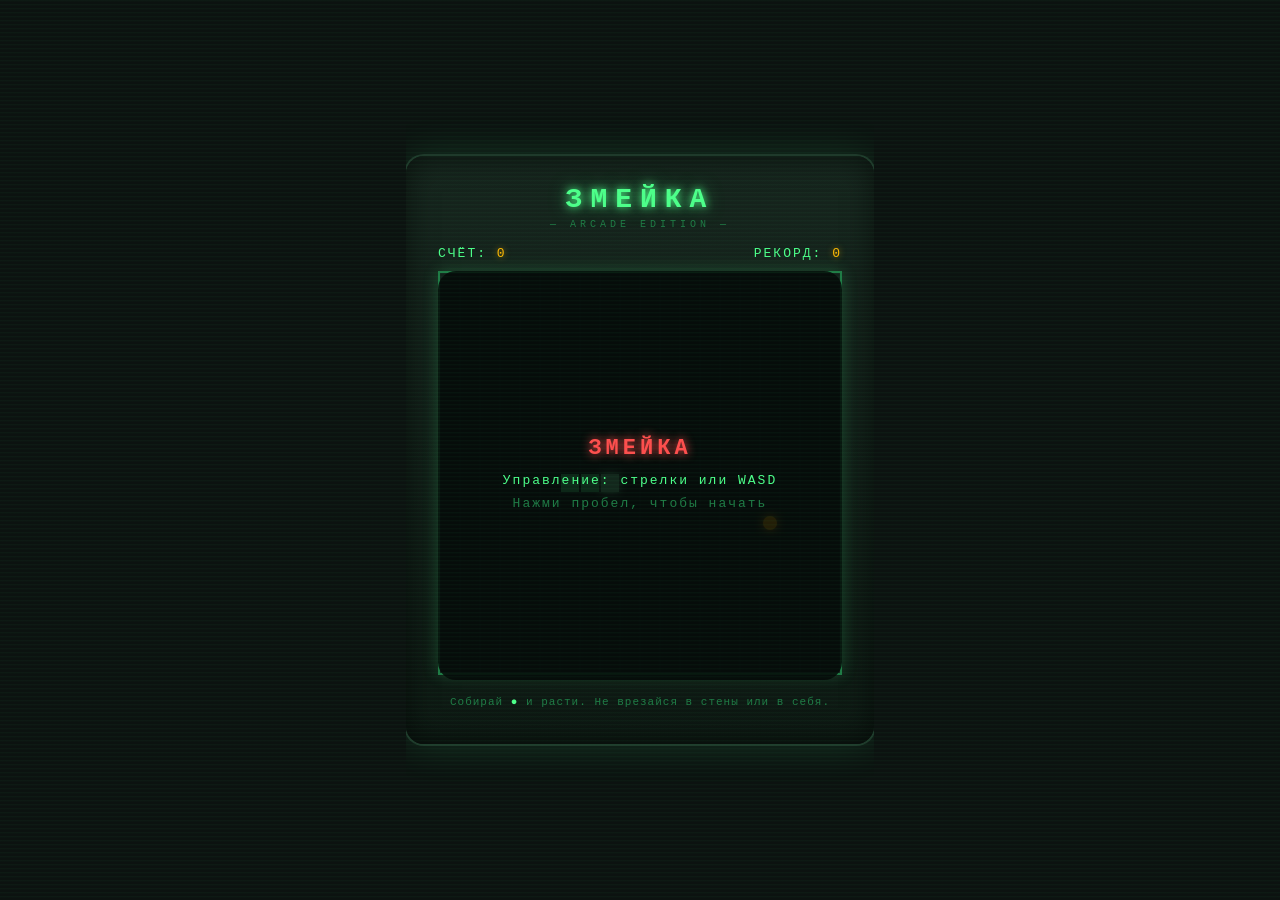
<file: snake.html>
<!DOCTYPE html>
<html lang="ru">
<head>
<meta charset="UTF-8">
<meta name="viewport" content="width=device-width, initial-scale=1.0">
<title>Змейка</title>
<style>
  :root{
    --bg: #0c1210;
    --grid: #12211b;
    --neon: #4dff8a;
    --neon-dim: #1f7a45;
    --amber: #ffb703;
    --red: #ff4d4d;
    --panel: #0f1a15;
    --scanline: rgba(77,255,138,0.035);
  }

  *{ box-sizing: border-box; }

  html, body{
    margin:0;
    height:100%;
    background: var(--bg);
    font-family: 'Courier New', monospace;
    color: var(--neon);
    display:flex;
    align-items:center;
    justify-content:center;
    overflow:hidden;
  }

  body::before{
    content:"";
    position:fixed;
    inset:0;
    background: repeating-linear-gradient(
      to bottom,
      var(--scanline) 0px,
      var(--scanline) 1px,
      transparent 2px,
      transparent 4px
    );
    pointer-events:none;
    z-index: 10;
  }

  .cabinet{
    position:relative;
    display:flex;
    flex-direction:column;
    align-items:center;
    padding: 28px 32px 22px;
    background: linear-gradient(180deg, #16241d 0%, #0d1712 100%);
    border-radius: 18px;
    box-shadow:
      0 0 0 2px #1f3a2b,
      0 0 40px rgba(77,255,138,0.15),
      inset 0 0 30px rgba(0,0,0,0.6);
  }

  h1{
    margin: 0 0 4px;
    font-size: 28px;
    letter-spacing: 8px;
    text-transform: uppercase;
    color: var(--neon);
    text-shadow: 0 0 8px var(--neon), 0 0 18px rgba(77,255,138,0.5);
  }

  .subtitle{
    margin: 0 0 16px;
    font-size: 10px;
    letter-spacing: 4px;
    color: var(--neon-dim);
    text-transform: uppercase;
  }

  .hud{
    display:flex;
    justify-content: space-between;
    width: 100%;
    max-width: 480px;
    margin-bottom: 10px;
    font-size: 13px;
    letter-spacing: 2px;
  }

  .hud span.value{
    color: var(--amber);
    text-shadow: 0 0 6px rgba(255,183,3,0.6);
  }

  #gameCanvas{
    background: var(--grid);
    border: 2px solid var(--neon-dim);
    box-shadow:
      0 0 20px rgba(77,255,138,0.15) inset,
      0 0 15px rgba(77,255,138,0.2);
    image-rendering: pixelated;
    max-width: 90vw;
    height: auto;
  }

  .footer{
    margin-top: 14px;
    font-size: 11px;
    color: var(--neon-dim);
    letter-spacing: 1px;
    text-align: center;
    line-height: 1.6;
  }

  .footer b{ color: var(--neon); }

  .overlay{
    position:absolute;
    inset: 0;
    display:none;
    flex-direction: column;
    align-items:center;
    justify-content:center;
    background: rgba(5,10,8,0.88);
    border-radius: 18px;
    z-index: 5;
    text-align:center;
    padding: 20px;
  }

  .overlay.show{ display:flex; }

  .overlay h2{
    font-size: 22px;
    letter-spacing: 4px;
    color: var(--red);
    text-shadow: 0 0 10px var(--red);
    margin: 0 0 8px;
    animation: flicker 1.4s infinite;
  }

  .overlay p{
    margin: 4px 0;
    font-size: 13px;
    letter-spacing: 2px;
  }

  .overlay .score-final{
    color: var(--amber);
    font-size: 16px;
    margin: 10px 0 18px;
  }

  .overlay button{
    background: transparent;
    border: 2px solid var(--neon);
    color: var(--neon);
    font-family: inherit;
    padding: 10px 22px;
    font-size: 13px;
    letter-spacing: 3px;
    cursor: pointer;
    text-transform: uppercase;
    transition: all .15s ease;
  }

  .overlay button:hover{
    background: var(--neon);
    color: #05100a;
    box-shadow: 0 0 20px var(--neon);
  }

  .start-msg{
    font-size: 12px;
    letter-spacing: 2px;
    color: var(--neon-dim);
    margin-top: 6px;
    animation: blink 1.2s steps(2) infinite;
  }

  @keyframes blink{ 50%{ opacity: 0; } }
  @keyframes flicker{
    0%, 100% { opacity: 1; }
    45% { opacity: 1; }
    50% { opacity: 0.4; }
    55% { opacity: 1; }
  }

  .canvas-wrap{ position: relative; }

  @media (max-width: 520px){
    h1{ font-size: 20px; letter-spacing: 5px; }
    .cabinet{ padding: 16px 14px 14px; }
  }
</style>
</head>
<body>

<div class="cabinet">
  <h1>Змейка</h1>
  <p class="subtitle">— arcade edition —</p>

  <div class="hud">
    <div>СЧЁТ: <span class="value" id="score">0</span></div>
    <div>РЕКОРД: <span class="value" id="highscore">0</span></div>
  </div>

  <div class="canvas-wrap">
    <canvas id="gameCanvas" width="400" height="400"></canvas>

    <div class="overlay show" id="startOverlay">
      <h2>ЗМЕЙКА</h2>
      <p>Управление: стрелки или WASD</p>
      <p class="start-msg">Нажми пробел, чтобы начать</p>
    </div>

    <div class="overlay" id="gameOverOverlay">
      <h2>ИГРА ОКОНЧЕНА</h2>
      <p class="score-final">Счёт: <span id="finalScore">0</span></p>
      <button id="restartBtn">Играть снова</button>
    </div>
  </div>

  <p class="footer">Собирай <b>●</b> и расти. Не врезайся в стены или в себя.</p>
</div>

<script>
(function(){
  const canvas = document.getElementById('gameCanvas');
  const ctx = canvas.getContext('2d');
  const scoreEl = document.getElementById('score');
  const highscoreEl = document.getElementById('highscore');
  const startOverlay = document.getElementById('startOverlay');
  const gameOverOverlay = document.getElementById('gameOverOverlay');
  const finalScoreEl = document.getElementById('finalScore');
  const restartBtn = document.getElementById('restartBtn');

  const GRID = 20;
  const CELLS = canvas.width / GRID; // 20x20
  const BASE_SPEED = 130; // ms per tick, gets faster
  const MIN_SPEED = 65;

  let snake, dir, nextDir, food, score, speed, running, loopId, started;
  let highscore = Number(localStorage.getItem('snake_highscore') || 0);
  highscoreEl.textContent = highscore;

  function resetState(){
    snake = [
      {x: 8, y: 10},
      {x: 7, y: 10},
      {x: 6, y: 10}
    ];
    dir = {x: 1, y: 0};
    nextDir = {x: 1, y: 0};
    score = 0;
    speed = BASE_SPEED;
    running = true;
    scoreEl.textContent = score;
    placeFood();
  }

  function placeFood(){
    let valid = false;
    while(!valid){
      food = {
        x: Math.floor(Math.random() * CELLS),
        y: Math.floor(Math.random() * CELLS)
      };
      valid = !snake.some(seg => seg.x === food.x && seg.y === food.y);
    }
  }

  function drawCell(x, y, color, glow){
    ctx.fillStyle = color;
    if(glow){
      ctx.shadowColor = color;
      ctx.shadowBlur = 8;
    } else {
      ctx.shadowBlur = 0;
    }
    const pad = 1;
    ctx.fillRect(x*GRID+pad, y*GRID+pad, GRID-pad*2, GRID-pad*2);
    ctx.shadowBlur = 0;
  }

  function drawGrid(){
    ctx.fillStyle = '#12211b';
    ctx.fillRect(0,0,canvas.width, canvas.height);
    ctx.strokeStyle = 'rgba(77,255,138,0.05)';
    ctx.lineWidth = 1;
    for(let i=0;i<=CELLS;i++){
      ctx.beginPath();
      ctx.moveTo(i*GRID, 0);
      ctx.lineTo(i*GRID, canvas.height);
      ctx.stroke();
      ctx.beginPath();
      ctx.moveTo(0, i*GRID);
      ctx.lineTo(canvas.width, i*GRID);
      ctx.stroke();
    }
  }

  function draw(){
    drawGrid();

    // food
    ctx.beginPath();
    const fx = food.x*GRID + GRID/2;
    const fy = food.y*GRID + GRID/2;
    ctx.fillStyle = '#ffb703';
    ctx.shadowColor = '#ffb703';
    ctx.shadowBlur = 10;
    ctx.arc(fx, fy, GRID/2 - 3, 0, Math.PI*2);
    ctx.fill();
    ctx.shadowBlur = 0;

    // snake
    snake.forEach((seg, i) => {
      const color = i === 0 ? '#7dffb0' : '#4dff8a';
      drawCell(seg.x, seg.y, color, i === 0);
    });
  }

  function tick(){
    dir = nextDir;
    const head = { x: snake[0].x + dir.x, y: snake[0].y + dir.y };

    // wall collision
    if(head.x < 0 || head.x >= CELLS || head.y < 0 || head.y >= CELLS){
      return gameOver();
    }
    // self collision
    if(snake.some(seg => seg.x === head.x && seg.y === head.y)){
      return gameOver();
    }

    snake.unshift(head);

    if(head.x === food.x && head.y === food.y){
      score += 10;
      scoreEl.textContent = score;
      placeFood();
      speed = Math.max(MIN_SPEED, speed - 3);
    } else {
      snake.pop();
    }

    draw();
  }

  function loop(){
    if(!running) return;
    tick();
    if(running){
      loopId = setTimeout(loop, speed);
    }
  }

  function gameOver(){
    running = false;
    clearTimeout(loopId);
    if(score > highscore){
      highscore = score;
      localStorage.setItem('snake_highscore', highscore);
      highscoreEl.textContent = highscore;
    }
    finalScoreEl.textContent = score;
    gameOverOverlay.classList.add('show');
  }

  function startGame(){
    started = true;
    startOverlay.classList.remove('show');
    gameOverOverlay.classList.remove('show');
    resetState();
    draw();
    clearTimeout(loopId);
    loop();
  }

  const KEY_MAP = {
    ArrowUp: {x:0,y:-1}, ArrowDown:{x:0,y:1}, ArrowLeft:{x:-1,y:0}, ArrowRight:{x:1,y:0},
    w:{x:0,y:-1}, s:{x:0,y:1}, a:{x:-1,y:0}, d:{x:1,y:0},
    W:{x:0,y:-1}, S:{x:0,y:1}, A:{x:-1,y:0}, D:{x:1,y:0}
  };

  window.addEventListener('keydown', (e) => {
    if(e.key === ' '){
      e.preventDefault();
      if(!started || !running){
        startGame();
      }
      return;
    }

    const newDir = KEY_MAP[e.key];
    if(!newDir || !running) return;
    e.preventDefault();

    // prevent reversing directly into itself
    if(newDir.x === -dir.x && newDir.y === -dir.y) return;
    nextDir = newDir;
  });

  restartBtn.addEventListener('click', startGame);

  // simple swipe support for mobile
  let touchStart = null;
  canvas.addEventListener('touchstart', (e) => {
    touchStart = e.touches[0];
  }, {passive:true});
  canvas.addEventListener('touchend', (e) => {
    if(!touchStart) return;
    if(!started || !running){ startGame(); return; }
    const t = e.changedTouches[0];
    const dx = t.clientX - touchStart.clientX;
    const dy = t.clientY - touchStart.clientY;
    let newDir;
    if(Math.abs(dx) > Math.abs(dy)){
      newDir = dx > 0 ? {x:1,y:0} : {x:-1,y:0};
    } else {
      newDir = dy > 0 ? {x:0,y:1} : {x:0,y:-1};
    }
    if(!(newDir.x === -dir.x && newDir.y === -dir.y)){
      nextDir = newDir;
    }
  }, {passive:true});

  // initial draw before game starts
  resetState();
  draw();
})();
</script>

</body>
</html>
</file>
<file: styles.css>
:root {
  --bg: #050605;
  --surface: #0b0d0b;
  --surface-2: #111411;
  --paper: #f2f0e8;
  --muted: #a0a69e;
  --dim: #767d75;
  --line: rgba(242, 240, 232, 0.14);
  --line-strong: rgba(242, 240, 232, 0.28);
  --acid: #caff38;
  --orange: #ff5635;
  --active-accent: #c9a962;
  --display: "Unbounded", Arial, sans-serif;
  --body: "Manrope", Arial, sans-serif;
  --mono: "IBM Plex Mono", Consolas, monospace;
  --shell: min(1440px, calc(100vw - 64px));
  --ease-out: cubic-bezier(0.16, 1, 0.3, 1);
  --ease-smooth: cubic-bezier(0.65, 0, 0.35, 1);
}

*,
*::before,
*::after {
  box-sizing: border-box;
}

html {
  scroll-behavior: smooth;
  scrollbar-color: var(--acid) var(--bg);
}

body {
  margin: 0;
  overflow-x: hidden;
  background: var(--bg);
  color: var(--paper);
  font-family: var(--body);
  font-size: 16px;
  -webkit-font-smoothing: antialiased;
  text-rendering: optimizeLegibility;
}

body::before {
  content: "";
  position: fixed;
  inset: 0;
  z-index: -3;
  pointer-events: none;
  background-image:
    linear-gradient(rgba(242, 240, 232, 0.025) 1px, transparent 1px),
    linear-gradient(90deg, rgba(242, 240, 232, 0.025) 1px, transparent 1px);
  background-size: 48px 48px;
  mask-image: linear-gradient(to bottom, #000, transparent 74%);
}

body::after {
  content: "";
  position: fixed;
  inset: 0;
  z-index: 1000;
  opacity: 0.025;
  pointer-events: none;
  background:
    repeating-radial-gradient(circle at 20% 30%, transparent 0 1px, #fff 1px 1.5px, transparent 1.5px 4px),
    repeating-radial-gradient(circle at 80% 70%, transparent 0 2px, #fff 2px 2.5px, transparent 2.5px 5px);
  background-size: 61px 67px, 71px 73px;
  mix-blend-mode: screen;
}

::selection {
  background: var(--acid);
  color: var(--bg);
}

a {
  color: inherit;
  text-decoration: none;
}

.css-arrow {
  position: relative;
  display: inline-block;
  width: 1em;
  height: 1em;
  flex: none;
  color: currentColor;
  font-size: 16px;
  vertical-align: -0.12em;
}

.css-arrow--ne::before {
  content: "";
  position: absolute;
  left: 5%;
  top: 50%;
  width: 105%;
  height: 2px;
  border-radius: 99px;
  background: currentColor;
  transform: translateY(-50%) rotate(-45deg);
}

.css-arrow--ne::after {
  content: "";
  position: absolute;
  top: 5%;
  right: 5%;
  width: 54%;
  height: 54%;
  border-top: 2px solid currentColor;
  border-right: 2px solid currentColor;
}

.css-arrow--down::before {
  content: "";
  position: absolute;
  top: 0;
  left: 50%;
  width: 2px;
  height: 100%;
  border-radius: 99px;
  background: currentColor;
  transform: translateX(-50%);
}

.css-arrow--down::after {
  content: "";
  position: absolute;
  right: 14%;
  bottom: 4%;
  width: 55%;
  height: 55%;
  border-right: 2px solid currentColor;
  border-bottom: 2px solid currentColor;
  transform: rotate(45deg);
}

.css-arrow--up {
  transform: rotate(180deg);
}

button,
input,
textarea,
select {
  font: inherit;
}

img,
canvas,
iframe {
  display: block;
  max-width: 100%;
}

:focus-visible {
  outline: 2px solid var(--acid);
  outline-offset: 5px;
}

.skip-link {
  position: fixed;
  top: 12px;
  left: 12px;
  z-index: 2000;
  padding: 12px 16px;
  background: var(--acid);
  color: var(--bg);
  font: 600 12px var(--mono);
  transform: translateY(-180%);
  transition: transform 0.2s;
}

.skip-link:focus {
  transform: translateY(0);
}

.page-progress {
  position: fixed;
  inset: 0 0 auto;
  z-index: 1200;
  height: 2px;
  background: transparent;
}

.page-progress span {
  display: block;
  width: 100%;
  height: 100%;
  background: var(--acid);
  transform: scaleX(0);
  transform-origin: left;
  will-change: transform;
}

.page-wipe {
  position: fixed;
  inset: 0;
  z-index: 1500;
  display: grid;
  grid-template-columns: repeat(4, 1fr);
  pointer-events: none;
}

.page-wipe i {
  background: var(--acid);
  transform-origin: top;
  animation: wipe-away 0.85s var(--ease-out) both;
}

.page-wipe i:nth-child(2) { animation-delay: 0.055s; }
.page-wipe i:nth-child(3) { animation-delay: 0.11s; }
.page-wipe i:nth-child(4) { animation-delay: 0.165s; }

@keyframes wipe-away {
  0% { transform: scaleY(1); }
  100% { transform: scaleY(0); }
}

.pointer-light {
  position: fixed;
  inset: 0;
  z-index: -2;
  pointer-events: none;
  opacity: 0.75;
  background: radial-gradient(
    560px circle at var(--pointer-x, 50%) var(--pointer-y, 30%),
    rgba(202, 255, 56, 0.075),
    transparent 62%
  );
}

.cursor-dot,
.cursor-ring {
  position: fixed;
  top: 0;
  left: 0;
  z-index: 1300;
  pointer-events: none;
  border-radius: 50%;
  opacity: 0;
  will-change: transform;
}

.cursor-dot {
  width: 6px;
  height: 6px;
  margin: -3px 0 0 -3px;
  background: var(--acid);
}

.cursor-ring {
  display: grid;
  place-items: center;
  width: 44px;
  height: 44px;
  margin: -22px 0 0 -22px;
  border: 1px solid rgba(202, 255, 56, 0.65);
  transition: width 0.25s var(--ease-out), height 0.25s var(--ease-out),
              margin 0.25s var(--ease-out), background 0.25s,
              border-color 0.25s;
}

.cursor-ring span {
  opacity: 0;
  color: var(--bg);
  font: 600 8px var(--mono);
  letter-spacing: 0.08em;
  transition: opacity 0.2s;
}

body.cursor-ready .cursor-dot,
body.cursor-ready .cursor-ring {
  opacity: 1;
}

body.cursor-over-project .cursor-ring {
  width: 76px;
  height: 76px;
  margin: -38px 0 0 -38px;
  border-color: var(--acid);
  background: var(--acid);
}

body.cursor-over-project .cursor-ring span {
  opacity: 1;
}

body.cursor-over-link .cursor-ring {
  width: 58px;
  height: 58px;
  margin: -29px 0 0 -29px;
  background: rgba(202, 255, 56, 0.12);
}

.section-shell {
  width: var(--shell);
  margin-inline: auto;
}

.topbar {
  position: fixed;
  top: 0;
  left: 50%;
  z-index: 500;
  display: grid;
  grid-template-columns: 1fr auto 1fr;
  align-items: center;
  width: calc(100vw - 32px);
  height: 72px;
  padding: 0 20px;
  border-bottom: 1px solid var(--line);
  background: rgba(5, 6, 5, 0.72);
  backdrop-filter: blur(18px);
  transform: translateX(-50%);
  transition: width 0.4s var(--ease-out), top 0.4s var(--ease-out),
              border-color 0.3s, background 0.3s;
}

.topbar.is-compact {
  top: 12px;
  width: min(1080px, calc(100vw - 24px));
  border: 1px solid var(--line);
  background: rgba(9, 11, 9, 0.88);
}

.wordmark {
  display: inline-flex;
  align-items: center;
  gap: 10px;
  width: fit-content;
  font: 700 13px var(--display);
  letter-spacing: -0.03em;
}

.wordmark__mark {
  display: grid;
  place-items: center;
  width: 31px;
  height: 31px;
  border: 1px solid var(--line-strong);
  color: var(--acid);
  font: 500 10px var(--mono);
  transition: color 0.25s, background 0.25s, border-color 0.25s;
}

.wordmark:hover .wordmark__mark {
  border-color: var(--acid);
  background: var(--acid);
  color: var(--bg);
}

.topbar__nav {
  display: flex;
  gap: clamp(18px, 3vw, 44px);
}

.topbar__nav a {
  display: flex;
  gap: 7px;
  align-items: baseline;
  color: var(--muted);
  font: 500 10px var(--mono);
  text-transform: uppercase;
  letter-spacing: 0.03em;
  transition: color 0.2s;
}

.topbar__nav a span {
  color: var(--dim);
  font-size: 8px;
}

.topbar__nav a:hover,
.topbar__nav a.is-current {
  color: var(--paper);
}

.topbar__status {
  display: flex;
  justify-self: end;
  align-items: center;
  gap: 9px;
  min-width: 44px;
  min-height: 44px;
  font: 500 10px var(--mono);
  text-transform: uppercase;
}

.topbar__status i {
  width: 7px;
  height: 7px;
  border-radius: 50%;
  background: var(--orange);
  box-shadow: 0 0 0 0 rgba(255, 86, 53, 0.6);
  animation: status-pulse 2s infinite;
}

.topbar__status b {
  display: grid;
  place-items: center;
  width: 12px;
  height: 12px;
  color: var(--acid);
}

.topbar__status .css-arrow {
  width: 8px;
  height: 8px;
}

@keyframes status-pulse {
  0% { box-shadow: 0 0 0 0 rgba(255, 86, 53, 0.55); }
  65% { box-shadow: 0 0 0 8px rgba(255, 86, 53, 0); }
  100% { box-shadow: 0 0 0 0 rgba(255, 86, 53, 0); }
}

.hero {
  position: relative;
  isolation: isolate;
  min-height: 100svh;
  overflow: hidden;
  padding: 146px 32px 54px;
  border-bottom: 1px solid var(--line);
}

.hero::before {
  content: "";
  position: absolute;
  right: 9%;
  top: 13%;
  z-index: -2;
  width: clamp(260px, 38vw, 650px);
  aspect-ratio: 1;
  border: 1px solid rgba(202, 255, 56, 0.16);
  border-radius: 50%;
  box-shadow:
    0 0 0 90px rgba(202, 255, 56, 0.015),
    0 0 0 180px rgba(202, 255, 56, 0.01);
}

.hero::after {
  content: "";
  position: absolute;
  right: -12%;
  bottom: -38%;
  z-index: -2;
  width: 55vw;
  height: 55vw;
  border-radius: 50%;
  background: rgba(112, 66, 255, 0.12);
  filter: blur(120px);
}

.signal-canvas {
  position: absolute;
  inset: 0;
  z-index: -1;
  width: 100%;
  height: 100%;
  opacity: 0.75;
}

.hero__coordinates {
  position: absolute;
  top: 110px;
  color: var(--dim);
  font: 500 8px var(--mono);
  letter-spacing: 0.12em;
  writing-mode: vertical-rl;
}

.hero__coordinates--left { left: 13px; }
.hero__coordinates--right { right: 13px; }

.hero__content {
  display: flex;
  flex-direction: column;
  min-height: calc(100svh - 200px);
  width: var(--shell);
  margin-inline: auto;
}

.hero__eyebrow {
  display: flex;
  justify-content: space-between;
  align-items: center;
  width: 100%;
  margin-bottom: clamp(30px, 5vh, 72px);
  color: var(--muted);
  font: 500 10px var(--mono);
  text-transform: uppercase;
  letter-spacing: 0.08em;
}

.hero__eyebrow span:first-child {
  display: flex;
  gap: 9px;
  align-items: center;
  color: var(--paper);
}

.hero__eyebrow span:first-child::before {
  content: "";
  width: 34px;
  height: 1px;
  background: var(--acid);
}

.hero__title {
  margin: 0;
  font: 700 clamp(54px, 8.9vw, 148px) / 0.87 var(--display);
  letter-spacing: -0.075em;
  text-transform: uppercase;
}

.hero__line {
  display: block;
  overflow: hidden;
  padding: 0.07em 0.08em 0.08em 0;
}

.hero__line i {
  display: block;
  font-style: normal;
  transform: translateY(118%);
  animation: title-in 1.05s var(--ease-out) forwards;
}

.hero__line:nth-child(2) i { animation-delay: 0.09s; }
.hero__line:nth-child(3) i { animation-delay: 0.18s; }

.hero__line--shift {
  padding-left: 13vw;
}

.hero__line--accent {
  font-size: 0.72em;
  color: transparent;
  -webkit-text-stroke: 1.5px var(--acid);
  text-align: right;
}

@keyframes title-in {
  to { transform: translateY(0); }
}

.hero__footer {
  display: grid;
  grid-template-columns: minmax(280px, 0.9fr) auto 1fr;
  gap: clamp(24px, 5vw, 80px);
  align-items: end;
  margin-top: auto;
  padding-top: 46px;
}

.hero__intro {
  max-width: 460px;
  margin: 0;
  color: var(--muted);
  font-size: clamp(14px, 1.15vw, 17px);
  line-height: 1.65;
}

.hero__intro strong {
  color: var(--paper);
  font-weight: 600;
}

.round-link {
  display: grid;
  grid-template-rows: 1fr auto;
  place-items: center;
  width: 128px;
  height: 128px;
  padding: 30px 20px 21px;
  border: 1px solid var(--acid);
  border-radius: 50%;
  color: var(--acid);
  font: 500 9px/1.45 var(--mono);
  text-align: center;
  text-transform: uppercase;
  transition: color 0.35s, background 0.35s;
  will-change: transform;
}

.round-link__label {
  align-self: center;
}

.round-link .css-arrow {
  width: 10px;
  height: 15px;
}

.round-link:hover {
  background: var(--acid);
  color: var(--bg);
}

.hero__stack {
  display: flex;
  justify-self: end;
  gap: 5px;
  flex-wrap: wrap;
  max-width: 310px;
  margin: 0;
  padding: 0;
  list-style: none;
}

.hero__stack li {
  padding: 8px 11px;
  border: 1px solid var(--line);
  color: var(--muted);
  font: 500 9px var(--mono);
  text-transform: uppercase;
}

.hero__scroll {
  position: absolute;
  right: 24px;
  bottom: 45px;
  display: flex;
  gap: 12px;
  align-items: center;
  color: var(--dim);
  font: 500 8px var(--mono);
  text-transform: uppercase;
  letter-spacing: 0.08em;
  transform: rotate(90deg) translateX(100%);
  transform-origin: right center;
}

.hero__scroll span {
  position: relative;
  width: 60px;
  height: 1px;
  overflow: hidden;
  background: var(--line);
}

.hero__scroll span::after {
  content: "";
  position: absolute;
  inset: 0;
  background: var(--acid);
  transform: translateX(-100%);
  animation: scroll-line 2.2s var(--ease-smooth) infinite;
}

@keyframes scroll-line {
  50%, 100% { transform: translateX(100%); }
}

.ticker {
  overflow: hidden;
  border-bottom: 1px solid var(--line);
  background: var(--acid);
  color: var(--bg);
}

.ticker__track {
  display: flex;
  width: max-content;
  animation: ticker-move 26s linear infinite;
}

.ticker__group {
  display: flex;
  flex: none;
  align-items: center;
  padding: 16px 0;
  font: 600 11px var(--mono);
  letter-spacing: 0.04em;
}

.ticker__group span { padding-inline: 28px; }
.ticker__group i { font-style: normal; }

@keyframes ticker-move {
  to { transform: translateX(-50%); }
}

.work {
  padding-block: clamp(110px, 13vw, 200px);
}

.section-heading {
  display: grid;
  grid-template-columns: 1fr auto;
  gap: 40px;
  align-items: end;
  padding-bottom: clamp(60px, 8vw, 110px);
}

.section-kicker {
  display: flex;
  gap: 12px;
  align-items: center;
  margin: 0 0 22px;
  color: var(--muted);
  font: 500 10px var(--mono);
  text-transform: uppercase;
  letter-spacing: 0.08em;
}

.section-kicker span {
  color: var(--acid);
}

.section-heading h2,
.approach__header h2 {
  margin: 0;
  font: 700 clamp(58px, 8vw, 126px) / 0.84 var(--display);
  letter-spacing: -0.075em;
}

.section-heading__aside {
  display: flex;
  gap: 26px;
  align-items: flex-end;
  padding-bottom: 8px;
}

.section-heading__aside strong {
  color: var(--acid);
  font: 700 clamp(58px, 6vw, 92px) / 0.7 var(--display);
  letter-spacing: -0.08em;
}

.section-heading__aside p {
  margin: 0;
  color: var(--muted);
  font: 500 10px/1.65 var(--mono);
  text-transform: uppercase;
}

.work__stage {
  display: grid;
  grid-template-columns: minmax(430px, 0.83fr) minmax(520px, 1.17fr);
  gap: clamp(48px, 7vw, 108px);
  align-items: start;
}

.project-list {
  margin: 0;
  padding: 0;
  border-bottom: 1px solid var(--line);
  list-style: none;
}

.project-list > li {
  margin: 0;
  padding: 0;
}

.project-row {
  --row-accent: var(--acid);
  display: grid;
  grid-template-rows: auto 0fr;
  overflow: hidden;
  border-top: 1px solid var(--line);
  transition: grid-template-rows 0.55s var(--ease-out),
              background 0.35s, border-color 0.35s;
}

.project-row.is-active {
  grid-template-rows: auto 1fr;
  border-color: var(--active-accent);
  background: rgba(255, 255, 255, 0.025);
}

.project-row__head {
  display: grid;
  grid-template-columns: 44px minmax(170px, 1fr) auto 28px;
  gap: 14px;
  align-items: center;
  min-height: 108px;
  padding: 0 18px 0 0;
}

.project-row__number {
  align-self: start;
  padding-top: 24px;
  color: var(--dim);
  font: 500 9px var(--mono);
  transition: color 0.25s;
}

.project-row h3 {
  margin: 0;
  font: 600 clamp(27px, 2.4vw, 42px) / 1 var(--display);
  letter-spacing: -0.065em;
  transition: color 0.25s, transform 0.4s var(--ease-out);
}

.project-row__type {
  color: var(--muted);
  font: 500 9px var(--mono);
  text-align: right;
  text-transform: uppercase;
}

.project-row__arrow {
  display: grid;
  place-items: center;
  width: 26px;
  height: 26px;
  border: 1px solid var(--line);
  transition: color 0.25s, background 0.25s, border-color 0.25s, transform 0.35s var(--ease-out);
}

.project-row__arrow .css-arrow {
  width: 9px;
  height: 9px;
}

.project-row:hover h3,
.project-row:focus-visible h3,
.project-row.is-active h3 {
  transform: translateX(6px);
}

.project-row:hover .project-row__arrow,
.project-row:focus-visible .project-row__arrow,
.project-row.is-active .project-row__arrow {
  border-color: var(--active-accent);
  background: var(--active-accent);
  color: var(--bg);
  transform: rotate(45deg);
}

.project-row.is-active .project-row__number {
  color: var(--active-accent);
}

.project-row__reveal {
  min-height: 0;
  overflow: hidden;
}

.project-row__body {
  position: relative;
  min-height: 118px;
  padding: 2px 64px 26px 44px;
}

.project-row__body > p {
  max-width: 540px;
  margin: 0 0 17px;
  color: var(--muted);
  font-size: 12px;
  line-height: 1.6;
}

.project-row__tags {
  display: flex;
  gap: 6px;
  flex-wrap: wrap;
}

.project-row__tags span {
  padding: 6px 8px;
  border: 1px solid var(--line);
  color: var(--dim);
  font: 500 8px var(--mono);
  text-transform: uppercase;
}

.project-row__open {
  display: none;
  margin-top: 22px;
  color: var(--paper);
  font: 600 10px var(--mono);
  text-transform: uppercase;
}

.project-row__open b {
  display: inline-grid;
  place-items: center;
  margin-left: 6px;
  color: var(--active-accent);
}

.project-row__open .css-arrow {
  width: 8px;
  height: 8px;
}

.project-thumb {
  display: none;
}

.project-preview {
  position: sticky;
  top: 106px;
}

.preview-frame {
  overflow: hidden;
  border: 1px solid var(--line-strong);
  background: #080908;
  box-shadow: 0 35px 110px rgba(0, 0, 0, 0.44);
  transform: perspective(1500px) rotateY(var(--preview-tilt-x, 0deg)) rotateX(var(--preview-tilt-y, 0deg));
  transform-style: preserve-3d;
  transition: border-color 0.35s, transform 0.45s var(--ease-out);
  will-change: transform;
}

.preview-frame::after {
  content: "";
  position: absolute;
  inset: 0;
  z-index: 4;
  pointer-events: none;
  box-shadow: inset 0 0 0 1px rgba(255, 255, 255, 0.03);
}

.preview-chrome {
  display: grid;
  grid-template-columns: 1fr auto 1fr;
  align-items: center;
  height: 42px;
  padding: 0 14px;
  border-bottom: 1px solid var(--line);
  background: #0c0e0c;
}

.preview-dots {
  display: flex;
  gap: 5px;
}

.preview-dots i {
  width: 6px;
  height: 6px;
  border-radius: 50%;
  background: var(--dim);
}

.preview-dots i:first-child { background: var(--orange); }
.preview-dots i:nth-child(2) { background: #e9c64f; }
.preview-dots i:last-child { background: #6bbf7c; }

.preview-chrome > span {
  color: var(--dim);
  font: 500 8px var(--mono);
  letter-spacing: 0.04em;
}

.preview-chrome > b {
  justify-self: end;
  color: var(--active-accent);
  font: 500 8px var(--mono);
  letter-spacing: 0.1em;
}

.preview-viewport {
  position: relative;
  aspect-ratio: 16 / 10;
  overflow: hidden;
  background: #0b0c0b;
}

.preview-viewport iframe {
  position: absolute;
  inset: 0;
  z-index: 2;
  width: 166.6667%;
  max-width: none;
  height: 166.6667%;
  border: 0;
  background: #fff;
  pointer-events: none;
  transform: scale(0.6);
  transform-origin: left top;
  opacity: 0;
  transition: opacity 0.38s var(--ease-out), filter 0.38s;
}

.preview-viewport.is-loaded iframe {
  opacity: 1;
}

.preview-viewport.is-switching iframe {
  opacity: 0;
  filter: blur(4px);
}

.preview-loader {
  position: absolute;
  inset: 0;
  z-index: 1;
  display: grid;
  place-content: center;
  justify-items: center;
  gap: 15px;
  color: var(--dim);
  background: #090b09;
}

.preview-loader span {
  width: 36px;
  height: 36px;
  border: 1px solid var(--line);
  border-top-color: var(--active-accent);
  border-radius: 50%;
  animation: spin 0.8s linear infinite;
}

.preview-loader p {
  margin: 0;
  font: 500 8px var(--mono);
  letter-spacing: 0.12em;
}

@keyframes spin {
  to { transform: rotate(360deg); }
}

.preview-scan {
  position: absolute;
  inset: 0;
  z-index: 3;
  overflow: hidden;
  pointer-events: none;
}

.preview-scan::after {
  content: "";
  position: absolute;
  left: 0;
  right: 0;
  top: -15%;
  height: 16%;
  background: linear-gradient(to bottom, transparent, color-mix(in srgb, var(--active-accent) 17%, transparent), transparent);
  animation: preview-scan 5.5s linear infinite;
  mix-blend-mode: screen;
}

@keyframes preview-scan {
  to { transform: translateY(720%); }
}

.preview-meta {
  display: grid;
  grid-template-columns: 1fr auto;
  gap: 24px;
  align-items: end;
  padding-top: 18px;
}

.preview-meta div {
  display: flex;
  gap: 14px;
  align-items: baseline;
}

.preview-meta span {
  color: var(--active-accent);
  font: 500 8px var(--mono);
}

.preview-meta strong {
  font: 600 18px var(--display);
  letter-spacing: -0.05em;
}

.preview-meta p {
  margin: 0;
  color: var(--muted);
  font: 500 8px var(--mono);
  text-align: right;
  text-transform: uppercase;
}

.approach {
  overflow: hidden;
  padding-block: clamp(100px, 12vw, 180px);
  background: var(--paper);
  color: var(--bg);
}

.approach .section-shell {
  position: relative;
}

.approach .section-shell::before {
  content: "SYSTEM / SIGNAL / RESPONSE";
  position: absolute;
  right: -20px;
  top: 160px;
  color: rgba(5, 6, 5, 0.2);
  font: 500 8px var(--mono);
  letter-spacing: 0.15em;
  writing-mode: vertical-rl;
}

.section-kicker--dark {
  color: #666b65;
}

.section-kicker--dark span {
  color: #415300;
}

.approach__header {
  display: grid;
  grid-template-columns: 1.4fr 0.6fr;
  gap: 70px;
  align-items: end;
  padding-bottom: clamp(60px, 8vw, 110px);
}

.approach__header .section-kicker {
  grid-column: 1 / -1;
  margin-bottom: 0;
}

.approach__header p:last-child {
  max-width: 460px;
  margin: 0 0 8px;
  color: #555a54;
  font-size: 14px;
  line-height: 1.75;
}

.principles {
  display: grid;
  grid-template-columns: repeat(3, 1fr);
  border-top: 1px solid rgba(5, 6, 5, 0.22);
  border-left: 1px solid rgba(5, 6, 5, 0.22);
}

.principle {
  position: relative;
  display: flex;
  flex-direction: column;
  min-height: 510px;
  overflow: hidden;
  padding: 28px;
  border-right: 1px solid rgba(5, 6, 5, 0.22);
  border-bottom: 1px solid rgba(5, 6, 5, 0.22);
}

.principle > span {
  color: #666b65;
  font: 500 9px var(--mono);
  letter-spacing: 0.06em;
}

.principle h3 {
  margin: auto 0 26px;
  font: 600 clamp(34px, 3.2vw, 52px) / 0.95 var(--display);
  letter-spacing: -0.07em;
}

.principle p {
  position: relative;
  z-index: 2;
  max-width: 330px;
  margin: 0;
  color: #5a5f58;
  font-size: 12px;
  line-height: 1.7;
}

.principle > i {
  position: absolute;
  right: -20px;
  top: 60px;
  color: rgba(5, 6, 5, 0.055);
  font: 700 180px var(--display);
  letter-spacing: -0.1em;
}

.principle > .principle__arrow {
  top: 50px;
  right: 28px;
  width: 180px;
  height: 180px;
  color: rgba(5, 6, 5, 0.16);
  font-size: 0;
  letter-spacing: 0;
}

.principle__arrow::before {
  content: "";
  position: absolute;
  left: 8%;
  top: 50%;
  width: 100%;
  height: 16px;
  border-radius: 99px;
  background: currentColor;
  transform: translateY(-50%) rotate(-45deg);
}

.principle__arrow::after {
  content: "";
  position: absolute;
  top: 7%;
  right: 7%;
  width: 52%;
  height: 52%;
  border-top: 16px solid currentColor;
  border-right: 16px solid currentColor;
}

.principle--dark {
  background: var(--bg);
  color: var(--paper);
}

.principle--dark > span,
.principle--dark p {
  color: var(--muted);
}

.principle--dark > i {
  color: rgba(202, 255, 56, 0.08);
}

.principle--signal {
  background: var(--acid);
}

.principle--signal > span,
.principle--signal p {
  color: rgba(5, 6, 5, 0.66);
}

.principle--signal > i {
  top: 35px;
  right: 10px;
  color: rgba(5, 6, 5, 0.1);
}

.capabilities {
  padding-block: clamp(110px, 13vw, 190px);
}

.section-heading--compact {
  grid-template-columns: 1fr minmax(250px, 420px);
}

.capabilities__intro {
  margin: 0 0 10px;
  color: var(--muted);
  font-size: 14px;
  line-height: 1.75;
}

.capability-list {
  border-bottom: 1px solid var(--line);
}

.capability-list article {
  position: relative;
  display: grid;
  grid-template-columns: 70px 1fr minmax(250px, 0.5fr) 40px;
  gap: 20px;
  align-items: center;
  min-height: 136px;
  overflow: hidden;
  border-top: 1px solid var(--line);
  transition: color 0.4s, padding 0.4s var(--ease-out);
}

.capability-list article::before {
  content: "";
  position: absolute;
  inset: 0;
  z-index: -1;
  background: var(--acid);
  transform: translateY(102%);
  transition: transform 0.45s var(--ease-out);
}

.capability-list article:hover {
  padding-inline: 22px;
  color: var(--bg);
}

.capability-list article:hover::before {
  transform: translateY(0);
}

.capability-list article > span {
  color: var(--dim);
  font: 500 9px var(--mono);
}

.capability-list h3 {
  margin: 0;
  font: 600 clamp(28px, 3.5vw, 54px) var(--display);
  letter-spacing: -0.07em;
  text-transform: uppercase;
}

.capability-list p {
  margin: 0;
  color: var(--muted);
  font: 500 9px var(--mono);
  text-align: right;
  text-transform: uppercase;
  transition: color 0.3s;
}

.capability-list b {
  display: grid;
  place-items: center;
  width: 24px;
  height: 24px;
  justify-self: end;
  transition: transform 0.35s var(--ease-out);
}

.capability-list b .css-arrow {
  width: 14px;
  height: 14px;
}

.capability-list article:hover > span,
.capability-list article:hover p {
  color: rgba(5, 6, 5, 0.66);
}

.capability-list article:hover b {
  transform: rotate(45deg);
}

.contact {
  position: relative;
  overflow: hidden;
  min-height: 100svh;
  padding: clamp(100px, 12vw, 180px) max(32px, calc((100vw - 1440px) / 2));
  border-top: 1px solid var(--line);
  background: #090b09;
}

.contact::before {
  content: "";
  position: absolute;
  left: 50%;
  top: 50%;
  width: 55vw;
  height: 55vw;
  border: 1px solid rgba(202, 255, 56, 0.17);
  border-radius: 50%;
  box-shadow:
    0 0 0 9vw rgba(202, 255, 56, 0.025),
    0 0 0 18vw rgba(202, 255, 56, 0.014);
  transform: translate(-50%, -50%);
}

.contact__noise {
  position: absolute;
  inset: 0;
  opacity: 0.45;
  background:
    linear-gradient(100deg, transparent 45%, rgba(202, 255, 56, 0.035) 45% 45.3%, transparent 45.3%),
    linear-gradient(80deg, transparent 66%, rgba(255, 86, 53, 0.035) 66% 66.2%, transparent 66.2%);
}

.contact__top,
.contact__footer,
.contact h2 {
  position: relative;
  z-index: 2;
}

.contact__top {
  display: flex;
  justify-content: space-between;
  gap: 30px;
}

.contact__top > p:last-child {
  margin: 0;
  color: var(--muted);
  font: 500 10px/1.65 var(--mono);
  text-align: right;
  text-transform: uppercase;
}

.contact h2 {
  display: flex;
  flex-direction: column;
  margin: clamp(80px, 10vw, 150px) 0;
  font: 700 clamp(50px, 8.2vw, 130px) / 0.88 var(--display);
  letter-spacing: -0.08em;
  text-transform: uppercase;
}

.contact h2 > span:nth-child(1) {
  align-self: flex-start;
}

.contact h2 > span:nth-child(3) {
  align-self: flex-end;
}

.contact h2 a {
  position: relative;
  align-self: center;
  color: var(--acid);
  -webkit-text-stroke: 1px var(--acid);
  transition: color 0.35s;
  will-change: transform;
}

.contact h2 a::after {
  content: "";
  position: absolute;
  left: 0;
  right: 0;
  bottom: -8px;
  height: 5px;
  background: var(--acid);
  transform: scaleX(0);
  transform-origin: right;
  transition: transform 0.45s var(--ease-out);
}

.contact h2 a:hover::after {
  transform: scaleX(1);
  transform-origin: left;
}

.contact h2 a > span {
  display: inline-grid;
  place-items: center;
  width: 0.72em;
  height: 0.72em;
  margin-left: 0.18em;
  border: 2px solid var(--acid);
  border-radius: 50%;
  font-size: 0.42em;
  vertical-align: 0.3em;
  transition: color 0.3s, background 0.3s, transform 0.4s var(--ease-out);
}

.contact h2 a > span .css-arrow {
  width: 0.42em;
  height: 0.42em;
  font-size: 1em;
  vertical-align: 0;
}

.contact h2 a:hover > span {
  background: var(--acid);
  color: var(--bg);
  transform: rotate(45deg);
}

.contact__footer {
  display: flex;
  justify-content: space-between;
  align-items: end;
}

.contact__footer a {
  display: inline-flex;
  align-items: center;
  min-height: 44px;
  border-bottom: 1px solid var(--acid);
  padding-bottom: 7px;
  color: var(--acid);
  font: 500 10px var(--mono);
}

.contact__footer .css-arrow {
  width: 8px;
  height: 8px;
  margin-left: 7px;
}

.contact__footer p {
  margin: 0;
  color: var(--muted);
  font: 500 9px/1.6 var(--mono);
  text-align: right;
  text-transform: uppercase;
}

.footer {
  display: grid;
  grid-template-columns: 1.2fr 1fr 1fr auto;
  gap: 40px;
  align-items: center;
  min-height: 180px;
  padding: 38px max(32px, calc((100vw - 1440px) / 2));
  border-top: 1px solid var(--line);
  background: var(--bg);
}

.footer p,
.footer > a:last-child {
  margin: 0;
  color: var(--dim);
  font: 500 8px/1.65 var(--mono);
  text-transform: uppercase;
}

.footer > a:last-child {
  display: inline-flex;
  gap: 7px;
  align-items: center;
  justify-self: end;
  color: var(--paper);
}

.footer > a:last-child .css-arrow {
  width: 8px;
  height: 11px;
}

.noscript {
  position: fixed;
  right: 16px;
  bottom: 16px;
  z-index: 2000;
  max-width: 360px;
  padding: 14px;
  border: 1px solid var(--acid);
  background: var(--bg);
  color: var(--paper);
  font: 500 11px/1.5 var(--mono);
}

.js [data-reveal] {
  opacity: 0;
  transform: translateY(24px);
  transition: opacity 0.8s var(--ease-out), transform 0.8s var(--ease-out);
}

.js [data-reveal].is-visible {
  opacity: 1;
  transform: none;
}

.no-js [data-reveal] {
  opacity: 1;
  transform: none;
}

.no-js .topbar[data-reveal] {
  transform: translate(-50%, 0);
}

.no-js .project-preview,
.no-js .cursor-dot,
.no-js .cursor-ring,
.no-js .pointer-light {
  display: none;
}

.no-js .work__stage {
  grid-template-columns: 1fr;
}

.js .topbar[data-reveal] {
  transform: translate(-50%, -18px);
}

.js .topbar[data-reveal].is-visible {
  transform: translate(-50%, 0);
}

.js .topbar[data-reveal].is-visible.is-compact {
  transform: translate(-50%, 0);
}

@media (max-width: 1120px) {
  :root {
    --shell: calc(100vw - 40px);
  }

  .hero {
    padding-inline: 20px;
  }

  .hero__title {
    font-size: clamp(50px, 8.6vw, 104px);
  }

  .work__stage {
    grid-template-columns: minmax(370px, 0.86fr) minmax(440px, 1.14fr);
    gap: 42px;
  }

  .project-row__head {
    grid-template-columns: 36px minmax(150px, 1fr) auto 28px;
    gap: 10px;
  }

  .project-row__body {
    padding-left: 36px;
  }

  .principle {
    min-height: 470px;
  }
}

@media (max-width: 900px) {
  .topbar {
    grid-template-columns: 1fr auto auto;
    column-gap: 16px;
  }

  .topbar__nav {
    display: flex;
  }

  .topbar__nav a {
    display: none;
  }

  .topbar__nav a:first-child {
    display: flex;
    min-height: 44px;
    align-items: center;
  }

  .hero__content {
    min-height: calc(100svh - 190px);
  }

  .hero__footer {
    grid-template-columns: 1fr auto;
  }

  .hero__stack {
    display: none;
  }

  .work__stage {
    display: block;
  }

  .project-preview {
    display: none;
  }

  .project-row {
    grid-template-rows: auto 1fr;
  }

  .project-row__head {
    grid-template-columns: 38px 1fr auto;
    min-height: 92px;
    padding-right: 0;
  }

  .project-row__type {
    display: none;
  }

  .project-row__body {
    min-height: 0;
    padding: 0 0 38px 38px;
  }

  .project-row__body > p {
    max-width: 560px;
    padding-right: 18px;
    font-size: 13px;
  }

  .project-row__open {
    display: block;
  }

  .project-thumb {
    position: relative;
    display: block;
    width: 100%;
    aspect-ratio: 16 / 9;
    margin-top: 28px;
    overflow: hidden;
    border: 1px solid var(--line);
    background: var(--surface);
  }

  .thumb-sfera {
    background:
      radial-gradient(circle at 70% 40%, rgba(121, 231, 255, 0.18), transparent 22%),
      radial-gradient(circle at 25% 90%, rgba(139, 124, 255, 0.2), transparent 35%),
      #080910;
  }

  .thumb-sfera::before {
    content: "";
    position: absolute;
    inset: -30% 20% -30% 43%;
    border: 1px solid rgba(121, 231, 255, 0.18);
    border-radius: 50%;
    box-shadow: inset 0 0 55px rgba(139, 124, 255, 0.08);
  }

  .thumb-sfera__rail {
    position: absolute;
    left: 7%;
    top: 12%;
    width: 18%;
    height: 76%;
    border: 1px solid rgba(255, 255, 255, 0.11);
    border-radius: 10px;
    background:
      radial-gradient(circle, #8b7cff 0 28%, transparent 30%) 50% 12% / 34% 12% no-repeat,
      radial-gradient(circle, #79e7ff 0 28%, transparent 30%) 50% 35% / 34% 12% no-repeat,
      radial-gradient(circle, #ff9a62 0 28%, transparent 30%) 50% 58% / 34% 12% no-repeat,
      rgba(18, 21, 34, 0.72);
    box-shadow: inset 0 1px rgba(255,255,255,.08);
  }

  .thumb-sfera__room {
    position: absolute;
    right: 7%;
    top: 15%;
    width: 62%;
    height: 70%;
    border: 1px solid rgba(255, 255, 255, 0.12);
    border-radius: 12px;
    background:
      radial-gradient(circle, #8b7cff 0 42%, transparent 45%) 17% 28% / 14% 22% no-repeat,
      radial-gradient(circle, #79e7ff 0 42%, transparent 45%) 39% 28% / 14% 22% no-repeat,
      linear-gradient(90deg, rgba(139,124,255,.34), rgba(121,231,255,.16)) 12% 65% / 76% 18% no-repeat,
      rgba(18, 21, 34, 0.68);
    box-shadow: 0 24px 60px rgba(0, 0, 0, 0.45);
    backdrop-filter: blur(14px);
  }

  .thumb-sfera > b {
    position: absolute;
    right: 5%;
    bottom: 6%;
    color: #8b7cff;
    font: 600 8px var(--mono);
    letter-spacing: .08em;
  }

  .thumb-syty {
    background: #f1efe8;
  }

  .thumb-syty::before {
    content: "ГОЛОДЕН?";
    position: absolute;
    left: 7%;
    top: 15%;
    color: #111;
    font: 700 clamp(26px, 8vw, 60px) var(--display);
    letter-spacing: -0.08em;
  }

  .thumb-syty__receipt {
    position: absolute;
    right: 12%;
    top: 10%;
    width: 27%;
    height: 80%;
    padding: 11% 8%;
    border: 1px solid #111;
    background: #fff;
    box-shadow: 9px 9px 0 #111;
    color: #111;
    font-style: normal;
    transform: rotate(3deg);
  }

  .thumb-syty__receipt b {
    display: block;
    margin-bottom: 22%;
    font: 700 10px var(--display);
  }

  .thumb-syty__receipt span {
    display: block;
    height: 1px;
    margin-top: 14%;
    background: #999;
  }

  .thumb-syty > em {
    position: absolute;
    left: 8%;
    bottom: 12%;
    padding: 8px;
    background: #111;
    color: #fff;
    font: 600 9px var(--mono);
  }

  .thumb-kern {
    background: #d8ff3e;
  }

  .thumb-kern::after {
    content: "BRAND INTELLIGENCE";
    position: absolute;
    left: 5%;
    bottom: 8%;
    color: #193328;
    font: 600 8px var(--mono);
    letter-spacing: 0.1em;
  }

  .thumb-kern__orbit {
    position: absolute;
    left: 50%;
    top: 50%;
    display: grid;
    place-items: center;
    width: 28%;
    aspect-ratio: 1;
    border: 1px solid #193328;
    border-radius: 50%;
    color: #f2f0e8;
    background: #df4b35;
    font-style: normal;
    transform: translate(-50%, -50%);
    box-shadow: 0 0 0 42px rgba(25, 51, 40, 0.08), 0 0 0 84px rgba(25, 51, 40, 0.06);
  }

  .thumb-kern__orbit b {
    font: 600 clamp(30px, 9vw, 74px) var(--display);
  }

  .thumb-kern > span {
    position: absolute;
    right: 5%;
    top: 8%;
    color: #193328;
    font: 500 8px/1.4 var(--mono);
    writing-mode: vertical-rl;
  }

  .thumb-apexia {
    display: flex;
    align-items: flex-end;
    gap: 1.5%;
    padding: 7% 9% 0;
    background:
      linear-gradient(rgba(85,201,255,.13) 1px, transparent 1px),
      linear-gradient(90deg, rgba(85,201,255,.13) 1px, transparent 1px),
      #07151f;
    background-size: 28px 28px;
  }

  .thumb-apexia i {
    flex: 1;
    border: 1px solid rgba(85, 201, 255, 0.7);
    border-bottom: 0;
    background: repeating-linear-gradient(to bottom, rgba(85,201,255,.25) 0 2px, transparent 2px 16px);
  }

  .thumb-apexia i:nth-child(1) { height: 38%; }
  .thumb-apexia i:nth-child(2) { height: 66%; }
  .thumb-apexia i:nth-child(3) { height: 88%; }
  .thumb-apexia i:nth-child(4) { height: 55%; }

  .thumb-apexia b {
    position: absolute;
    right: 4%;
    top: 8%;
    color: #55c9ff;
    font: 600 9px var(--mono);
  }

  .thumb-reuse {
    background:
      linear-gradient(rgba(11,14,12,.25) 1px, transparent 1px),
      linear-gradient(90deg, rgba(11,14,12,.25) 1px, transparent 1px),
      #cbe842;
    background-size: 30px 30px;
  }

  .thumb-reuse__radar {
    position: absolute;
    left: 50%;
    top: 50%;
    width: 43%;
    aspect-ratio: 1;
    border: 1px solid rgba(11,14,12,.6);
    border-radius: 50%;
    transform: translate(-50%, -50%);
    box-shadow: inset 0 0 0 30px rgba(11,14,12,.05), 0 0 0 38px rgba(11,14,12,.08);
  }

  .thumb-reuse__radar::before,
  .thumb-reuse__radar::after {
    content: "";
    position: absolute;
    inset: 25%;
    border: 1px solid rgba(11,14,12,.45);
    border-radius: 50%;
  }

  .thumb-reuse__radar::after {
    inset: 45%;
    background: var(--orange);
    border: 0;
  }

  .thumb-reuse__radar span {
    position: absolute;
    left: 50%;
    top: 50%;
    width: 48%;
    height: 1px;
    background: rgba(11,14,12,.7);
    transform-origin: left;
    animation: radar-spin 4s linear infinite;
  }

  @keyframes radar-spin {
    to { transform: rotate(360deg); }
  }

  .thumb-reuse > b {
    position: absolute;
    left: 5%;
    bottom: 7%;
    color: #111;
    font: 700 14px var(--display);
  }

  .approach__header {
    grid-template-columns: 1fr;
    gap: 32px;
  }

  .approach__header .section-kicker {
    grid-column: auto;
  }

  .principles {
    grid-template-columns: 1fr;
  }

  .principle {
    min-height: 390px;
  }

  .principle h3 {
    margin-top: auto;
  }

  .footer {
    grid-template-columns: 1fr 1fr;
  }

  .footer > a:last-child {
    justify-self: start;
  }
}

@media (max-width: 640px) {
  :root {
    --shell: calc(100vw - 28px);
  }

  .pointer-light,
  .cursor-dot,
  .cursor-ring {
    display: none;
  }

  .topbar,
  .topbar.is-compact {
    top: 0;
    width: 100%;
    height: 64px;
    border-width: 0 0 1px;
    padding-inline: 14px;
    column-gap: 8px;
  }

  .topbar__status span {
    display: none;
  }

  .hero {
    min-height: 100svh;
    padding: 106px 14px 30px;
  }

  .hero::before {
    right: -30%;
    top: 14%;
    width: 92vw;
  }

  .hero::after {
    width: 110vw;
    height: 110vw;
  }

  .hero__coordinates {
    display: none;
  }

  .hero__content {
    min-height: calc(100svh - 136px);
  }

  .hero__eyebrow {
    margin-bottom: 10vh;
    font-size: 9px;
  }

  .hero__eyebrow span:last-child {
    text-align: right;
  }

  .hero__title {
    font-size: clamp(36px, 12vw, 64px);
    line-height: 0.9;
    letter-spacing: -0.075em;
  }

  .hero__line {
    overflow: visible;
  }

  .hero__line--shift {
    padding-left: 0;
  }

  .hero__line--accent {
    margin-top: 0.12em;
    font-size: 0.54em;
    text-align: left;
    -webkit-text-stroke-width: 1px;
  }

  .hero__footer {
    grid-template-columns: 1fr auto;
    gap: 18px;
    padding-top: 32px;
  }

  .hero__intro {
    font-size: 12px;
  }

  .round-link {
    width: 94px;
    height: 94px;
    padding: 21px 12px 14px;
    font-size: 8px;
  }

  .round-link .css-arrow {
    width: 8px;
    height: 12px;
  }

  .hero__scroll {
    display: none;
  }

  .ticker__group {
    padding-block: 13px;
    font-size: 9px;
  }

  .ticker__group span {
    padding-inline: 18px;
  }

  .work {
    padding-block: 94px 115px;
  }

  .section-heading {
    display: block;
    padding-bottom: 54px;
  }

  .section-heading h2,
  .approach__header h2 {
    font-size: clamp(40px, 13.2vw, 72px);
  }

  .section-heading__aside {
    justify-content: space-between;
    margin-top: 38px;
  }

  .section-heading__aside strong {
    font-size: 58px;
  }

  .project-row__head {
    grid-template-columns: 30px 1fr 26px;
    gap: 8px;
    min-height: 82px;
  }

  .project-row__number {
    padding-top: 19px;
  }

  .project-row h3 {
    font-size: 27px;
  }

  .project-row__body {
    padding-left: 30px;
  }

  .project-row__tags span {
    padding: 5px 6px;
    font-size: 8px;
  }

  .approach {
    padding-block: 92px;
  }

  .approach__header {
    padding-bottom: 54px;
  }

  .approach__header p:last-child {
    font-size: 13px;
  }

  .principle {
    min-height: 360px;
    padding: 22px;
  }

  .principle h3 {
    font-size: 34px;
  }

  .principle > i {
    font-size: 128px;
  }

  .principle > .principle__arrow {
    top: 46px;
    right: 24px;
    width: 112px;
    height: 112px;
  }

  .principle__arrow::before {
    height: 10px;
  }

  .principle__arrow::after {
    border-top-width: 10px;
    border-right-width: 10px;
  }

  .capabilities {
    padding-block: 100px;
  }

  .section-heading--compact {
    display: block;
  }

  .capabilities__intro {
    margin-top: 32px;
  }

  .capability-list article {
    grid-template-columns: 30px 1fr 28px;
    gap: 10px;
    min-height: 110px;
  }

  .capability-list article:hover {
    padding-inline: 10px;
  }

  .capability-list h3 {
    font-size: 25px;
  }

  .capability-list p {
    display: none;
  }

  .contact {
    min-height: 84svh;
    padding: 95px 14px 50px;
  }

  .contact__top > p:last-child {
    font-size: 9px;
  }

  .contact h2 {
    margin-block: 110px;
    font-size: clamp(36px, 11.2vw, 62px);
    line-height: 0.92;
  }

  .contact h2 a::after {
    height: 3px;
  }

  .contact__footer {
    align-items: flex-end;
  }

  .contact__footer p {
    font-size: 9px;
  }

  .footer {
    grid-template-columns: 1fr;
    gap: 25px;
    min-height: 0;
    padding: 48px 14px;
  }

  .footer a {
    display: inline-flex;
    align-items: center;
    min-height: 44px;
  }

  .footer p,
  .footer > a:last-child {
    font-size: 9px;
  }
}

@media (pointer: coarse) {
  .cursor-dot,
  .cursor-ring {
    display: none;
  }
}

@media (prefers-reduced-motion: reduce) {
  html {
    scroll-behavior: auto;
  }

  *,
  *::before,
  *::after {
    animation-duration: 0.01ms !important;
    animation-iteration-count: 1 !important;
    scroll-behavior: auto !important;
    transition-duration: 0.01ms !important;
  }

  .hero__line i,
  [data-reveal] {
    opacity: 1;
    transform: none;
  }

  .signal-canvas,
  .pointer-light,
  .preview-scan {
    display: none;
  }
}
</file>
<file: project1/styles.css>
:root {
  --bg: #07080d;
  --bg-soft: #0b0d15;
  --glass: rgba(20, 23, 37, 0.52);
  --glass-strong: rgba(21, 24, 40, 0.78);
  --line: rgba(255, 255, 255, 0.11);
  --line-soft: rgba(255, 255, 255, 0.065);
  --text: #f7f8ff;
  --muted: #969caf;
  --dim: #666b7c;
  --violet: #8b7cff;
  --violet-deep: #6550ff;
  --cyan: #79e7ff;
  --orange: #ff9a62;
  --green: #80f6bf;
  --danger: #ff6484;
  --sans: "Manrope", sans-serif;
  --mono: "DM Mono", monospace;
  --ease: cubic-bezier(0.16, 1, 0.3, 1);
}

*,
*::before,
*::after {
  box-sizing: border-box;
}

html {
  scroll-behavior: smooth;
  background: var(--bg);
}

body {
  min-width: 320px;
  margin: 0;
  overflow-x: hidden;
  color: var(--text);
  background:
    radial-gradient(circle at 15% 8%, rgba(91, 70, 228, 0.12), transparent 30%),
    var(--bg);
  font-family: var(--sans);
  -webkit-font-smoothing: antialiased;
}

body::before {
  position: fixed;
  z-index: -4;
  inset: 0;
  background-image:
    linear-gradient(rgba(255, 255, 255, 0.016) 1px, transparent 1px),
    linear-gradient(90deg, rgba(255, 255, 255, 0.016) 1px, transparent 1px);
  background-size: 76px 76px;
  content: "";
  pointer-events: none;
  mask-image: linear-gradient(to bottom, black, transparent 85%);
}

a {
  color: inherit;
  text-decoration: none;
}

button,
input {
  color: inherit;
  font: inherit;
}

button {
  border: 0;
}

button,
a {
  -webkit-tap-highlight-color: transparent;
}

button:focus-visible,
a:focus-visible,
input:focus-visible {
  outline: 2px solid var(--cyan);
  outline-offset: 3px;
}

.sr-only {
  position: absolute;
  width: 1px;
  height: 1px;
  padding: 0;
  overflow: hidden;
  clip: rect(0, 0, 0, 0);
  white-space: nowrap;
  border: 0;
}

.skip-link {
  position: fixed;
  z-index: 100;
  top: 12px;
  left: 12px;
  padding: 12px 18px;
  border-radius: 10px;
  background: var(--text);
  color: var(--bg);
  transform: translateY(-160%);
}

.skip-link:focus {
  transform: translateY(0);
}

.aurora {
  position: fixed;
  z-index: -3;
  width: 48vw;
  height: 48vw;
  border-radius: 50%;
  opacity: 0.16;
  filter: blur(100px);
  pointer-events: none;
}

.aurora--one {
  top: -25vw;
  right: -10vw;
  background: var(--violet);
}

.aurora--two {
  bottom: -35vw;
  left: -20vw;
  background: var(--cyan);
}

.glass {
  border: 1px solid var(--line);
  background:
    linear-gradient(145deg, rgba(255, 255, 255, 0.075), rgba(255, 255, 255, 0.015)),
    var(--glass);
  box-shadow:
    inset 0 1px 0 rgba(255, 255, 255, 0.08),
    0 30px 90px rgba(0, 0, 0, 0.42);
  backdrop-filter: blur(28px) saturate(130%);
  -webkit-backdrop-filter: blur(28px) saturate(130%);
}

.site-header {
  position: fixed;
  z-index: 40;
  top: 0;
  left: 0;
  display: grid;
  grid-template-columns: 1fr auto 1fr;
  align-items: center;
  width: 100%;
  min-height: 84px;
  padding: 0 clamp(22px, 4.5vw, 76px);
  border-bottom: 1px solid transparent;
  transition: min-height 0.35s var(--ease), background 0.35s, border-color 0.35s;
}

.site-header.is-scrolled {
  min-height: 68px;
  border-color: var(--line-soft);
  background: rgba(7, 8, 13, 0.72);
  backdrop-filter: blur(22px);
}

.brand {
  display: inline-flex;
  gap: 11px;
  align-items: center;
  justify-self: start;
  font-size: 15px;
  font-weight: 800;
  letter-spacing: 0.12em;
}

.brand__mark {
  position: relative;
  display: grid;
  place-items: center;
  width: 29px;
  height: 29px;
  border: 1px solid rgba(139, 124, 255, 0.68);
  border-radius: 50%;
  box-shadow: 0 0 26px rgba(139, 124, 255, 0.32);
}

.brand__mark::before,
.brand__mark i {
  display: block;
  border-radius: 50%;
  content: "";
}

.brand__mark::before {
  width: 13px;
  height: 13px;
  border: 1px solid var(--cyan);
}

.brand__mark i {
  position: absolute;
  top: 3px;
  right: 3px;
  width: 4px;
  height: 4px;
  background: var(--violet);
}

.site-nav {
  display: flex;
  gap: clamp(22px, 3vw, 50px);
  align-items: center;
}

.site-nav a {
  color: var(--muted);
  font: 500 11px var(--mono);
  letter-spacing: 0.03em;
  transition: color 0.2s;
}

.site-nav a:hover {
  color: var(--text);
}

.header-action {
  display: inline-flex;
  gap: 18px;
  align-items: center;
  justify-self: end;
  min-height: 43px;
  padding: 0 7px 0 18px;
  border: 1px solid var(--line);
  border-radius: 99px;
  background: rgba(255, 255, 255, 0.035);
  font-size: 11px;
  font-weight: 700;
}

.header-action span,
.button > span {
  display: grid;
  place-items: center;
  width: 29px;
  height: 29px;
  border-radius: 50%;
  background: var(--text);
  color: var(--bg);
}

.nav-toggle {
  display: none;
}

.hero {
  position: relative;
  display: grid;
  grid-template-columns: minmax(420px, 0.78fr) minmax(650px, 1.22fr);
  gap: clamp(30px, 2vw, 60px);
  align-items: center;
  min-height: 100svh;
  padding: 130px clamp(22px, 4.5vw, 76px) 72px;
}

.hero::after {
  position: absolute;
  right: 4vw;
  bottom: 4%;
  width: 45%;
  height: 1px;
  background: linear-gradient(90deg, transparent, var(--line), transparent);
  content: "";
}

.hero__copy {
  position: relative;
  z-index: 3;
  max-width: 640px;
}

.eyebrow,
.section-label,
.section-head > p {
  display: flex;
  gap: 10px;
  align-items: center;
  margin: 0 0 26px;
  color: var(--muted);
  font: 500 10px var(--mono);
  letter-spacing: 0.08em;
}

.live-dot {
  width: 6px;
  height: 6px;
  border-radius: 50%;
  background: var(--green);
  box-shadow: 0 0 0 5px rgba(128, 246, 191, 0.09), 0 0 14px var(--green);
}

.hero h1 {
  margin: 0;
  font-size: clamp(62px, 7.4vw, 126px);
  font-weight: 500;
  line-height: 0.84;
  letter-spacing: -0.085em;
}

.hero h1 span,
.download h2 span {
  color: transparent;
  background: linear-gradient(100deg, var(--violet) 5%, var(--cyan) 78%);
  background-clip: text;
  -webkit-background-clip: text;
}

.hero__lead {
  max-width: 530px;
  margin: 36px 0 0;
  color: var(--muted);
  font-size: clamp(14px, 1.15vw, 17px);
  line-height: 1.75;
}

.hero__actions {
  display: flex;
  flex-wrap: wrap;
  gap: 12px;
  margin-top: 38px;
}

.button {
  display: inline-flex;
  gap: 28px;
  align-items: center;
  min-height: 54px;
  padding: 0 10px 0 24px;
  border: 1px solid var(--line);
  border-radius: 99px;
  font-size: 12px;
  font-weight: 700;
  transition: transform 0.3s var(--ease), border-color 0.3s, background 0.3s;
}

.button:hover {
  transform: translateY(-3px);
}

.button--primary {
  border-color: transparent;
  background: var(--text);
  color: var(--bg);
}

.button--primary > span {
  background: var(--violet-deep);
  color: #fff;
}

.button--ghost {
  background: rgba(255, 255, 255, 0.025);
  color: var(--muted);
}

.button--ghost > span {
  background: transparent;
  color: var(--text);
}

.hero__proof {
  display: flex;
  gap: 22px;
  margin-top: 30px;
  color: var(--dim);
  font: 400 9px var(--mono);
  text-transform: uppercase;
}

.hero__proof span {
  display: flex;
  gap: 7px;
  align-items: center;
}

.hero__proof span::before {
  color: var(--cyan);
  content: "✓";
}

.hero__visual {
  position: relative;
  min-width: 0;
  perspective: 1600px;
}

.app-shell {
  --muted: #b6bdcf;
  --dim: #848ca2;
  position: relative;
  z-index: 2;
  display: grid;
  grid-template-columns: 62px 190px minmax(360px, 1fr) 160px;
  min-height: 610px;
  overflow: hidden;
  border-radius: 24px;
  background: rgba(12, 14, 23, 0.73);
  transform: rotateY(-4deg) rotateX(2deg);
  transform-style: preserve-3d;
  transition: transform 0.5s var(--ease);
}

.space-rail,
.channel-panel,
.people-panel {
  border-right: 1px solid var(--line-soft);
  background: rgba(5, 7, 12, 0.36);
}

.space-rail {
  display: flex;
  flex-direction: column;
  gap: 12px;
  align-items: center;
  padding: 15px 9px;
}

.space-logo,
.space-icon,
.space-add {
  display: grid;
  flex: 0 0 42px;
  place-items: center;
  width: 42px;
  height: 42px;
  padding: 0;
  border: 1px solid var(--line-soft);
  border-radius: 14px;
  cursor: pointer;
  background: rgba(255, 255, 255, 0.035);
  font: 500 9px var(--mono);
}

.space-logo {
  margin-bottom: 5px;
  border-color: rgba(139, 124, 255, 0.35);
  background: rgba(139, 124, 255, 0.12);
}

.space-logo span {
  width: 16px;
  height: 16px;
  border: 1px solid var(--cyan);
  border-radius: 50%;
  box-shadow: inset 0 0 8px rgba(121, 231, 255, 0.38);
}

.space-icon--violet { color: #c3bbff; background: rgba(139, 124, 255, 0.13); }
.space-icon--cyan { color: var(--cyan); background: rgba(121, 231, 255, 0.08); }
.space-icon--orange { color: #ffc5a5; background: rgba(255, 154, 98, 0.09); }

.space-add {
  margin-top: auto;
  border-style: dashed;
  border-radius: 50%;
  color: var(--muted);
  font-size: 18px;
}

.channel-panel {
  position: relative;
  display: flex;
  flex-direction: column;
  min-width: 0;
}

.channel-panel__top,
.room__header,
.people-panel__head {
  display: flex;
  align-items: center;
  justify-content: space-between;
  height: 64px;
  padding: 0 16px;
  border-bottom: 1px solid var(--line-soft);
}

.channel-panel__top div {
  min-width: 0;
}

.channel-panel__top small,
.channel-panel__top strong {
  display: block;
  overflow: hidden;
  text-overflow: ellipsis;
  white-space: nowrap;
}

.channel-panel__top small,
.channel-group p,
.people-panel__head,
.feature__index {
  color: var(--dim);
  font: 500 9px var(--mono);
  letter-spacing: 0.08em;
}

.channel-panel__top strong {
  margin-top: 4px;
  font-size: 12px;
  letter-spacing: 0.04em;
}

.channel-panel button,
.room button,
.people-panel button {
  cursor: pointer;
}

.channel-panel__top > button,
.room__actions button,
.people-panel__head button {
  background: transparent;
  color: var(--muted);
}

.channel-group {
  padding: 18px 11px 0;
}

.channel-group p {
  display: flex;
  align-items: center;
  justify-content: space-between;
  margin: 0 7px 9px;
}

.channel-group p button {
  background: transparent;
  color: var(--dim);
}

.channel {
  display: grid;
  grid-template-columns: 20px 1fr auto;
  gap: 5px;
  align-items: center;
  width: 100%;
  min-height: 35px;
  padding: 0 9px;
  border-radius: 8px;
  background: transparent;
  color: var(--muted);
  font-size: 11px;
  text-align: left;
}

.channel span {
  color: var(--dim);
  font: 500 14px var(--mono);
}

.channel i {
  color: var(--dim);
  font: normal 8px var(--mono);
}

.channel:hover,
.channel.is-active {
  background: rgba(255, 255, 255, 0.055);
  color: var(--text);
}

.channel.is-active span {
  color: var(--violet);
}

.voice-users {
  margin: 3px 0 0 17px;
}

.voice-users > span {
  display: grid;
  grid-template-columns: 22px 1fr 5px;
  gap: 7px;
  align-items: center;
  margin: 7px 0;
  color: var(--muted);
  font-size: 9px;
}

.voice-users b {
  width: 4px;
  height: 4px;
  border-radius: 50%;
  background: var(--green);
}

.avatar {
  display: grid;
  place-items: center;
  width: 29px;
  height: 29px;
  flex: 0 0 29px;
  border: 1px solid rgba(255, 255, 255, 0.14);
  border-radius: 10px;
  color: #fff;
  font: normal 500 9px var(--mono);
}

.voice-users .avatar {
  width: 22px;
  height: 22px;
  border-radius: 7px;
  font-size: 7px;
}

.avatar--one { background: linear-gradient(145deg, #8b7cff, #42328c); }
.avatar--two { background: linear-gradient(145deg, #69d8e8, #285b77); }
.avatar--three { background: linear-gradient(145deg, #ff9a62, #8d4935); }
.avatar--four { background: linear-gradient(145deg, #c17aff, #5b367e); }
.avatar--five { background: linear-gradient(145deg, #7df1b8, #285e4d); }

.profile-card {
  display: grid;
  grid-template-columns: 30px 1fr 28px;
  gap: 8px;
  align-items: center;
  min-height: 58px;
  margin-top: auto;
  padding: 0 12px;
  border-top: 1px solid var(--line-soft);
}

.profile-card span {
  min-width: 0;
}

.profile-card strong,
.profile-card small {
  display: block;
  font-size: 9px;
}

.profile-card small {
  margin-top: 3px;
  color: var(--green);
  font-size: 7px;
}

.profile-card button {
  height: 28px;
  border-radius: 8px;
  background: rgba(255, 255, 255, 0.055);
  color: var(--muted);
}

.room {
  display: flex;
  min-width: 0;
  flex-direction: column;
  background: rgba(9, 11, 19, 0.34);
}

.room__header > div {
  display: flex;
  gap: 9px;
  align-items: center;
}

.room__hash {
  color: var(--violet);
  font: 500 18px var(--mono);
}

.room__header strong,
.room__header small {
  display: block;
}

.room__header strong {
  font-size: 12px;
}

.room__header small {
  margin-top: 3px;
  color: var(--dim);
  font-size: 8px;
}

.room__actions {
  gap: 2px !important;
}

.room__actions button {
  display: grid;
  place-items: center;
  width: 26px;
  height: 26px;
  padding: 0;
  border-radius: 7px;
}

.room__actions button:hover {
  background: rgba(255, 255, 255, 0.06);
}

.room__content {
  display: flex;
  min-height: 0;
  flex: 1;
  flex-direction: column;
  padding: 16px;
}

.now-card {
  position: relative;
  overflow: hidden;
  padding: 15px;
  border: 1px solid rgba(139, 124, 255, 0.2);
  border-radius: 15px;
  background: rgba(139, 124, 255, 0.055);
}

.now-card__glow {
  position: absolute;
  top: -60px;
  right: -40px;
  width: 160px;
  height: 120px;
  border-radius: 50%;
  background: rgba(121, 231, 255, 0.18);
  filter: blur(45px);
}

.now-card__top {
  position: relative;
  display: flex;
  justify-content: space-between;
  color: var(--dim);
  font: 500 8px var(--mono);
  letter-spacing: 0.07em;
}

.now-card__top span {
  color: #bcb3ff;
}

.now-card__top i {
  display: inline-block;
  width: 5px;
  height: 5px;
  margin-right: 5px;
  border-radius: 50%;
  background: var(--green);
  box-shadow: 0 0 10px var(--green);
}

.speaker-grid {
  position: relative;
  display: grid;
  grid-template-columns: 1fr 1fr;
  gap: 7px;
  margin-top: 12px;
}

.speaker,
.join-voice {
  display: grid;
  grid-template-columns: 30px 1fr auto;
  gap: 8px;
  align-items: center;
  min-height: 53px;
  padding: 8px;
  border: 1px solid var(--line-soft);
  border-radius: 11px;
  background: rgba(255, 255, 255, 0.027);
}

.speaker.is-speaking {
  border-color: rgba(121, 231, 255, 0.3);
  box-shadow: inset 0 0 18px rgba(121, 231, 255, 0.035);
}

.speaker span b,
.speaker span small {
  display: block;
  font-size: 9px;
}

.speaker span small {
  margin-top: 4px;
  color: var(--dim);
  font-size: 7px;
}

.speaker em {
  color: var(--dim);
  font-style: normal;
}

.wave,
.wave-mini {
  display: flex;
  gap: 2px;
  align-items: center;
}

.wave i,
.wave-mini i {
  width: 2px;
  height: 7px;
  border-radius: 9px;
  background: var(--cyan);
  animation: wave 0.8s ease-in-out infinite alternate;
}

.wave i:nth-child(2),
.wave-mini i:nth-child(2) { height: 13px; animation-delay: -0.45s; }
.wave i:nth-child(3),
.wave-mini i:nth-child(3) { height: 9px; animation-delay: -0.2s; }
.wave i:nth-child(4),
.wave-mini i:nth-child(4) { height: 16px; animation-delay: -0.6s; }
.wave i:nth-child(5),
.wave-mini i:nth-child(5) { height: 6px; animation-delay: -0.3s; }

@keyframes wave {
  to { transform: scaleY(0.35); opacity: 0.45; }
}

.join-voice {
  grid-template-columns: 29px 1fr;
  color: var(--muted);
  cursor: pointer;
  text-align: left;
}

.join-voice span {
  display: grid;
  place-items: center;
  width: 29px;
  height: 29px;
  border: 1px dashed rgba(139, 124, 255, 0.4);
  border-radius: 10px;
  color: var(--violet);
}

.join-voice b {
  font-size: 9px;
}

.join-voice.is-joined {
  border-color: rgba(128, 246, 191, 0.28);
  background: rgba(128, 246, 191, 0.05);
  color: var(--green);
}

.messages {
  display: flex;
  min-height: 0;
  overflow: hidden;
  flex: 1;
  flex-direction: column;
  justify-content: flex-end;
  padding: 16px 2px 12px;
}

.message {
  display: grid;
  grid-template-columns: 29px 1fr;
  gap: 9px;
  flex-shrink: 0;
  margin-top: 13px;
}

.message p {
  margin: 0 0 4px;
  font-size: 9px;
}

.message time {
  margin-left: 6px;
  color: var(--dim);
  font: 400 7px var(--mono);
}

.message div > span {
  display: block;
  color: #d2d6e3;
  font-size: 9px;
  line-height: 1.45;
}

.message div > button {
  margin-top: 6px;
  padding: 3px 6px;
  border: 1px solid rgba(139, 124, 255, 0.25);
  border-radius: 6px;
  background: rgba(139, 124, 255, 0.07);
  font-size: 7px;
}

.demo-limit {
  display: grid;
  grid-template-columns: 29px 1fr;
  gap: 10px;
  align-items: center;
  flex-shrink: 0;
  margin-top: 13px;
  padding: 10px;
  border: 1px solid rgba(139, 124, 255, 0.24);
  border-radius: 11px;
  background: linear-gradient(100deg, rgba(139, 124, 255, 0.1), rgba(121, 231, 255, 0.045));
}

.demo-limit > i {
  display: grid;
  place-items: center;
  width: 29px;
  height: 29px;
  border: 1px solid rgba(121, 231, 255, 0.24);
  border-radius: 10px;
  background: rgba(121, 231, 255, 0.07);
  color: var(--cyan);
  font: normal 500 9px var(--mono);
}

.demo-limit strong,
.demo-limit span {
  display: block;
}

.demo-limit strong {
  font-size: 9px;
}

.demo-limit span {
  margin-top: 3px;
  color: var(--muted);
  font-size: 8px;
}

.demo-limit a {
  display: inline-flex;
  gap: 5px;
  align-items: center;
  margin-top: 7px;
  color: var(--cyan);
  font: 500 8px var(--mono);
}

.demo-limit a b {
  font-weight: 500;
}

.composer {
  display: grid;
  grid-template-columns: 28px 1fr auto;
  gap: 7px;
  align-items: center;
  min-height: 42px;
  padding: 0 10px;
  border: 1px solid var(--line-soft);
  border-radius: 11px;
  background: rgba(255, 255, 255, 0.035);
}

.composer.is-locked {
  opacity: 0.72;
}

.composer.is-locked,
.composer.is-locked * {
  cursor: not-allowed;
}

.composer button {
  width: 23px;
  height: 23px;
  border-radius: 7px;
  background: rgba(255, 255, 255, 0.065);
  color: var(--muted);
}

.composer input {
  min-width: 0;
  border: 0;
  outline: 0;
  background: transparent;
  font-size: 9px;
}

.composer input::placeholder {
  color: var(--dim);
}

.composer input:disabled {
  color: var(--dim);
  -webkit-text-fill-color: var(--dim);
}

.composer > span {
  color: var(--dim);
  font: 400 7px var(--mono);
}

.people-panel {
  border-right: 0;
  border-left: 1px solid var(--line-soft);
  padding: 0 10px;
}

.people-panel__head {
  height: 64px;
  padding: 0 4px;
}

.person {
  position: relative;
  display: grid;
  grid-template-columns: 29px 1fr;
  gap: 8px;
  align-items: center;
  margin-top: 14px;
}

.person span {
  min-width: 0;
}

.person b,
.person small {
  display: block;
  overflow: hidden;
  font-size: 9px;
  text-overflow: ellipsis;
  white-space: nowrap;
}

.person small {
  margin-top: 4px;
  color: var(--dim);
  font-size: 7px;
}

.person em {
  position: absolute;
  bottom: -1px;
  left: 22px;
  width: 6px;
  height: 6px;
  border: 2px solid #11131c;
  border-radius: 50%;
  background: var(--green);
}

.people-panel__invite {
  display: flex;
  gap: 9px;
  align-items: center;
  margin-top: 23px;
  padding: 12px 7px;
  border-top: 1px solid var(--line-soft);
  color: var(--muted);
}

.people-panel__invite span {
  display: grid;
  place-items: center;
  width: 30px;
  height: 30px;
  border: 1px dashed var(--line);
  border-radius: 10px;
}

.people-panel__invite b {
  font-size: 8px;
  line-height: 1.4;
}

.orbital {
  position: absolute;
  z-index: 0;
  border: 1px solid rgba(121, 231, 255, 0.12);
  border-radius: 50%;
  pointer-events: none;
}

.orbital::before {
  position: absolute;
  width: 7px;
  height: 7px;
  border-radius: 50%;
  background: var(--cyan);
  box-shadow: 0 0 18px var(--cyan);
  content: "";
}

.orbital--one {
  top: -16%;
  right: -15%;
  width: 70%;
  aspect-ratio: 1;
}

.orbital--one::before {
  bottom: 19%;
  left: 6%;
}

.orbital--two {
  bottom: -22%;
  left: -18%;
  width: 56%;
  aspect-ratio: 1;
  border-color: rgba(139, 124, 255, 0.13);
}

.orbital--two::before {
  top: 10%;
  right: 16%;
  background: var(--violet);
  box-shadow: 0 0 18px var(--violet);
}

.float-note {
  position: absolute;
  z-index: 6;
  display: flex;
  gap: 9px;
  align-items: center;
  padding: 9px 12px;
  border-radius: 13px;
}

.float-note b,
.float-note small {
  display: block;
  font-size: 9px;
}

.float-note small {
  margin-top: 3px;
  color: var(--dim);
  font-size: 7px;
}

.float-note--one {
  top: -34px;
  left: 8%;
  animation: float 5s ease-in-out infinite;
}

.float-note--two {
  right: -3%;
  bottom: 12%;
  color: var(--cyan);
  animation: float 6s 1s ease-in-out infinite reverse;
}

.mini-avatar {
  display: grid;
  place-items: center;
  width: 27px;
  height: 27px;
  border-radius: 9px;
  font: 500 8px var(--mono);
}

.mini-avatar--cyan {
  background: rgba(121, 231, 255, 0.12);
  color: var(--cyan);
}

@keyframes float {
  50% { transform: translateY(-10px); }
}

.hero__scroll {
  position: absolute;
  bottom: 24px;
  left: clamp(22px, 4.5vw, 76px);
  display: flex;
  gap: 12px;
  align-items: center;
  color: var(--dim);
  font: 400 8px var(--mono);
  letter-spacing: 0.08em;
}

.hero__scroll span {
  position: relative;
  width: 42px;
  height: 1px;
  overflow: hidden;
  background: var(--line);
}

.hero__scroll span::after {
  position: absolute;
  inset: 0;
  background: var(--cyan);
  content: "";
  animation: scroll 2.2s ease-in-out infinite;
}

@keyframes scroll {
  from { transform: translateX(-100%); }
  to { transform: translateX(100%); }
}

.signal-line {
  overflow: hidden;
  border-block: 1px solid var(--line-soft);
  background: rgba(255, 255, 255, 0.018);
}

.signal-line__track {
  display: flex;
  width: max-content;
  animation: marquee 28s linear infinite;
  will-change: transform;
}

.signal-line__group {
  display: flex;
  min-width: 100vw;
  flex: none;
  align-items: center;
  justify-content: space-around;
}

.signal-line span,
.signal-line i {
  padding: 17px 22px;
  color: var(--muted);
  font: 500 9px var(--mono);
  letter-spacing: 0.08em;
  white-space: nowrap;
}

.signal-line i {
  color: var(--violet);
  font-style: normal;
}

@keyframes marquee {
  to { transform: translateX(-50%); }
}

.section {
  position: relative;
  max-width: 1500px;
  margin: 0 auto;
  padding: clamp(110px, 12vw, 190px) clamp(22px, 5vw, 84px);
}

.section-head {
  display: grid;
  grid-template-columns: 0.55fr 1fr;
  gap: 50px;
  align-items: start;
  margin-bottom: clamp(58px, 8vw, 110px);
}

.section-head > p span,
.section-label span {
  color: var(--cyan);
}

.section-head h2,
.product h2,
.privacy h2,
.download h2 {
  margin: 0;
  font-size: clamp(46px, 6.6vw, 104px);
  font-weight: 500;
  line-height: 0.98;
  letter-spacing: -0.07em;
}

.section-head h2 em,
.privacy h2 em {
  color: var(--muted);
  font-style: normal;
  font-weight: 400;
}

.bento {
  display: grid;
  grid-template-columns: 1.15fr 0.85fr;
  gap: 16px;
}

.feature {
  position: relative;
  display: flex;
  min-height: 550px;
  overflow: hidden;
  flex-direction: column;
  justify-content: space-between;
  padding: clamp(24px, 3.3vw, 50px);
  border-radius: 30px;
}

.feature--presence {
  grid-column: 1 / -1;
  min-height: 420px;
}

.feature__copy {
  position: relative;
  z-index: 2;
  max-width: 470px;
}

.feature h3 {
  margin: 0 0 20px;
  font-size: clamp(27px, 3vw, 48px);
  font-weight: 500;
  line-height: 1.05;
  letter-spacing: -0.05em;
}

.feature p {
  max-width: 450px;
  margin: 0;
  color: var(--muted);
  font-size: 13px;
  line-height: 1.7;
}

.voice-orb {
  position: relative;
  display: flex;
  align-items: center;
  justify-content: center;
  width: min(310px, 80%);
  aspect-ratio: 1;
  margin: 0 auto;
  border: 1px solid rgba(121, 231, 255, 0.14);
  border-radius: 50%;
  box-shadow:
    inset 0 0 90px rgba(94, 77, 255, 0.15),
    0 0 80px rgba(121, 231, 255, 0.06);
}

.voice-orb::before,
.voice-orb::after {
  position: absolute;
  border: 1px solid rgba(139, 124, 255, 0.18);
  border-radius: 50%;
  content: "";
}

.voice-orb::before { inset: 15%; }
.voice-orb::after { inset: 32%; background: radial-gradient(circle at 35% 30%, #a8f2ff, #6c55ff 40%, #11162a 70%); box-shadow: 0 0 42px rgba(121, 231, 255, 0.22); }

.voice-orb i {
  position: relative;
  z-index: 2;
  width: 3px;
  height: 28px;
  margin: 0 4px;
  border-radius: 9px;
  background: #fff;
  animation: wave 0.9s ease-in-out infinite alternate;
}

.voice-orb i:nth-child(2),
.voice-orb i:nth-child(6) { height: 46px; animation-delay: -0.2s; }
.voice-orb i:nth-child(3),
.voice-orb i:nth-child(5) { height: 67px; animation-delay: -0.5s; }
.voice-orb i:nth-child(4) { height: 84px; animation-delay: -0.7s; }

.context-stack {
  display: grid;
  gap: 10px;
  margin: 65px 0;
  transform: rotate(-5deg);
}

.context-stack div {
  display: grid;
  grid-template-columns: 36px 1fr auto;
  gap: 12px;
  align-items: center;
  min-height: 70px;
  padding: 0 18px;
  border: 1px solid var(--line);
  border-radius: 16px;
  background: rgba(7, 8, 13, 0.65);
  box-shadow: 0 20px 40px rgba(0, 0, 0, 0.22);
}

.context-stack div:nth-child(2) { transform: translateX(26px); }
.context-stack div:nth-child(3) { transform: translateX(4px); }

.context-stack span {
  display: grid;
  place-items: center;
  width: 35px;
  height: 35px;
  border-radius: 11px;
  background: rgba(139, 124, 255, 0.1);
  color: var(--violet);
}

.context-stack b {
  font-size: 11px;
}

.context-stack i {
  color: var(--dim);
  font: normal 8px var(--mono);
}

.presence-map {
  position: absolute;
  top: 50%;
  right: 6%;
  width: 45%;
  height: 65%;
  border: 1px solid var(--line-soft);
  border-radius: 50%;
  transform: translateY(-50%);
}

.presence-map::before,
.presence-map::after {
  position: absolute;
  border: 1px solid var(--line-soft);
  border-radius: 50%;
  content: "";
}

.presence-map::before { inset: 15%; }
.presence-map::after { inset: 34%; box-shadow: inset 0 0 50px rgba(139, 124, 255, 0.15); }

.presence-node {
  position: absolute;
  z-index: 2;
  display: grid;
  place-items: center;
  width: 46px;
  height: 46px;
  border: 1px solid var(--line);
  border-radius: 15px;
  font: 500 10px var(--mono);
  box-shadow: 0 0 0 7px rgba(255, 255, 255, 0.025), 0 15px 30px rgba(0, 0, 0, 0.35);
}

.presence-node--a { top: 8%; left: 42%; background: #5f4de4; }
.presence-node--b { top: 40%; right: 7%; background: #28697a; }
.presence-node--c { bottom: 7%; left: 42%; background: #924d37; }
.presence-node--d { top: 42%; left: 4%; background: #593378; }

.feature--presence .feature__copy {
  max-width: 43%;
  margin-top: auto;
}

.product {
  display: grid;
  grid-template-columns: 0.8fr 1.2fr;
  gap: clamp(50px, 8vw, 130px);
  align-items: center;
  min-height: 900px;
}

.product__copy > p:not(.section-label) {
  max-width: 540px;
  margin: 36px 0;
  color: var(--muted);
  font-size: 14px;
  line-height: 1.8;
}

.product__copy ul {
  margin: 48px 0 0;
  padding: 0;
  border-top: 1px solid var(--line);
  list-style: none;
}

.product__copy li {
  display: flex;
  gap: 28px;
  align-items: center;
  min-height: 56px;
  border-bottom: 1px solid var(--line-soft);
  color: #c4c7d2;
  font-size: 12px;
}

.product__copy li span {
  color: var(--dim);
  font: 400 8px var(--mono);
}

.product__stage {
  position: relative;
  min-height: 700px;
}

.stage-orbit {
  position: absolute;
  top: 50%;
  left: 50%;
  width: 90%;
  aspect-ratio: 1;
  border: 1px solid rgba(139, 124, 255, 0.13);
  border-radius: 50%;
  transform: translate(-50%, -50%);
}

.stage-orbit::before {
  position: absolute;
  inset: 20%;
  border: 1px solid rgba(121, 231, 255, 0.08);
  border-radius: 50%;
  content: "";
}

.session-card {
  position: absolute;
  z-index: 2;
  border-radius: 25px;
}

.session-card--main {
  top: 50%;
  left: 50%;
  width: min(550px, 86%);
  padding: clamp(24px, 3vw, 42px);
  transform: translate(-50%, -50%);
}

.session-card__top {
  display: flex;
  justify-content: space-between;
  color: var(--muted);
  font: 500 8px var(--mono);
}

.session-card__top i {
  display: inline-block;
  width: 6px;
  height: 6px;
  margin-right: 7px;
  border-radius: 50%;
  background: var(--green);
  box-shadow: 0 0 10px var(--green);
}

.session-people {
  display: flex;
  justify-content: center;
  margin: 70px 0 40px;
}

.session-people .avatar {
  width: clamp(54px, 6vw, 74px);
  height: clamp(54px, 6vw, 74px);
  margin-left: -10px;
  border: 4px solid rgba(9, 11, 18, 0.75);
  border-radius: 24px;
  font-size: 15px;
  box-shadow: 0 15px 30px rgba(0, 0, 0, 0.25);
}

.session-wave {
  display: flex;
  gap: 5px;
  align-items: center;
  justify-content: center;
  height: 62px;
}

.session-wave i {
  width: 3px;
  height: 20%;
  border-radius: 9px;
  background: linear-gradient(var(--cyan), var(--violet));
  animation: session-wave 1.1s ease-in-out infinite alternate;
}

.session-wave i:nth-child(2n) { height: 58%; animation-delay: -0.3s; }
.session-wave i:nth-child(3n) { height: 90%; animation-delay: -0.6s; }
.session-wave i:nth-child(4n) { height: 38%; animation-delay: -0.8s; }

@keyframes session-wave {
  to { transform: scaleY(0.25); opacity: 0.4; }
}

.session-controls {
  display: flex;
  gap: 10px;
  justify-content: center;
  margin-top: 35px;
}

.session-controls button {
  display: grid;
  place-items: center;
  width: 46px;
  height: 46px;
  padding: 0;
  border: 1px solid var(--line);
  border-radius: 15px;
  background: rgba(255, 255, 255, 0.045);
  cursor: pointer;
}

.session-controls button.is-active {
  border-color: rgba(121, 231, 255, 0.35);
  background: rgba(121, 231, 255, 0.1);
  color: var(--cyan);
}

.session-controls .session-leave {
  background: rgba(255, 100, 132, 0.12);
  color: var(--danger);
}

.session-card--note {
  top: 12%;
  right: -4%;
  width: 230px;
  padding: 19px;
  transform: rotate(4deg);
}

.session-card--note small,
.session-card--media small {
  color: var(--dim);
  font: 500 7px var(--mono);
}

.session-card--note p {
  margin: 12px 0;
  font-size: 11px;
}

.session-card--note span {
  display: inline-block;
  padding: 5px 8px;
  border-radius: 8px;
  background: rgba(139, 124, 255, 0.08);
  font-size: 8px;
}

.session-card--media {
  bottom: 10%;
  left: -4%;
  display: grid;
  grid-template-columns: 70px 1fr;
  gap: 14px;
  align-items: center;
  width: 270px;
  padding: 13px;
  transform: rotate(-5deg);
}

.media-art {
  position: relative;
  width: 70px;
  height: 70px;
  overflow: hidden;
  border-radius: 16px;
  background: radial-gradient(circle at 65% 30%, var(--cyan), transparent 16%), radial-gradient(circle at 40% 55%, var(--violet), #111526 55%);
}

.media-art i {
  position: absolute;
  inset: 22%;
  border: 1px solid rgba(255, 255, 255, 0.4);
  border-radius: 50%;
}

.session-card--media b,
.session-card--media span {
  display: block;
}

.session-card--media b {
  margin: 7px 0 5px;
  font-size: 11px;
}

.session-card--media span {
  color: var(--muted);
  font: 400 7px var(--mono);
}

.privacy {
  max-width: none;
  overflow: hidden;
  border-block: 1px solid var(--line-soft);
  background: #080910;
}

.privacy__glow {
  position: absolute;
  top: 15%;
  left: -10%;
  width: 45vw;
  height: 45vw;
  border-radius: 50%;
  background: rgba(94, 79, 255, 0.12);
  filter: blur(90px);
}

.privacy__grid {
  position: relative;
  z-index: 2;
  display: grid;
  grid-template-columns: 1fr 0.72fr;
  gap: 90px;
  align-items: end;
  max-width: 1332px;
  margin: 0 auto;
}

.privacy > .section-label {
  position: relative;
  z-index: 2;
  max-width: 1332px;
  margin-inline: auto;
  margin-bottom: 72px;
}

.privacy__copy > p {
  margin: 0;
  color: var(--muted);
  font-size: 14px;
  line-height: 1.8;
}

.privacy__facts {
  display: grid;
  grid-template-columns: repeat(3, 1fr);
  gap: 12px;
  margin-top: 54px;
}

.privacy__facts span {
  padding-top: 18px;
  border-top: 1px solid var(--line);
}

.privacy__facts b,
.privacy__facts small {
  display: block;
}

.privacy__facts b {
  color: var(--cyan);
  font: 500 23px var(--mono);
}

.privacy__facts small {
  margin-top: 8px;
  color: var(--dim);
  font-size: 8px;
  line-height: 1.4;
}

.download {
  display: grid;
  min-height: 850px;
  place-items: center;
  overflow: hidden;
  text-align: center;
}

.download__content {
  position: relative;
  z-index: 3;
}

.download__content > p {
  margin: 0 0 28px;
  color: var(--muted);
  font: 500 9px var(--mono);
  letter-spacing: 0.1em;
}

.download h2 {
  font-size: clamp(74px, 11vw, 170px);
  line-height: 0.82;
}

.button--large {
  min-height: 64px;
  margin-top: 54px;
  padding-left: 30px;
}

.download__content > small {
  display: block;
  margin-top: 22px;
  color: var(--dim);
  font: 400 8px var(--mono);
}

.download__orb {
  position: absolute;
  width: min(720px, 72vw);
  aspect-ratio: 1;
  border: 1px solid rgba(121, 231, 255, 0.11);
  border-radius: 50%;
}

.download__orb::before,
.download__orb::after {
  position: absolute;
  border-radius: 50%;
  content: "";
}

.download__orb::before {
  inset: 10%;
  border: 1px solid rgba(139, 124, 255, 0.12);
}

.download__orb::after {
  inset: 27%;
  background: radial-gradient(circle at 40% 30%, rgba(121, 231, 255, 0.3), rgba(139, 124, 255, 0.14) 34%, transparent 70%);
  box-shadow: 0 0 120px rgba(139, 124, 255, 0.14);
}

.download__orb i {
  position: absolute;
  top: 12%;
  right: 14%;
  width: 9px;
  height: 9px;
  border-radius: 50%;
  background: var(--cyan);
  box-shadow: 0 0 22px var(--cyan);
  animation: pulse 2s ease-in-out infinite;
}

@keyframes pulse {
  50% { transform: scale(1.8); opacity: 0.5; }
}

.footer {
  display: grid;
  grid-template-columns: 1fr auto 1fr;
  align-items: center;
  min-height: 100px;
  padding: 0 clamp(22px, 4.5vw, 76px);
  border-top: 1px solid var(--line-soft);
}

.footer > p {
  color: var(--dim);
  font: 400 8px var(--mono);
  letter-spacing: 0.1em;
}

.footer > div {
  display: flex;
  gap: 24px;
  justify-self: end;
  color: var(--muted);
  font: 400 8px var(--mono);
}

.footer > div b {
  font-weight: 400;
}

.js [data-reveal] {
  opacity: 0;
  transform: translateY(34px);
  transition: opacity 0.9s var(--ease), transform 0.9s var(--ease);
}

.js [data-reveal].is-visible {
  opacity: 1;
  transform: translateY(0);
}

@media (max-width: 1280px) {
  .hero {
    grid-template-columns: 0.76fr 1.24fr;
  }

  .app-shell {
    grid-template-columns: 54px 165px minmax(330px, 1fr);
  }

  .float-note--one {
    display: none;
  }

  .people-panel {
    display: none;
  }

  .hero h1 {
    font-size: clamp(58px, 6.8vw, 92px);
  }
}

@media (max-width: 980px) {
  .site-header {
    grid-template-columns: 1fr auto;
  }

  .nav-toggle {
    position: relative;
    z-index: 2;
    display: grid;
    width: 42px;
    height: 42px;
    place-items: center;
    border: 1px solid var(--line);
    border-radius: 50%;
    background: rgba(255, 255, 255, 0.03);
  }

  .nav-toggle span:not(.sr-only) {
    position: absolute;
    width: 14px;
    height: 1px;
    background: var(--text);
    transition: transform 0.25s;
  }

  .nav-toggle span:first-child { transform: translateY(-3px); }
  .nav-toggle span:nth-child(2) { transform: translateY(3px); }
  .nav-toggle[aria-expanded="true"] span:first-child { transform: rotate(45deg); }
  .nav-toggle[aria-expanded="true"] span:nth-child(2) { transform: rotate(-45deg); }

  .site-nav {
    position: fixed;
    top: 0;
    right: 0;
    display: flex;
    width: min(350px, 88vw);
    height: 100svh;
    padding: 120px 36px;
    flex-direction: column;
    align-items: flex-start;
    background: rgba(8, 9, 15, 0.95);
    backdrop-filter: blur(30px);
    transform: translateX(105%);
    transition: transform 0.45s var(--ease);
  }

  .site-nav.is-open {
    transform: translateX(0);
  }

  .site-nav a {
    font-size: 15px;
  }

  .header-action {
    display: none;
  }

  .hero {
    display: block;
    padding-top: 140px;
  }

  .hero__copy {
    max-width: 720px;
  }

  .hero h1 {
    font-size: clamp(64px, 12vw, 112px);
  }

  .hero__visual {
    width: 108%;
    margin-top: 90px;
    transform: translateX(-4%);
  }

  .app-shell {
    min-height: 590px;
    transform: none;
  }

  .float-note--two { right: 0; }

  .hero__scroll {
    display: none;
  }

  .section-head {
    grid-template-columns: 1fr;
  }

  .section-head h2 {
    max-width: 780px;
  }

  .product {
    grid-template-columns: 1fr;
    min-height: auto;
  }

  .product__stage {
    min-height: 700px;
  }

  .privacy__grid {
    grid-template-columns: 1fr;
    gap: 60px;
  }
}

@media (max-width: 720px) {
  .site-header {
    min-height: 68px;
    padding-inline: 18px;
  }

  .hero {
    min-height: auto;
    padding: 118px 18px 80px;
  }

  .hero h1 {
    font-size: clamp(55px, 17vw, 86px);
    line-height: 0.88;
  }

  .hero__lead {
    max-width: 90%;
    margin-top: 28px;
  }

  .hero__actions {
    align-items: stretch;
    flex-direction: column;
  }

  .button {
    justify-content: space-between;
  }

  .hero__proof {
    gap: 11px;
    align-items: flex-start;
    flex-direction: column;
  }

  .hero__visual {
    width: calc(100% + 36px);
    margin-top: 70px;
    transform: translateX(-18px);
  }

  .app-shell {
    grid-template-columns: 50px 1fr;
    min-height: 550px;
    border-radius: 0;
  }

  .channel-panel {
    display: none;
  }

  .room {
    min-width: 0;
  }

  .room__content {
    padding: 12px;
  }

  .speaker-grid {
    grid-template-columns: 1fr;
  }

  .speaker:nth-child(3) {
    display: none;
  }

  .float-note--two { right: 3%; bottom: 5%; }

  .section {
    padding: 100px 18px;
  }

  .section-head {
    gap: 20px;
    margin-bottom: 50px;
  }

  .section-head h2,
  .product h2,
  .privacy h2 {
    font-size: clamp(44px, 13vw, 68px);
  }

  .bento {
    grid-template-columns: 1fr;
  }

  .feature,
  .feature--presence {
    grid-column: auto;
    min-height: 510px;
    border-radius: 24px;
  }

  .feature--presence .feature__copy {
    max-width: 100%;
  }

  .presence-map {
    top: 11%;
    right: 8%;
    width: 84%;
    height: 47%;
    transform: none;
  }

  .product__stage {
    min-height: 570px;
  }

  .session-card--main {
    width: 96%;
  }

  .session-card--note {
    top: 4%;
    right: -9%;
    width: 180px;
  }

  .session-card--media {
    bottom: 4%;
    left: -8%;
    width: 220px;
    grid-template-columns: 55px 1fr;
  }

  .media-art {
    width: 55px;
    height: 55px;
  }

  .privacy__facts {
    grid-template-columns: 1fr;
  }

  .download {
    min-height: 700px;
  }

  .download h2 {
    font-size: clamp(70px, 19vw, 104px);
  }

  .footer {
    grid-template-columns: 1fr auto;
    gap: 24px;
    padding-block: 30px;
  }

  .footer > p {
    display: none;
  }

  .footer > div a {
    display: none;
  }
}

@media (max-width: 420px) {
  .hero h1 {
    font-size: 53px;
  }

  .eyebrow {
    margin-bottom: 20px;
  }

  .app-shell {
    grid-template-columns: 44px 1fr;
    min-height: 520px;
  }

  .space-rail {
    padding-inline: 5px;
  }

  .space-logo,
  .space-icon,
  .space-add {
    width: 36px;
    height: 36px;
    flex-basis: 36px;
  }

  .room__actions button:nth-child(-n + 2) {
    display: none;
  }

  .messages {
    padding-top: 10px;
  }

  .feature {
    padding: 24px;
  }
}

@media (prefers-reduced-motion: reduce) {
  *,
  *::before,
  *::after {
    scroll-behavior: auto !important;
    animation-duration: 0.01ms !important;
    animation-iteration-count: 1 !important;
    transition-duration: 0.01ms !important;
  }

  .js [data-reveal] {
    opacity: 1;
    transform: none;
  }
}
</file>
<file: project3/style.css>
@import url('https://fonts.googleapis.com/css2?family=DM+Mono:wght@400;500&family=Manrope:wght@400;500;600;700;800&family=Playfair+Display:ital,wght@0,500;0,600;1,500;1,600&display=swap');

:root{--ink:#10221d;--paper:#edf0e8;--lime:#d7ff4f;--coral:#ff735e;--line:rgba(16,34,29,.13);--glass:rgba(255,255,255,.48)}
*{box-sizing:border-box}html{scroll-behavior:smooth}body{margin:0;color:var(--ink);background:radial-gradient(circle at 85% 10%,rgba(213,255,79,.42),transparent 21rem),radial-gradient(circle at 2% 55%,rgba(255,115,94,.17),transparent 25rem),radial-gradient(circle at 70% 76%,rgba(141,208,191,.21),transparent 25rem),var(--paper);font-family:Manrope,Arial,sans-serif}a{color:inherit;text-decoration:none}button,input{font:inherit}button{cursor:pointer}[hidden]{display:none!important}.shell{width:min(1240px,calc(100% - 64px));margin:auto}.noise{position:fixed;inset:0;pointer-events:none;z-index:20;opacity:.07;background-image:url("data:image/svg+xml,%3Csvg viewBox='0 0 150 150' xmlns='http://www.w3.org/2000/svg'%3E%3Cfilter id='n'%3E%3CfeTurbulence type='fractalNoise' baseFrequency='.8' numOctaves='4'/%3E%3C/filter%3E%3Crect width='100%25' height='100%25' filter='url(%23n)'/%3E%3C/svg%3E");mix-blend-mode:multiply}

.nav{height:92px;display:flex;align-items:center;justify-content:space-between;border-bottom:1px solid var(--line);position:relative;z-index:2}.brand{display:flex;align-items:center;gap:6px;font-size:26px;font-weight:800;letter-spacing:-2px}.brand i{width:14px;height:14px;border-radius:50%;background:var(--coral);box-shadow:0 0 0 5px rgba(255,115,94,.13)}.brand sup{font:10px 'DM Mono';align-self:flex-start;margin-top:2px}.nav-links{display:flex;gap:32px;font-size:13px;font-weight:700}.nav-links a{opacity:.68}.nav-links a:hover{opacity:1}.ghost-button{border:1px solid var(--line);border-radius:999px;padding:12px 17px;background:var(--glass);text-transform:uppercase;letter-spacing:.4px;font:11px 'DM Mono';backdrop-filter:blur(12px);transition:.2s}.ghost-button:hover{background:var(--ink);color:var(--paper)}.ghost-button b{margin-left:13px;font-size:14px}

.hero{min-height:680px;display:grid;grid-template-columns:1fr 1fr;align-items:center;padding:60px 0}.eyebrow,.section-number,.label{font:11px 'DM Mono';text-transform:uppercase;letter-spacing:.8px}.eyebrow{display:flex;gap:10px;align-items:center;margin:0 0 25px}.eyebrow span{width:8px;height:8px;border-radius:50%;background:var(--coral)}.hero h1,.studio h2,.method h2,.modal h2{margin:0;line-height:.92;font-size:clamp(60px,6.5vw,96px);letter-spacing:-6px}.hero h1 em,.studio h2 em,.method h2 em,.modal h2 em{font-family:'Playfair Display',serif;font-weight:500}.hero h1 strong{color:var(--coral)}.hero-description{width:min(430px,100%);font-size:17px;line-height:1.62;margin:31px 0}.hero-actions{display:flex;gap:22px;align-items:center}.primary-button,.create-button{display:inline-flex;justify-content:space-between;align-items:center;gap:36px;border:1px solid rgba(16,34,29,.18);border-radius:999px;padding:17px 20px;background:var(--lime);color:var(--ink);box-shadow:0 10px 24px rgba(16,34,29,.11);font:12px 'DM Mono';text-transform:uppercase;transition:.2s}.primary-button:hover,.create-button:hover{transform:translateY(-3px);box-shadow:0 16px 30px rgba(16,34,29,.16)}.primary-button b,.create-button b{font-size:18px}.hero-actions span{font-size:12px;line-height:1.45;opacity:.7}.orb-stage{height:520px;position:relative}.orb{position:absolute;inset:calc(50% - 95px) auto auto calc(50% - 95px);width:190px;height:190px;border-radius:50%;display:flex;justify-content:center;align-items:center;background:linear-gradient(135deg,#ff9c83,#ff6452 66%);color:#fffaf0;box-shadow:inset -20px -20px 45px rgba(139,42,32,.14),0 25px 55px rgba(255,115,94,.3);animation:float 5s ease-in-out infinite}.orb span{font:130px/1 'Playfair Display';letter-spacing:-17px;transform:translateX(-6px)}.orb small{position:absolute;right:21px;bottom:35px;font:8px 'DM Mono'}.orbit{position:absolute;left:50%;top:50%;border:1px solid rgba(16,34,29,.22);border-radius:50%;transform:translate(-50%,-50%) rotate(-20deg)}.orbit-one{width:360px;height:360px}.orbit-two{width:470px;height:230px;transform:translate(-50%,-50%) rotate(30deg)}.orbit-three{width:240px;height:480px;transform:translate(-50%,-50%) rotate(56deg)}.orb-label{position:absolute;font:11px 'DM Mono';text-transform:uppercase;line-height:1.35}.orb-label-a{left:6%;top:14%}.orb-label-b{right:3%;top:42%}.orb-label-c{left:20%;bottom:12%}.pulse-dot{position:absolute;width:10px;height:10px;border-radius:50%;background:var(--lime);box-shadow:0 0 0 5px rgba(215,255,79,.25);animation:pulse 2.2s infinite}.dot-a{left:29%;top:20%}.dot-b{right:9%;top:60%;animation-delay:.8s}.dot-c{left:31%;bottom:20%;animation-delay:1.3s}

.marquee{width:min(calc(100% - 48px),1440px);margin:10px auto 0;overflow:hidden;border:1px solid rgba(215,255,79,.28);border-radius:999px;background:rgba(16,34,29,.97);color:var(--paper);box-shadow:0 15px 35px rgba(16,34,29,.17);transform:rotate(-1deg);padding:16px 0;white-space:nowrap}.marquee-track{display:flex;width:max-content;animation:marquee-loop 26s linear infinite}.marquee-group{display:flex;align-items:center;flex:none;font:16px 'DM Mono';text-transform:uppercase;letter-spacing:1px}.marquee b{color:var(--lime);font-size:19px;margin:0 23px}.marquee:hover .marquee-track{animation-play-state:paused}

.studio{padding:180px 0 130px;display:grid;grid-template-columns:.8fr 1.2fr;gap:70px}.section-number{margin:0 0 22px;opacity:.62}.studio h2,.method h2{font-size:clamp(50px,5.1vw,74px);letter-spacing:-4.5px}.section-intro>p:last-child{max-width:360px;margin:30px 0 0;font-size:16px;line-height:1.65}.brand-form{padding-top:26px}.brand-form label{display:block;border-top:1px solid var(--line);padding:19px 0 23px}.brand-form label span{display:block;margin-bottom:10px;font:11px 'DM Mono';text-transform:uppercase;opacity:.64}.brand-form input{width:100%;border:0;border-radius:15px;outline:0;background:transparent;padding:5px 10px 8px;margin-left:-10px;color:var(--ink);font-size:22px;letter-spacing:-.7px;transition:.2s}.brand-form input:focus{background:var(--glass);box-shadow:0 0 0 1px var(--line)}.starter-row{display:flex;align-items:center;flex-wrap:wrap;gap:8px;padding:10px 0 27px}.starter-row>span{font:11px 'DM Mono';opacity:.6}.starter-row button,.voice-tags span{border:1px solid var(--line);border-radius:999px;background:rgba(255,255,255,.28);padding:7px 11px;font-size:12px}.starter-row button:hover{background:var(--ink);color:var(--paper)}.create-button{border:0;width:100%;font-size:12px;padding:19px}.form-notice{min-height:19px;margin:14px 0 0;font-size:13px;color:#4c625b}

.output-wrap{padding-bottom:150px}.concept-card{position:relative;overflow:hidden;min-height:430px;border:1px solid rgba(16,34,29,.12);border-radius:34px;background:linear-gradient(130deg,rgba(255,255,255,.82),rgba(238,241,230,.71));box-shadow:0 22px 75px rgba(16,34,29,.12),inset 0 1px rgba(255,255,255,.85)}.concept-card:before,.concept-card:after{content:"";position:absolute;border-radius:50%;filter:blur(80px);pointer-events:none}.concept-card:before{width:370px;height:370px;right:-130px;top:-180px;background:rgba(215,255,79,.53)}.concept-card:after{width:320px;height:320px;left:34%;bottom:-230px;background:rgba(255,115,94,.28)}.empty-output{position:relative;z-index:1;min-height:430px;display:flex;flex-direction:column;align-items:center;justify-content:center;text-align:center;opacity:.52}.empty-symbol{font:100px 'Playfair Display';letter-spacing:-12px;margin-left:-12px}.empty-output p{margin:8px 0;font-size:24px;line-height:1.1}.empty-output small{font:12px 'DM Mono'}.concept-content{position:relative;z-index:1;animation:appear .55s ease}.concept-top,.concept-footer{display:flex;justify-content:space-between;align-items:center;font:12px 'DM Mono';text-transform:uppercase;letter-spacing:.35px}.concept-top{padding:22px 26px}.concept-top span{border:1px solid rgba(16,34,29,.08);border-radius:999px;background:rgba(255,255,255,.57);padding:8px 12px}.concept-main{display:flex;align-items:center;justify-content:space-between;padding:20px 8% 29px}.label{margin:0 0 9px;font-size:12px;opacity:.58}.concept-main h3{margin:0;font:clamp(64px,6.5vw,88px)/.9 'Playfair Display';letter-spacing:-4px}.tagline{margin:16px 0 0;font-size:17px}.concept-mark{width:102px;height:102px;display:grid;place-items:center;border-radius:38px;background:linear-gradient(135deg,#ff9b83,#ff5e4b);color:#fff9ef;box-shadow:0 17px 28px rgba(255,115,94,.28);font:62px 'Playfair Display';letter-spacing:-9px;padding-right:9px;transform:rotate(10deg)}.concept-mark span{font-size:30px;align-self:start;margin:18px 0 0 -4px;transform:rotate(-10deg)}.concept-grid{display:grid;grid-template-columns:1.45fr 1fr 1fr;gap:30px;margin:0 20px 20px;padding:24px 5%;border:1px solid rgba(16,34,29,.07);border-radius:24px;background:rgba(255,255,255,.43);backdrop-filter:blur(15px)}.concept-grid>div>p:last-child{margin:0;font-size:16px;line-height:1.55}.voice-tags{display:flex;flex-wrap:wrap;gap:7px}.voice-tags span{font-size:13px;padding:8px 12px}.swatches{display:flex;gap:10px}.swatches i{width:32px;height:32px;border:1px solid rgba(0,0,0,.1);border-radius:50%;box-shadow:0 4px 10px rgba(16,34,29,.12)}.concept-footer{margin:0 20px 20px;padding:16px 18px;border-radius:19px;background:rgba(16,34,29,.96);color:var(--paper)}.concept-footer button{border:0;border-radius:999px;background:transparent;color:var(--lime);padding:8px 11px;font:12px 'DM Mono';text-transform:uppercase;text-decoration:underline;text-underline-offset:3px}.concept-footer button:hover{background:rgba(215,255,79,.13)}

.method{margin-top:24px;border-radius:38px 38px 0 0;background:var(--ink);color:var(--paper);padding:125px 0}.method-inner>.section-number{color:var(--lime)}.method-grid{display:grid;grid-template-columns:1fr 1fr;gap:80px}.method-steps{border-top:1px solid rgba(237,240,232,.25)}.method-steps article{display:grid;grid-template-columns:60px 1fr 1.4fr;gap:16px;align-items:baseline;border-bottom:1px solid rgba(237,240,232,.25);padding:25px 0}.method-steps span{font:11px 'DM Mono';color:var(--lime)}.method-steps h3{margin:0;font-size:20px}.method-steps p{margin:0;font-size:14px;line-height:1.55;color:rgba(237,240,232,.68)}.footer{min-height:195px;display:flex;align-items:center;justify-content:space-between}.footer p{font-size:14px;line-height:1.55;opacity:.68}.footer>a:last-child{border:1px solid var(--ink);border-radius:999px;padding:11px 16px;font-size:14px;font-weight:700}.footer>a:last-child:hover{background:var(--ink);color:var(--paper)}

.modal{position:fixed;inset:0;z-index:30;display:grid;place-items:center;padding:20px;background:rgba(16,34,29,.55);opacity:0;visibility:hidden;transition:.25s}.modal.is-open{opacity:1;visibility:visible}.modal-box{width:min(540px,100%);position:relative;border-radius:32px;padding:46px;background:var(--paper);box-shadow:0 25px 75px rgba(0,0,0,.32)}.modal h2{font-size:56px;margin-bottom:21px}.modal-box>p:not(.section-number):not(.modal-note){font-size:15px;line-height:1.6;margin-bottom:25px}.modal-box input{width:100%;border:0;border-radius:15px;background:rgba(255,255,255,.63);padding:14px;margin:0 0 20px;outline:0}.modal-close{position:absolute;right:16px;top:13px;width:38px;height:38px;border:0;border-radius:50%;background:rgba(16,34,29,.07);font-size:29px;line-height:32px}.modal-note{min-height:16px;font-size:12px}.modal .create-button{display:flex}
@keyframes float{50%{transform:translateY(-15px) rotate(5deg)}}@keyframes pulse{50%{transform:scale(1.7);opacity:.45}}@keyframes marquee-loop{to{transform:translateX(-50%)}}@keyframes appear{from{opacity:0;transform:translateY(12px)}to{opacity:1;transform:none}}
@media(max-width:760px){.shell{width:calc(100% - 36px)}.nav{height:70px}.nav-links{display:none}.ghost-button{padding:9px 11px;font-size:9px}.hero{grid-template-columns:1fr;min-height:auto;padding:76px 0 10px}.hero h1{font-size:63px;letter-spacing:-4.5px}.orb-stage{height:360px;margin-top:18px;transform:scale(.86)}.marquee{width:calc(100% - 24px);border-radius:24px}.marquee-group{font-size:12px}.studio{padding:100px 0 80px;grid-template-columns:1fr;gap:35px}.concept-card{min-height:470px;border-radius:27px}.empty-output{min-height:470px}.concept-top{padding:15px}.concept-top span{font-size:8px}.concept-main{padding:21px}.concept-main h3{font-size:64px}.tagline{font-size:15px}.concept-mark{width:68px;height:68px;border-radius:27px;font-size:45px}.concept-grid{grid-template-columns:1fr;gap:17px;margin:0 12px 12px;padding:17px}.concept-grid>div>p:last-child{font-size:15px}.concept-footer{gap:9px;margin:0 12px 12px;font-size:8px}.concept-footer button{font-size:8px}.method{border-radius:28px 28px 0 0;padding:90px 0}.method-grid{grid-template-columns:1fr;gap:42px}.method-steps article{grid-template-columns:38px 1fr;gap:6px}.method-steps p{grid-column:2}.footer{min-height:160px;flex-wrap:wrap;gap:15px}.footer p{order:3;width:100%;margin:0 0 22px}.modal-box{border-radius:27px;padding:34px 25px}}
</file>
<file: project5/style.css>
:root{--bg:#0a0c0b;--panel:#121614;--panel2:#191e1b;--text:#f2f0e8;--muted:#8c9791;--orange:#ff5d36;--mint:#69efbb;--acid:#d9ff45;--violet:#686cff;--line:rgba(242,240,232,.13)}*{box-sizing:border-box}html{scroll-behavior:smooth}body{margin:0;overflow-x:hidden;background:var(--bg);color:var(--text);font-family:Inter,Arial,sans-serif}body:before{content:"";position:fixed;inset:0;pointer-events:none;z-index:90;opacity:.035;background-image:url("data:image/svg+xml,%3Csvg viewBox='0 0 140 140' xmlns='http://www.w3.org/2000/svg'%3E%3Cfilter id='n'%3E%3CfeTurbulence type='fractalNoise' baseFrequency='.92' numOctaves='4'/%3E%3C/filter%3E%3Crect width='100%25' height='100%25' filter='url(%23n)'/%3E%3C/svg%3E")}button,input,select{font:inherit}button{cursor:pointer}a{color:inherit;text-decoration:none}[hidden]{display:none!important}.cursor-glow{position:fixed;z-index:-1;width:420px;height:420px;border-radius:50%;background:rgba(105,239,187,.09);filter:blur(75px);transform:translate(-50%,-50%);pointer-events:none}.topbar{height:74px;padding:0 34px;display:flex;align-items:center;justify-content:space-between;position:relative;z-index:20;border-bottom:1px solid var(--line);background:rgba(10,12,11,.82);backdrop-filter:blur(18px)}.logo{font-size:23px;font-weight:900;letter-spacing:-1.7px}.logo span{color:var(--orange)}.topbar nav{display:flex;gap:30px;font:11px DM Mono;color:var(--muted)}.topbar nav a:hover{color:var(--text)}.top-actions{display:flex;align-items:center;gap:7px}.plain-button,.hot-button,.fav-top{border:0;border-radius:12px;padding:11px 14px;font-size:11px;font-weight:700}.plain-button,.fav-top{background:var(--panel2);color:var(--text)}.hot-button{background:var(--orange);color:#fff}.hot-button:hover{box-shadow:0 0 0 4px rgba(255,93,54,.17)}.fav-top span{margin-left:5px;color:var(--orange)}

.hero{padding:24px}.hero-grid{min-height:690px;display:grid;grid-template-columns:1.03fr .97fr;overflow:hidden;border:1px solid var(--line);border-radius:28px;background:var(--panel)}.hero-copy{padding:78px 6vw 55px;display:flex;flex-direction:column;justify-content:center}.kicker{margin:0;font:10px DM Mono;color:var(--muted);letter-spacing:.4px}.kicker span{display:inline-block;margin-right:9px;padding:5px 8px;border-radius:6px;background:var(--orange);color:#fff}.hero h1{margin:24px 0 22px;font-size:clamp(62px,7.1vw,112px);line-height:.82;letter-spacing:-8px;font-weight:900}.hero h1 i{color:var(--mint);font-style:normal}.hero-copy>p:not(.kicker){max-width:620px;font-size:16px;line-height:1.65;color:var(--muted)}.finder{display:grid;grid-template-columns:1fr .58fr 56px;gap:0;max-width:660px;margin-top:30px;border:1px solid var(--line);border-radius:16px;overflow:hidden;background:#090b0a}.finder>div{padding:11px 16px}.finder-place{border-left:1px solid var(--line)}.finder label{display:block;margin-bottom:5px;font:9px DM Mono;color:var(--muted)}.finder input{width:100%;border:0;outline:0;background:transparent;color:var(--text);font-size:13px}.finder button{border:0;background:var(--acid);color:#0b0e0c;font-size:22px}.hero-metrics{display:grid;grid-template-columns:repeat(3,1fr);max-width:660px;margin-top:35px;border-top:1px solid var(--line)}.hero-metrics div{padding:17px 14px 0 0}.hero-metrics b,.hero-metrics span{display:block}.hero-metrics b{font-size:20px}.hero-metrics span{margin-top:5px;font:9px DM Mono;color:var(--muted)}.hero-board{position:relative;overflow:hidden;background:#cbe842}.map-grid{position:absolute;inset:0;opacity:.2;background-image:linear-gradient(rgba(11,14,12,.35) 1px,transparent 1px),linear-gradient(90deg,rgba(11,14,12,.35) 1px,transparent 1px);background-size:44px 44px;transform:perspective(500px) rotateX(58deg) scale(1.7)}.radar{position:absolute;left:50%;top:50%;width:470px;height:470px;transform:translate(-50%,-50%);border:1px solid rgba(11,14,12,.3);border-radius:50%}.radar i{position:absolute;inset:15%;border:1px solid rgba(11,14,12,.25);border-radius:50%}.radar i:nth-child(2){inset:30%}.radar i:nth-child(3){inset:45%}.radar span{position:absolute;left:50%;top:50%;width:50%;height:50%;border-left:2px solid rgba(11,14,12,.55);transform-origin:0 0;animation:scan 5s linear infinite}.hero-product{position:absolute;z-index:4;left:50%;top:50%;width:270px;padding:8px;border-radius:22px;background:#f2f0e8;color:#121614;transform:translate(-50%,-50%) rotate(-5deg);box-shadow:0 30px 60px rgba(13,18,14,.23)}.hero-photo{height:235px;border-radius:16px;background:url('https://images.unsplash.com/photo-1516035069371-29a1b244cc32?auto=format&fit=crop&w=900&q=85') center/cover}.hero-product>div:last-child{padding:13px 8px 7px}.hero-product span{font:8px DM Mono;color:#6a746e}.hero-product h3{margin:5px 0;font-size:17px}.hero-product p{margin:0;font-size:9px}.hero-product p b{font-size:14px}.map-pin{position:absolute;z-index:3;width:59px;height:59px;display:grid;place-items:center;border-radius:50%;background:var(--bg);color:#fff;box-shadow:0 9px 25px rgba(0,0,0,.25)}.map-pin b,.map-pin span{display:block;text-align:center}.map-pin b{font-size:14px}.map-pin span{font:7px DM Mono;color:var(--acid)}.pin-a{left:11%;top:20%}.pin-b{right:9%;top:28%}.pin-c{left:17%;bottom:15%}.board-label{position:absolute;right:20px;bottom:19px;color:#101510;font-size:23px;font-weight:900;line-height:.86;text-align:right}.board-label b{color:var(--orange)}

.category-rail{overflow:hidden;border-block:1px solid var(--line);padding:15px 0;background:#0e110f;white-space:nowrap}.rail-track{display:flex;width:max-content;animation:rail 26s linear infinite}.rail-track>div{display:flex;flex:none;align-items:center;font:12px DM Mono;letter-spacing:1px}.rail-track i{margin:0 24px;color:var(--orange);font-style:normal}.section{padding:135px 5vw}.section-head{display:flex;justify-content:space-between;align-items:end;margin-bottom:40px}.index{font:10px DM Mono;color:var(--orange);letter-spacing:1px}.section-head h2,.trust h2{margin:16px 0 0;font-size:clamp(48px,5.8vw,83px);line-height:.9;letter-spacing:-5px}.section-head h2 em,.trust h2 em{font-style:normal;color:var(--mint)}.section-head>p{max-width:420px;margin:0;font-size:14px;line-height:1.65;color:var(--muted)}.filters{display:flex;gap:7px;flex-wrap:wrap;margin-bottom:25px}.filter{border:1px solid var(--line);border-radius:10px;padding:10px 13px;background:var(--panel);color:var(--muted);font-size:11px}.filter sup{margin-left:5px;color:var(--orange)}.filter.active,.filter:hover{background:var(--text);color:var(--bg)}.product-grid{display:grid;grid-template-columns:repeat(4,1fr);gap:12px}.product-card{min-width:0;overflow:hidden;border:1px solid var(--line);border-radius:19px;background:var(--panel);transition:transform .25s,border-color .25s;transform-style:preserve-3d}.product-card:hover{border-color:rgba(105,239,187,.55)}.product-card.featured{background:#18261f}.product-card.wide{grid-column:span 2}.product-card.is-hidden{display:none}.product-image{height:250px;margin:7px;border-radius:14px;position:relative;background-position:center;background-size:cover;overflow:hidden}.wide .product-image{height:300px}.product-image:after{content:"";position:absolute;inset:50% 0 0;background:linear-gradient(transparent,rgba(5,8,6,.35))}.img-camera{background-image:url('https://images.unsplash.com/photo-1516035069371-29a1b244cc32?auto=format&fit=crop&w=900&q=85')}.img-drill{background-image:url('https://images.unsplash.com/photo-1504148455328-c376907d081c?auto=format&fit=crop&w=900&q=85')}.img-tent{background-image:url('https://images.unsplash.com/photo-1504280390367-361c6d9f38f4?auto=format&fit=crop&w=900&q=85')}.img-projector{background-image:url('https://images.unsplash.com/photo-1535016120720-40c646be5580?auto=format&fit=crop&w=900&q=85')}.img-drone{background-image:url('https://images.unsplash.com/photo-1473968512647-3e447244af8f?auto=format&fit=crop&w=1100&q=85')}.img-sup{background-image:url('https://images.unsplash.com/photo-1528150177508-7cc0c36cda5c?auto=format&fit=crop&w=900&q=85')}.img-console{background-image:url('https://images.unsplash.com/photo-1606813907291-d86efa9b94db?auto=format&fit=crop&w=900&q=85')}.img-dj{background-image:url('https://images.unsplash.com/photo-1571266028243-d220c9c3b2d2?auto=format&fit=crop&w=900&q=85')}.img-cleaner{background-image:url('https://images.unsplash.com/photo-1558317374-067fb5f30001?auto=format&fit=crop&w=900&q=85')}.img-bike{background-image:url('https://images.unsplash.com/photo-1571068316344-75bc76f77890?auto=format&fit=crop&w=900&q=85')}.img-roofbox{background-image:url('https://images.unsplash.com/photo-1500530855697-b586d89ba3ee?auto=format&fit=crop&w=900&q=85')}.img-sony{background-image:url('https://images.unsplash.com/photo-1502920917128-1aa500764cbd?auto=format&fit=crop&w=1100&q=85')}.heart{position:absolute;right:10px;top:10px;z-index:2;width:38px;height:38px;border:0;border-radius:11px;background:rgba(8,12,10,.72);color:#fff;font-size:19px;backdrop-filter:blur(9px)}.heart.active{background:var(--orange)}.badge{position:absolute;z-index:2;left:10px;top:10px;padding:7px 9px;border-radius:7px;background:var(--acid);color:#101510;font:8px DM Mono}.badge.mint{background:var(--mint)}.badge.orange{background:var(--orange);color:#fff}.badge.purple{background:var(--violet);color:#fff}.card-copy{padding:12px 15px 15px}.card-copy>span{font:8px DM Mono;color:var(--muted);text-transform:uppercase}.card-copy h3{margin:7px 0 14px;font-size:17px;letter-spacing:-.4px}.card-copy>div{display:flex;justify-content:space-between;align-items:center}.card-copy p{margin:0;font-size:9px;color:var(--muted)}.card-copy p b{font-size:14px;color:var(--text)}.book-button{border:0;border-radius:8px;padding:8px 9px;background:var(--panel2);color:var(--text);font-size:8px;font-weight:800}.book-button:hover{background:var(--orange)}.empty-search{text-align:center;padding:80px}.empty-search b{font-size:70px;color:var(--orange)}.empty-search h3{font-size:23px}.empty-search p{color:var(--muted)}

.how{border-top:1px solid var(--line);background:#0d100e}.steps{display:grid;grid-template-columns:repeat(3,1fr);gap:12px}.step{min-height:370px;padding:25px;display:flex;flex-direction:column;position:relative;overflow:hidden;border:1px solid var(--line);border-radius:21px;background:var(--panel)}.step>span{font:10px DM Mono;color:var(--orange)}.step-glyph{width:60px;height:60px;display:grid;place-items:center;margin:65px 0 45px;border:1px solid var(--line);border-radius:18px;font-size:27px}.step h3{margin:0;font-size:34px;letter-spacing:-2px}.step p{max-width:330px;font-size:13px;line-height:1.6;color:var(--muted)}.step i{position:absolute;width:220px;height:220px;border:38px solid rgba(105,239,187,.1);border-radius:50%;right:-100px;bottom:-100px}.hot-step{background:var(--orange);color:#fff}.hot-step>span,.hot-step p{color:rgba(255,255,255,.72)}.hot-step i{border-color:rgba(255,255,255,.14)}.trust{display:grid;grid-template-columns:.9fr 1.1fr;gap:80px;align-items:center}.trust-copy>p{max-width:500px;font-size:15px;line-height:1.65;color:var(--muted)}.trust-copy .hot-button{margin-top:20px;padding:14px 18px}.trust-board{padding:32px;border:1px solid var(--line);border-radius:25px;background:var(--panel)}.trust-score{display:flex;align-items:end;padding-bottom:24px;border-bottom:1px solid var(--line)}.trust-score span{margin-right:auto;font:9px DM Mono;color:var(--muted)}.trust-score b{font-size:80px;line-height:.7;color:var(--acid)}.trust-score i{font-style:normal;color:var(--muted)}.trust-bars{padding:25px 0}.trust-bars p{display:flex;justify-content:space-between;margin:15px 0 7px;font-size:11px}.trust-bars>i{display:block;width:100%;height:6px;border-radius:4px;background:var(--panel2);overflow:hidden}.trust-bars>i:after{content:"";display:block;width:var(--fill);height:100%;background:var(--mint);animation:grow 1.6s ease}.trust-tags{display:flex;gap:7px;flex-wrap:wrap}.trust-tags span{padding:8px 10px;border:1px solid var(--line);border-radius:8px;font:8px DM Mono;color:var(--muted)}

.closing{min-height:620px;display:flex;flex-direction:column;align-items:center;justify-content:center;position:relative;overflow:hidden;text-align:center;background:var(--acid);color:#0a0c0b}.closing>span{font:10px DM Mono;letter-spacing:2px}.closing h2{position:relative;z-index:2;margin:25px 0;font-size:clamp(65px,9vw,140px);line-height:.78;letter-spacing:-9px}.closing h2 i{font-style:normal;color:var(--orange)}.closing button{position:relative;z-index:2;border:0;border-radius:12px;padding:15px 20px;background:var(--bg);color:#fff;font-size:11px;font-weight:800}.closing button b{margin-left:25px;color:var(--acid)}.closing-orbit{position:absolute;width:550px;height:550px;border:80px solid rgba(104,108,255,.32);border-radius:50%;animation:orbit 8s ease-in-out infinite}footer{min-height:190px;padding:0 5vw;display:grid;grid-template-columns:1fr 1fr 1fr auto;align-items:center;gap:30px;background:var(--bg)}footer p{font-size:12px;line-height:1.5;color:var(--muted)}footer>div{display:flex;flex-direction:column;gap:7px;font:10px DM Mono;color:var(--muted)}footer small{font:8px DM Mono;color:var(--muted)}

.modal{position:fixed;inset:0;z-index:100;display:grid;place-items:center;padding:20px;background:rgba(0,0,0,.73);backdrop-filter:blur(12px);opacity:0;visibility:hidden;transition:.25s}.modal.open{opacity:1;visibility:visible}.modal-panel{width:min(530px,100%);max-height:92vh;overflow:auto;position:relative;padding:32px;border:1px solid var(--line);border-radius:23px;background:var(--panel);box-shadow:0 30px 90px rgba(0,0,0,.5)}.modal-close{position:absolute;right:14px;top:14px;width:39px;height:39px;border:0;border-radius:10px;background:var(--panel2);color:#fff;font-size:24px}.modal-panel h2{margin:17px 0 25px;font-size:35px;letter-spacing:-2px}.modal-price,.total{display:flex;justify-content:space-between;align-items:center;padding:16px;border-radius:12px;background:var(--panel2)}.modal-price span{font-size:10px;color:var(--muted)}.modal-price b{color:var(--acid)}.date-grid{display:grid;grid-template-columns:1fr 1fr;gap:10px;margin:14px 0}.date-grid label,.field{font-size:10px;color:var(--muted)}.date-grid input,.field input,.field select{width:100%;margin-top:7px;padding:13px;border:1px solid var(--line);border-radius:10px;outline:0;background:#090b0a;color:#fff;color-scheme:dark}.total b,.total small{display:block}.total small{margin-top:4px;font-size:8px;color:var(--muted)}.total strong{font-size:21px;color:var(--orange)}.modal-submit{width:100%;margin-top:14px;border:0;border-radius:11px;padding:15px;background:var(--orange);color:#fff;font-size:10px;font-weight:800}.modal-note{text-align:center;font-size:9px;color:var(--muted)}.field{display:block;margin:13px 0}.upload-drop{display:flex;flex-direction:column;align-items:center;margin:16px 0;padding:24px;border:1px dashed var(--line);border-radius:13px}.upload-drop input{display:none}.upload-drop b{font-size:11px}.upload-drop span{margin-top:6px;font-size:8px;color:var(--muted)}.toast{position:fixed;z-index:120;left:50%;bottom:24px;padding:13px 18px;border-radius:10px;background:var(--acid);color:#101510;font-size:11px;font-weight:700;transform:translate(-50%,30px);opacity:0;transition:.3s}.toast.show{transform:translate(-50%,0);opacity:1}

.reveal{opacity:0;transform:translateY(30px);transition:opacity .8s ease,transform .8s cubic-bezier(.22,1,.36,1)}.reveal.visible{opacity:1;transform:none}
@keyframes scan{to{transform:rotate(360deg)}}@keyframes rail{to{transform:translateX(-50%)}}@keyframes grow{from{width:0}}@keyframes orbit{50%{transform:scale(1.25) rotate(45deg)}}@media(max-width:1100px){.product-grid{grid-template-columns:repeat(3,1fr)}.trust{gap:35px}}@media(max-width:850px){.topbar nav{display:none}.hero-grid{grid-template-columns:1fr}.hero-board{min-height:560px}.product-grid{grid-template-columns:repeat(2,1fr)}.wide{grid-column:span 1!important}.section-head{display:block}.section-head>p{margin-top:25px}.steps{grid-template-columns:1fr}.trust{grid-template-columns:1fr}.trust-board{margin-top:20px}footer{grid-template-columns:1fr 1fr}footer small{text-align:right}}@media(max-width:580px){.topbar{height:68px;padding:0 15px}.plain-button,.fav-top{display:none}.hot-button{padding:10px;font-size:9px}.hero{padding:10px}.hero-grid{border-radius:20px}.hero-copy{padding:55px 20px 40px}.hero h1{font-size:55px;letter-spacing:-4px}.hero-copy>p:not(.kicker){font-size:14px}.finder{grid-template-columns:1fr 52px}.finder-place{display:none}.hero-metrics span{font-size:7px}.hero-board{min-height:470px}.radar{width:370px;height:370px}.hero-product{width:235px}.hero-photo{height:200px}.category-rail{padding:13px 0}.section{padding:95px 16px}.section-head h2,.trust h2{font-size:45px;letter-spacing:-3px}.filters{flex-wrap:nowrap;overflow-x:auto}.filter{flex:none}.product-grid{grid-template-columns:1fr}.product-image,.wide .product-image{height:300px}.steps{gap:8px}.step{min-height:330px}.trust-board{padding:20px}.trust-score b{font-size:63px}.closing{min-height:520px}.closing h2{font-size:60px;letter-spacing:-5px}.closing-orbit{width:380px;height:380px;border-width:55px}footer{padding:45px 16px;grid-template-columns:1fr 1fr}footer>div{display:none}footer small{grid-column:1/3;text-align:left}.modal-panel{padding:25px 18px}.date-grid{grid-template-columns:1fr}.cursor-glow{display:none}}@media(prefers-reduced-motion:reduce){*{animation-duration:.01ms!important;animation-iteration-count:1!important}.reveal{opacity:1;transform:none}}
</file>
